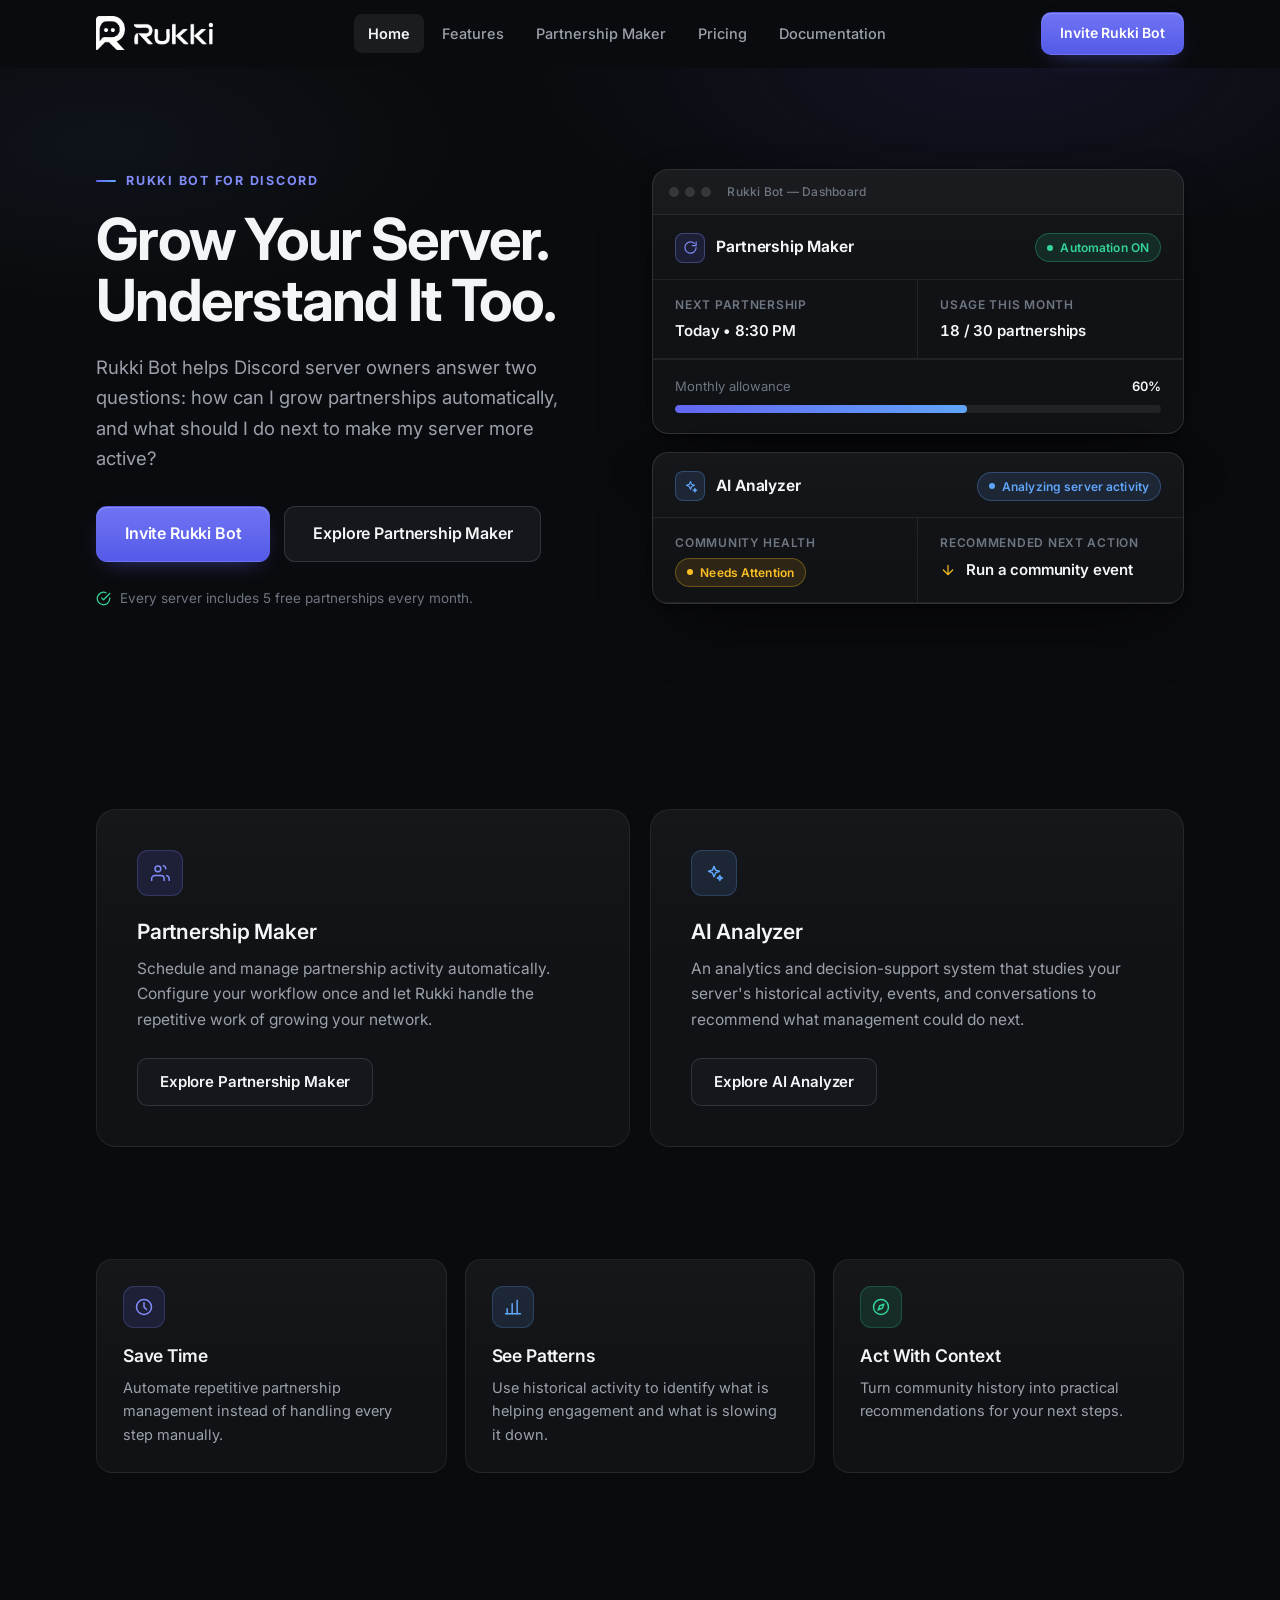
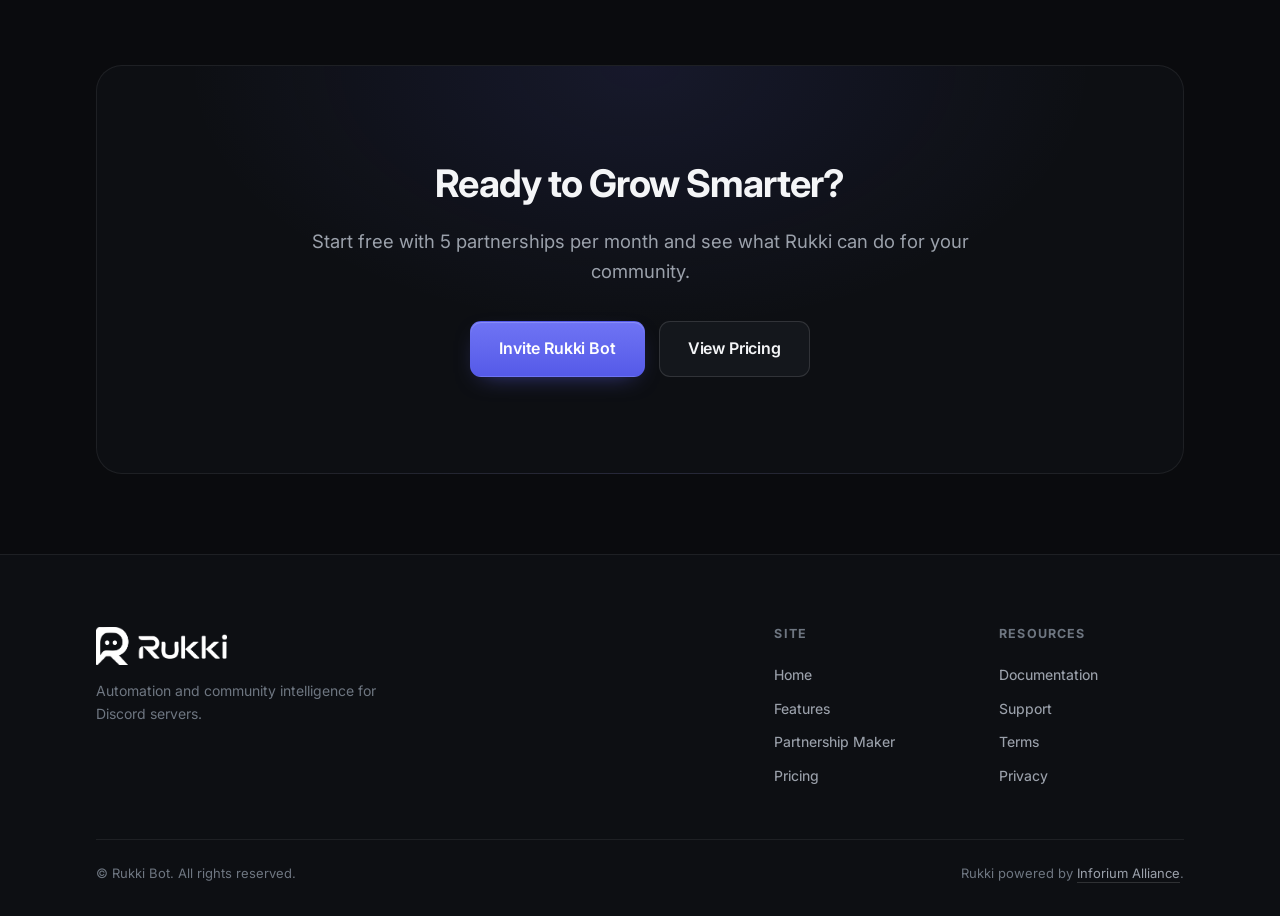
<file: index.html>
<!DOCTYPE html>
<html lang="en">
<head>
  <meta charset="UTF-8">
  <meta name="viewport" content="width=device-width, initial-scale=1.0">
  <title>Rukki Bot — Discord Partnership Automation &amp; Community Intelligence</title>
  <meta name="description" content="Rukki Bot automates Discord partnerships and analyzes your server activity to help you understand what your community needs next.">
  <meta name="theme-color" content="#0a0b0e">
  <link rel="icon" type="image/x-icon" href="assets/favicon.ico">
  <link rel="icon" type="image/png" sizes="32x32" href="assets/favicon-32.png">
  <link rel="icon" type="image/png" sizes="192x192" href="assets/favicon-192.png">
  <link rel="icon" type="image/png" sizes="512x512" href="assets/favicon.png">
  <link rel="apple-touch-icon" sizes="180x180" href="assets/favicon-180.png">
  <meta property="og:image" content="assets/Logo_Rukki_1.png">
  <link rel="preconnect" href="https://fonts.googleapis.com">
  <link rel="preconnect" href="https://fonts.gstatic.com" crossorigin>
  <link rel="stylesheet" href="https://fonts.googleapis.com/css2?family=Inter:wght@400;500;600;700;800&display=swap">
  <link rel="stylesheet" href="assets/css/styles.css">
</head>
<body>
  <a class="skip-link" href="#main">Skip to content</a>

  <header class="site-header">
    <div class="container header-inner">
      <a class="brand" href="index.html" aria-label="Rukki Bot home">
        <img class="brand-logo brand-logo--wide" src="assets/Logo_Rukki_1.png" alt="Rukki Bot" width="5382" height="1563" decoding="async" fetchpriority="high">
        <img class="brand-logo brand-logo--icon" src="assets/Logo_Rukki.png" alt="Rukki Bot" width="1329" height="1563" decoding="async">
      </a>
      <nav class="primary-nav" id="primary-nav" aria-label="Primary">
        <ul>
          <li><a href="index.html" aria-current="page">Home</a></li>
          <li><a href="features.html">Features</a></li>
          <li><a href="partnership-maker/">Partnership Maker</a></li>
          <li><a href="pricing.html">Pricing</a></li>
          <li><a href="documentation.html">Documentation</a></li>
        </ul>
      </nav>
      <div class="header-cta">
        <a class="btn btn-primary" href="https://discord.com/oauth2/authorize?client_id=1541049924756439161&permissions=10240&integration_type=0&scope=bot" target="_blank" rel="noopener noreferrer"><span>Invite Rukki Bot</span></a>
        <button class="nav-toggle" aria-expanded="false" aria-controls="primary-nav" aria-label="Toggle navigation menu">
          <span></span>
          <span></span>
          <span></span>
        </button>
      </div>
    </div>
  </header>

  <main id="main">

    <section class="hero">
      <div class="container hero-grid">
        <div class="hero-copy">
          <p class="eyebrow reveal">Rukki Bot for Discord</p>
          <h1 class="h1 reveal">Grow Your Server.<br>Understand It Too.</h1>
          <p class="lede reveal reveal-d1">Rukki Bot helps Discord server owners answer two questions: how can I grow partnerships automatically, and what should I do next to make my server more active?</p>
          <div class="btn-row reveal reveal-d2">
            <a class="btn btn-primary btn-lg" href="https://discord.com/oauth2/authorize?client_id=1541049924756439161&permissions=10240&integration_type=0&scope=bot" target="_blank" rel="noopener noreferrer">Invite Rukki Bot</a>
            <a class="btn btn-secondary btn-lg" href="partnership-maker/">Explore Partnership Maker</a>
          </div>
          <p class="hero-note reveal reveal-d3">
            <svg viewBox="0 0 24 24" fill="none" stroke="currentColor" stroke-width="2" stroke-linecap="round" stroke-linejoin="round" aria-hidden="true"><path d="M22 11.08V12a10 10 0 1 1-5.93-9.14"/><path d="m9 11 3 3L22 4"/></svg>
            Every server includes 5 free partnerships every month.
          </p>
        </div>
        <div class="dash-stack" aria-label="Product previews">
          <article class="app-frame reveal">
            <div class="frame-bar" aria-hidden="true">
              <span class="frame-dot"></span><span class="frame-dot"></span><span class="frame-dot"></span>
              <span class="frame-label">Rukki Bot — Dashboard</span>
            </div>
            <div class="app-head">
              <span class="app-title">
                <span class="app-icon" aria-hidden="true"><svg viewBox="0 0 24 24" fill="none" stroke="currentColor" stroke-width="1.8" stroke-linecap="round" stroke-linejoin="round"><path d="M21 12a9 9 0 1 1-2.64-6.36"/><path d="M21 3v6h-6"/></svg></span>
                Partnership Maker
              </span>
              <span class="pill pill-on"><span class="dot pulse" aria-hidden="true"></span>Automation ON</span>
            </div>
            <div class="stat-grid">
              <div class="stat-cell">
                <div class="stat-label">Next Partnership</div>
                <div class="stat-value">Today • 8:30 PM</div>
              </div>
              <div class="stat-cell">
                <div class="stat-label">Usage This Month</div>
                <div class="stat-value">18 / 30 partnerships</div>
              </div>
            </div>
            <div class="progress-wrap">
              <div class="progress-meta"><span>Monthly allowance</span><strong>60%</strong></div>
              <div class="progress"><i></i></div>
            </div>
          </article>
          <article class="app-frame reveal reveal-d1">
            <div class="app-head">
              <span class="app-title">
                <span class="app-icon blue" aria-hidden="true"><svg viewBox="0 0 24 24" fill="none" stroke="currentColor" stroke-width="1.8" stroke-linecap="round" stroke-linejoin="round"><path d="M12 4l1.9 4.6L18.5 10l-4.6 1.9L12 16.5l-1.9-4.6L5.5 10l4.6-1.4z"/><path d="M19 15l.9 2.1L22 18l-2.1.9L19 21l-.9-2.1L16 18l2.1-.9z"/></svg></span>
                AI Analyzer
              </span>
              <span class="pill pill-blue"><span class="dot pulse" aria-hidden="true"></span>Analyzing server activity</span>
            </div>
            <div class="stat-grid">
              <div class="stat-cell">
                <div class="stat-label">Community Health</div>
                <div class="stat-value"><span class="pill pill-warn"><span class="dot" aria-hidden="true"></span>Needs Attention</span></div>
              </div>
              <div class="stat-cell">
                <div class="stat-label">Recommended Next Action</div>
                <div class="stat-value action-line"><svg viewBox="0 0 24 24" fill="none" stroke="currentColor" stroke-width="1.8" stroke-linecap="round" stroke-linejoin="round" aria-hidden="true"><path d="M12 5v14m7-7-7 7-7-7"/></svg>Run a community event</div>
              </div>
            </div>
          </article>
        </div>
      </div>
    </section>

    <section class="section">
      <div class="container">
        <div class="value-grid">
          <article class="value-card reveal">
            <span class="icon-chip" aria-hidden="true"><svg viewBox="0 0 24 24" fill="none" stroke="currentColor" stroke-width="1.8" stroke-linecap="round" stroke-linejoin="round"><path d="M17 21v-2a4 4 0 0 0-4-4H6a4 4 0 0 0-4 4v2"/><circle cx="9.5" cy="7" r="3.5"/><path d="M23 21v-2a4 4 0 0 0-3-3.87"/><path d="M16 3.13A4 4 0 0 1 19 7"/></svg></span>
            <h3 class="h3">Partnership Maker</h3>
            <p>Schedule and manage partnership activity automatically. Configure your workflow once and let Rukki handle the repetitive work of growing your network.</p>
            <a class="btn btn-secondary" href="partnership-maker/">Explore Partnership Maker</a>
          </article>
          <article class="value-card reveal reveal-d1">
            <span class="icon-chip blue" aria-hidden="true"><svg viewBox="0 0 24 24" fill="none" stroke="currentColor" stroke-width="1.8" stroke-linecap="round" stroke-linejoin="round"><path d="M12 4l1.9 4.6L18.5 10l-4.6 1.9L12 16.5l-1.9-4.6L5.5 10l4.6-1.4z"/><path d="M19 15l.9 2.1L22 18l-2.1.9L19 21l-.9-2.1L16 18l2.1-.9z"/></svg></span>
            <h3 class="h3">AI Analyzer</h3>
            <p>An analytics and decision-support system that studies your server's historical activity, events, and conversations to recommend what management could do next.</p>
            <a class="btn btn-secondary" href="partnership-maker/#ai-analyzer">Explore AI Analyzer</a>
          </article>
        </div>
      </div>
    </section>

    <section class="section">
      <div class="container">
        <div class="card-grid">
          <article class="card reveal">
            <span class="icon-chip" aria-hidden="true"><svg viewBox="0 0 24 24" fill="none" stroke="currentColor" stroke-width="1.8" stroke-linecap="round" stroke-linejoin="round"><circle cx="12" cy="12" r="9"/><path d="M12 7v5l3 3"/></svg></span>
            <h3 class="h3">Save Time</h3>
            <p>Automate repetitive partnership management instead of handling every step manually.</p>
          </article>
          <article class="card reveal reveal-d1">
            <span class="icon-chip blue" aria-hidden="true"><svg viewBox="0 0 24 24" fill="none" stroke="currentColor" stroke-width="1.8" stroke-linecap="round" stroke-linejoin="round"><path d="M5 20v-6M11 20V8M17 20V4"/><path d="M3 20h18"/></svg></span>
            <h3 class="h3">See Patterns</h3>
            <p>Use historical activity to identify what is helping engagement and what is slowing it down.</p>
          </article>
          <article class="card reveal reveal-d2">
            <span class="icon-chip green" aria-hidden="true"><svg viewBox="0 0 24 24" fill="none" stroke="currentColor" stroke-width="1.8" stroke-linecap="round" stroke-linejoin="round"><circle cx="12" cy="12" r="9"/><path d="m15.5 8.5-2 5-5 2 2-5z"/></svg></span>
            <h3 class="h3">Act With Context</h3>
            <p>Turn community history into practical recommendations for your next steps.</p>
          </article>
        </div>
      </div>
    </section>

    <section class="section-tight">
      <div class="container">
        <div class="cta-band reveal">
          <h2 class="h2">Ready to Grow Smarter?</h2>
          <p class="lede">Start free with 5 partnerships per month and see what Rukki can do for your community.</p>
          <div class="btn-row">
            <a class="btn btn-primary btn-lg" href="https://discord.com/oauth2/authorize?client_id=1541049924756439161&permissions=10240&integration_type=0&scope=bot" target="_blank" rel="noopener noreferrer">Invite Rukki Bot</a>
            <a class="btn btn-secondary btn-lg" href="pricing.html">View Pricing</a>
          </div>
        </div>
      </div>
    </section>

  </main>

  <footer class="site-footer">
    <div class="container">
      <div class="footer-grid">
        <div class="footer-brand">
          <a class="brand" href="index.html" aria-label="Rukki Bot home">
            <img class="brand-logo brand-logo--wide" src="assets/Logo_Rukki_1.png" alt="Rukki Bot" width="5382" height="1563" loading="lazy" decoding="async">
            <img class="brand-logo brand-logo--icon" src="assets/Logo_Rukki.png" alt="Rukki Bot" width="1329" height="1563" loading="lazy" decoding="async">
          </a>
          <p>Automation and community intelligence for Discord servers.</p>
        </div>
        <div class="footer-cols">
          <nav class="footer-col" aria-label="Site">
            <h3>Site</h3>
            <div class="footer-links">
              <a href="index.html">Home</a>
              <a href="features.html">Features</a>
              <a href="partnership-maker/">Partnership Maker</a>
              <a href="pricing.html">Pricing</a>
            </div>
          </nav>
          <nav class="footer-col" aria-label="Resources and legal">
            <h3>Resources</h3>
            <div class="footer-links">
              <a href="documentation.html">Documentation</a>
              <a href="support.html">Support</a>
              <a href="terms.html">Terms</a>
              <a href="privacy.html">Privacy</a>
            </div>
          </nav>
        </div>
      </div>
      <div class="footer-bottom">
        <p>© Rukki Bot. All rights reserved.</p>
        <p>Rukki powered by <a href="https://inforium-alliance.netlify.app/" target="_blank" rel="noopener noreferrer">Inforium Alliance</a>.</p>
      </div>
    </div>
  </footer>

  <script src="assets/js/main.js"></script>
</body>
</html>
</file>
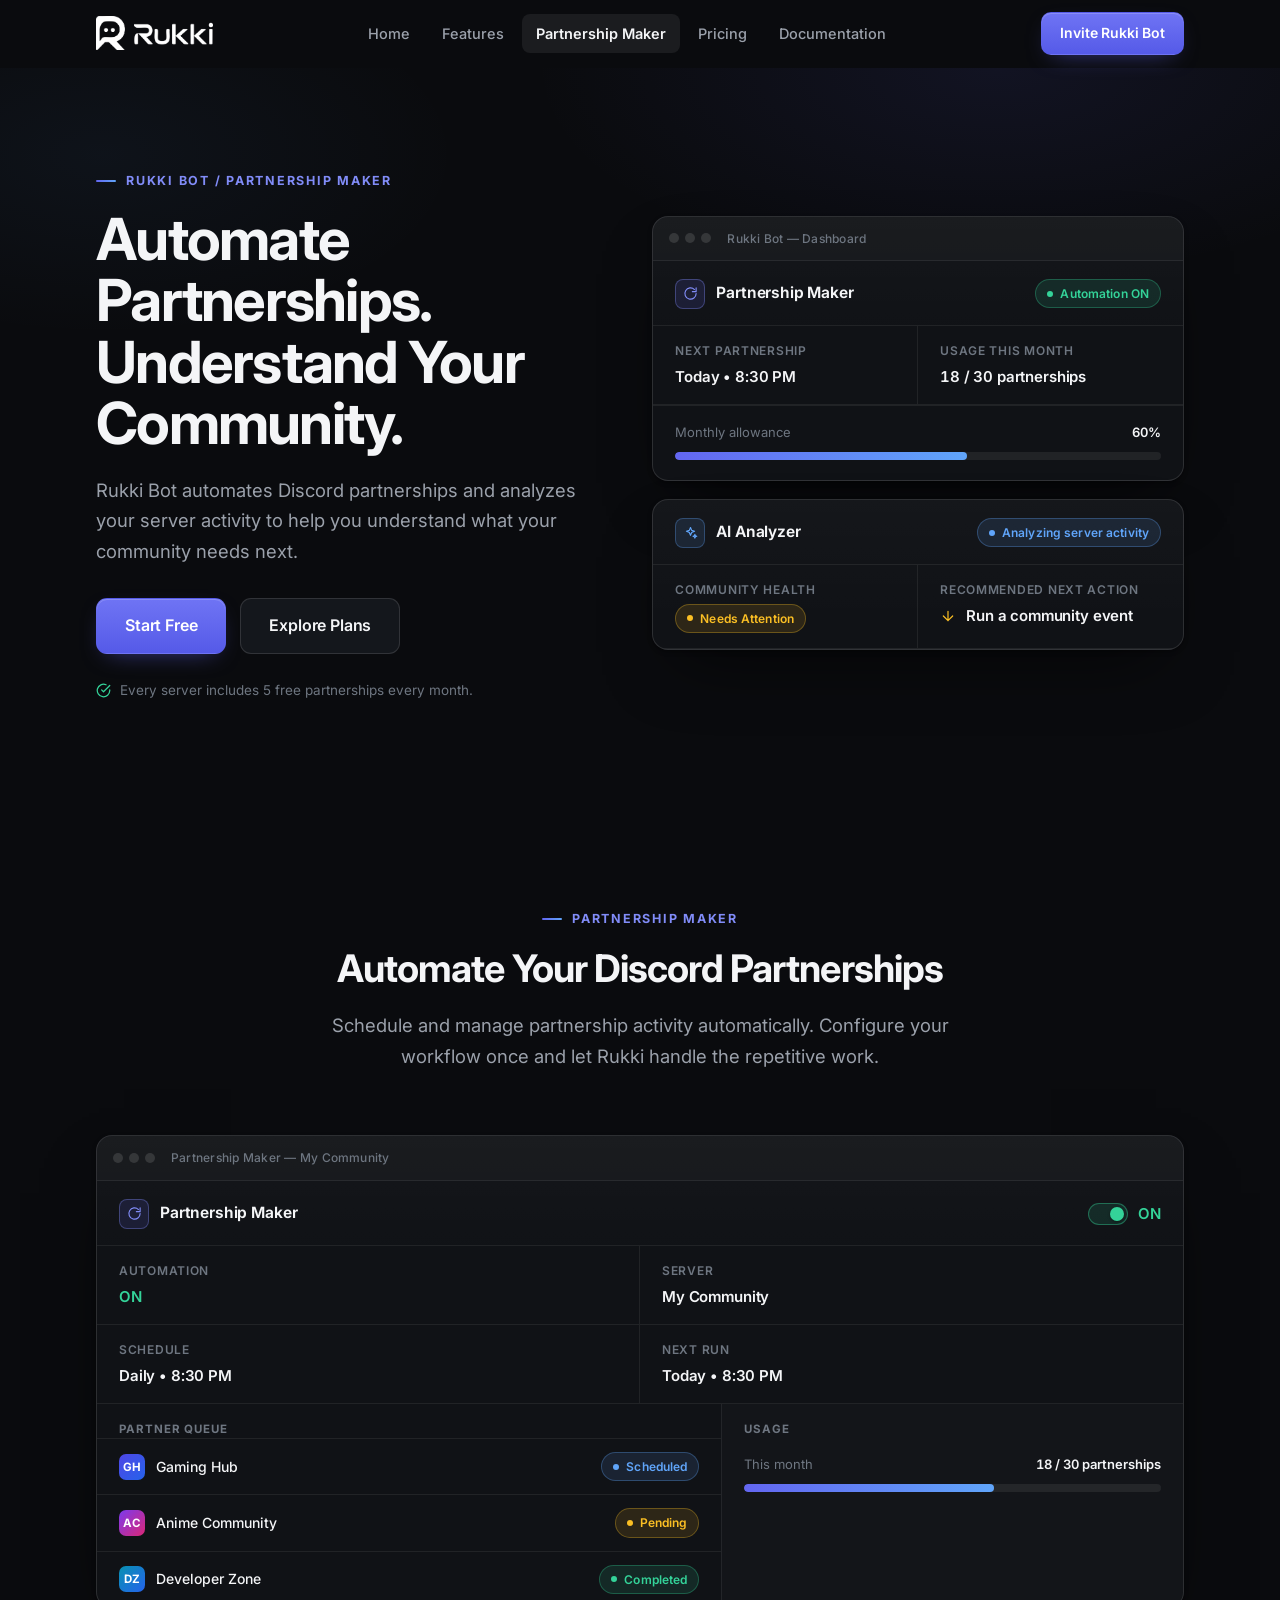
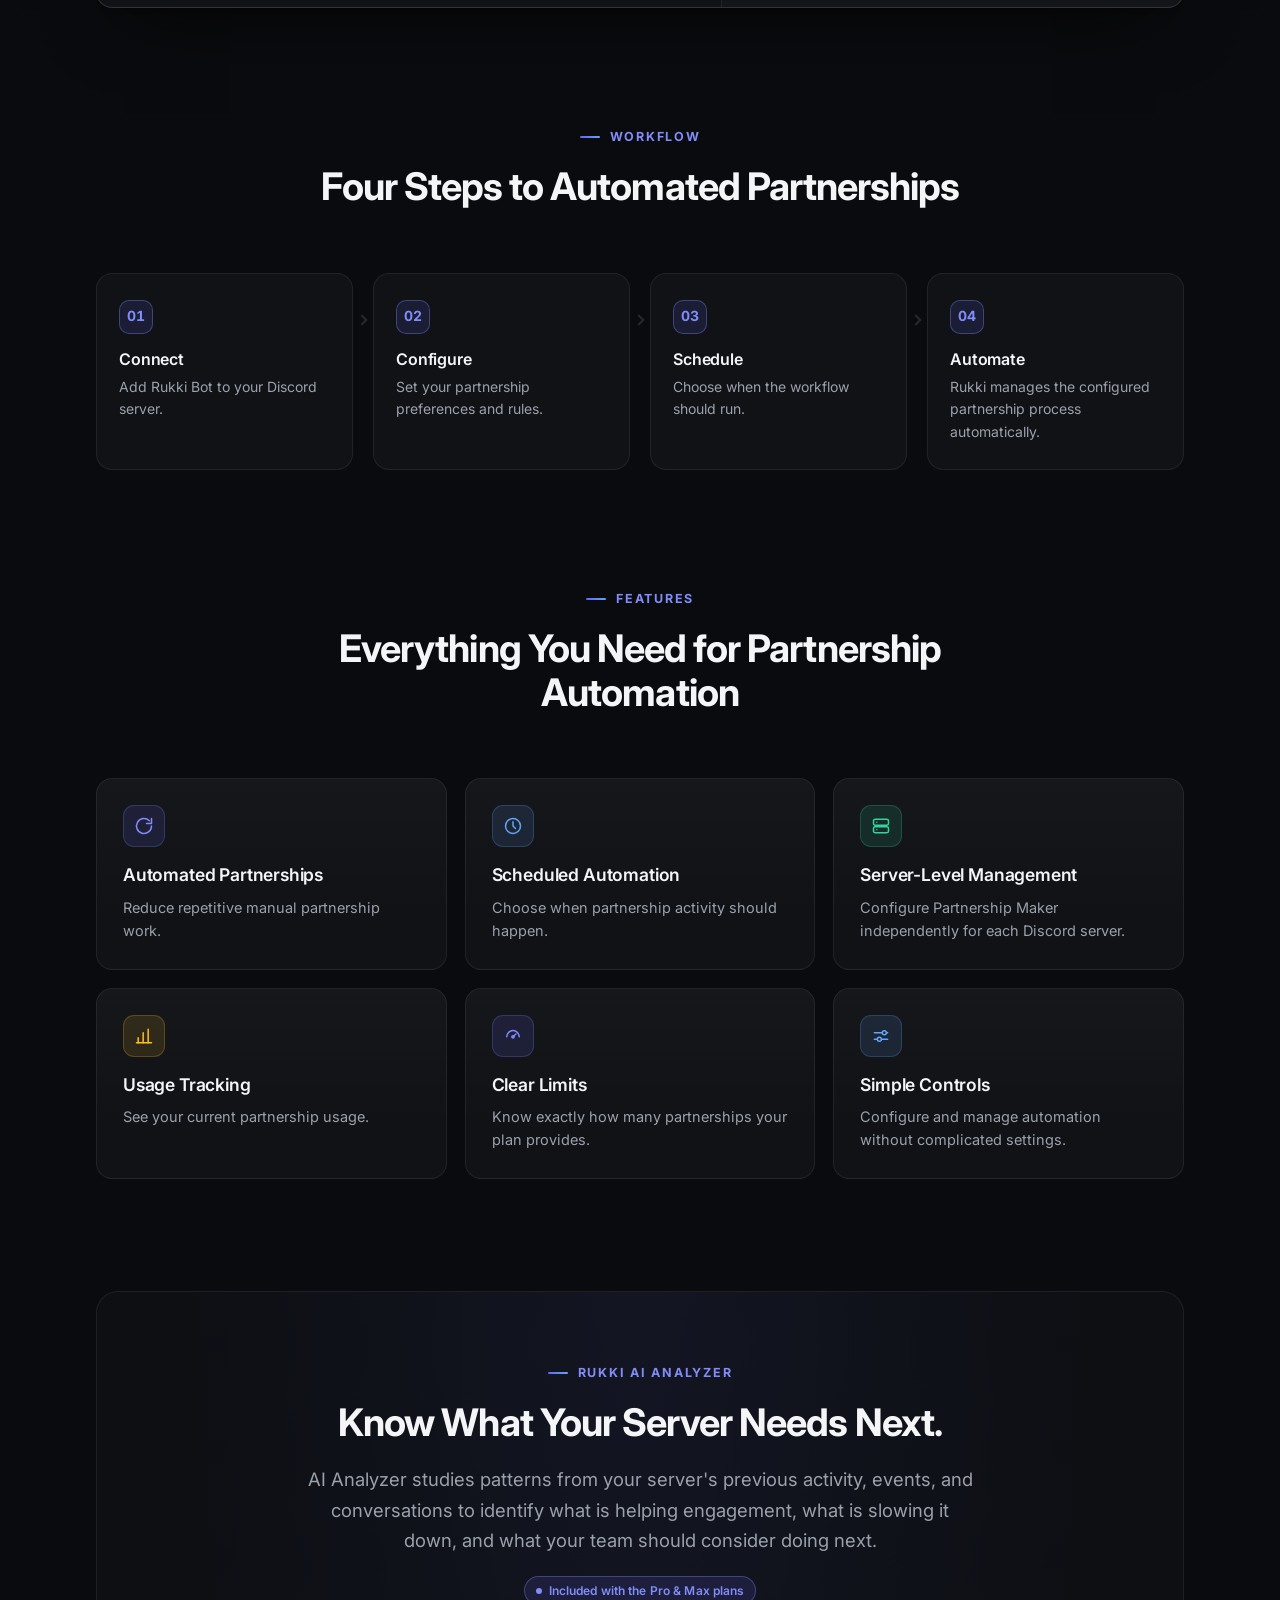
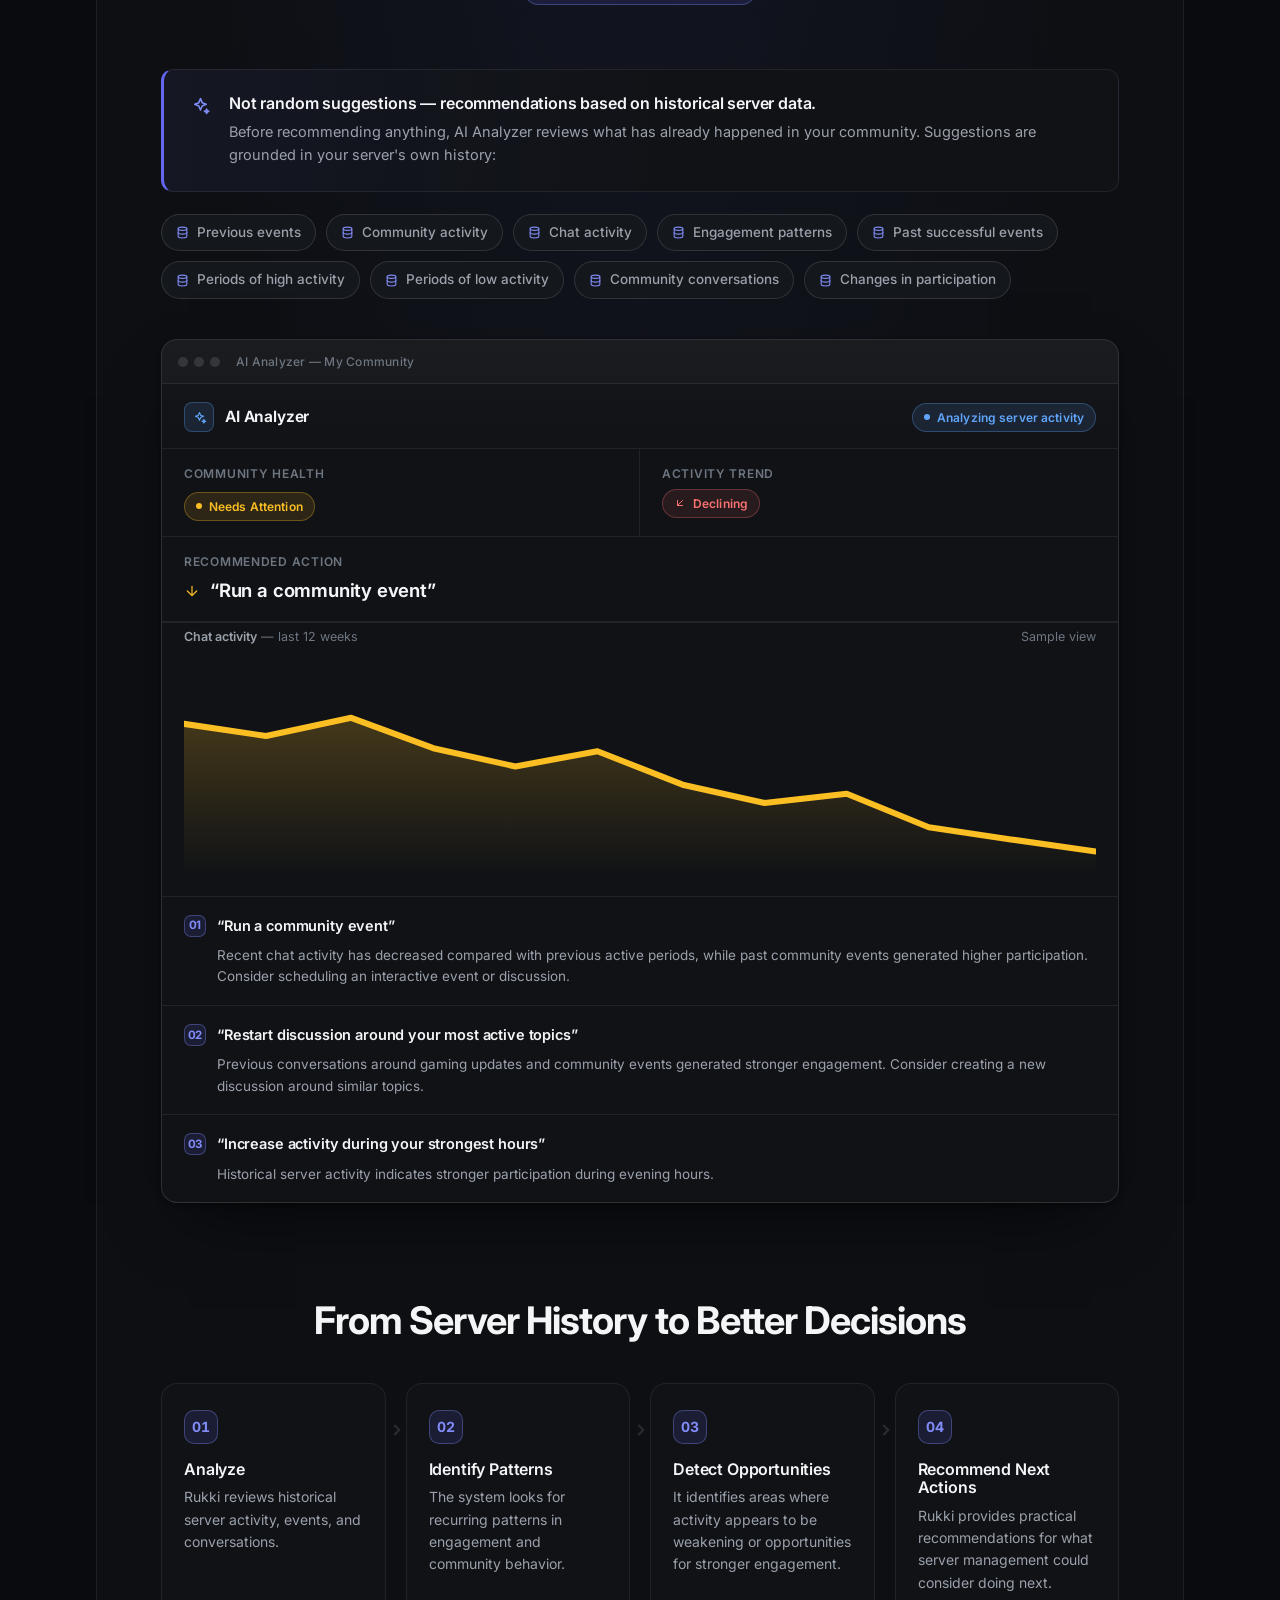
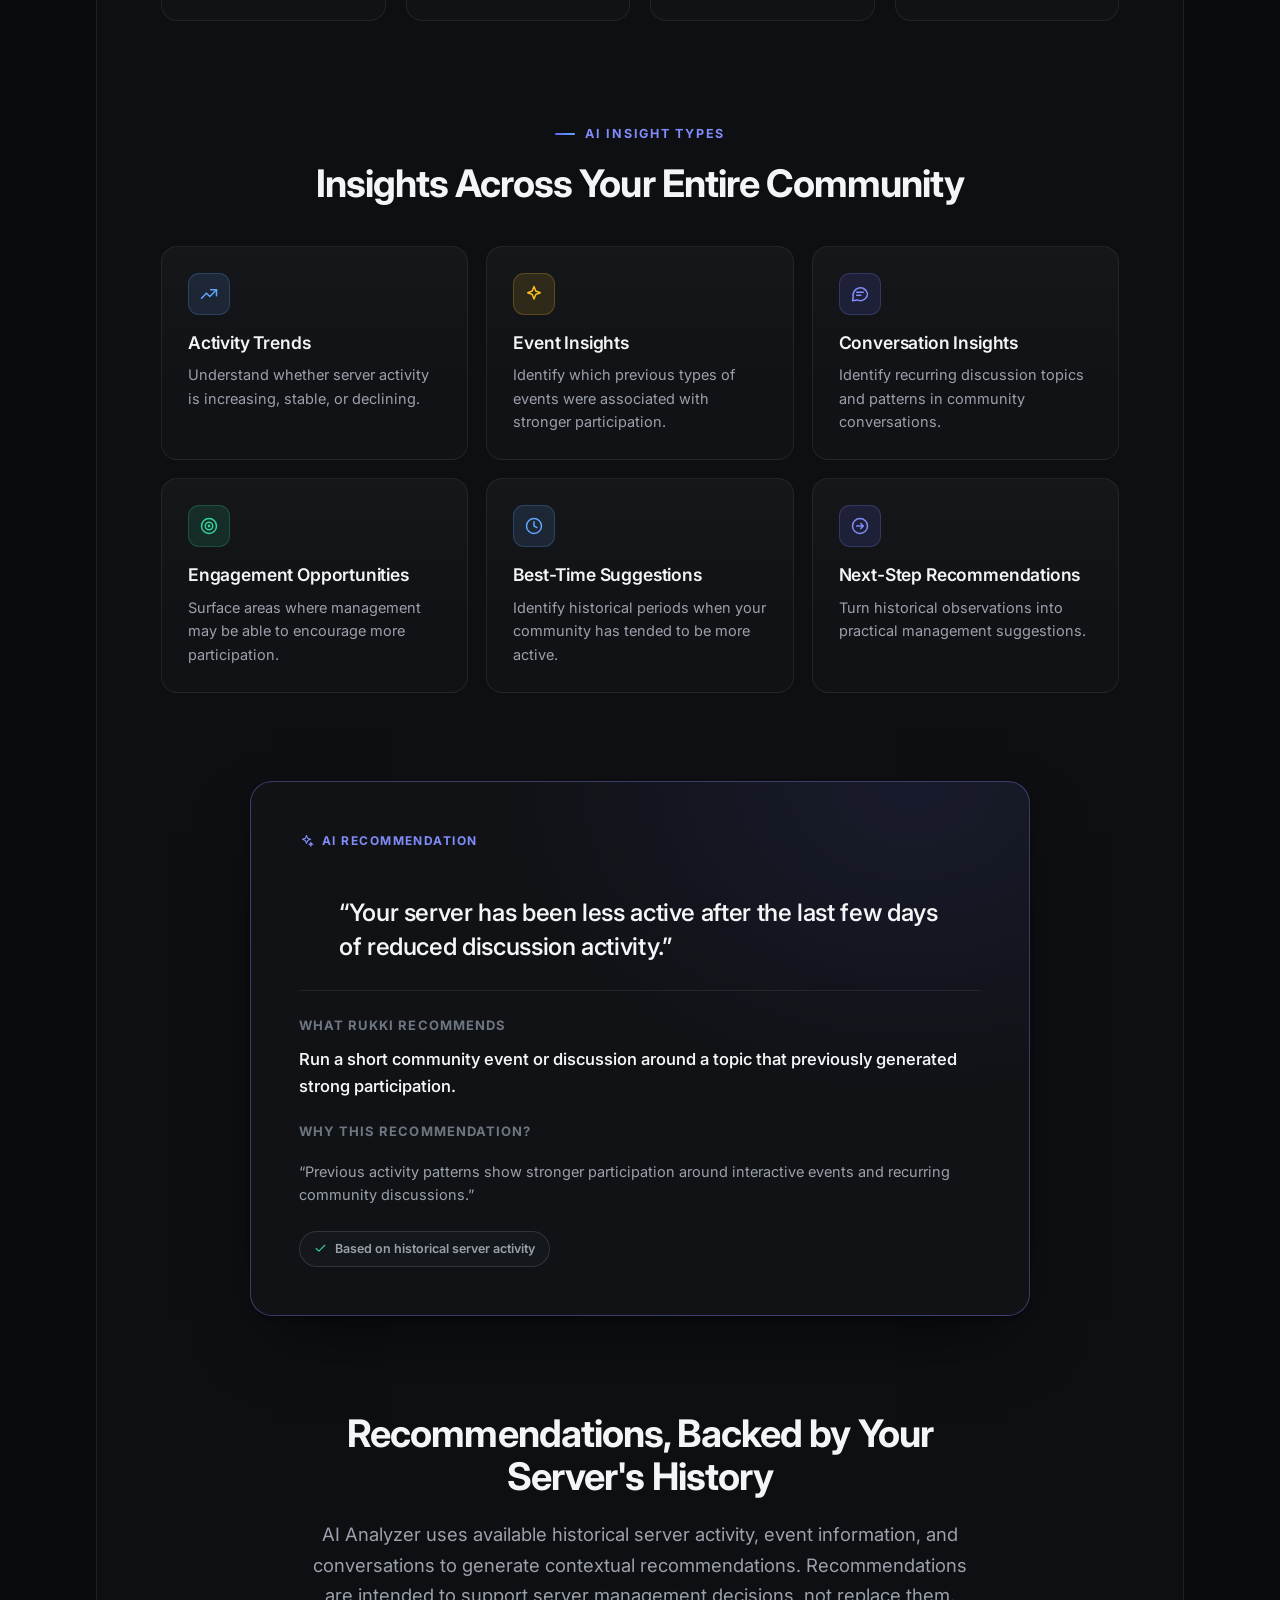
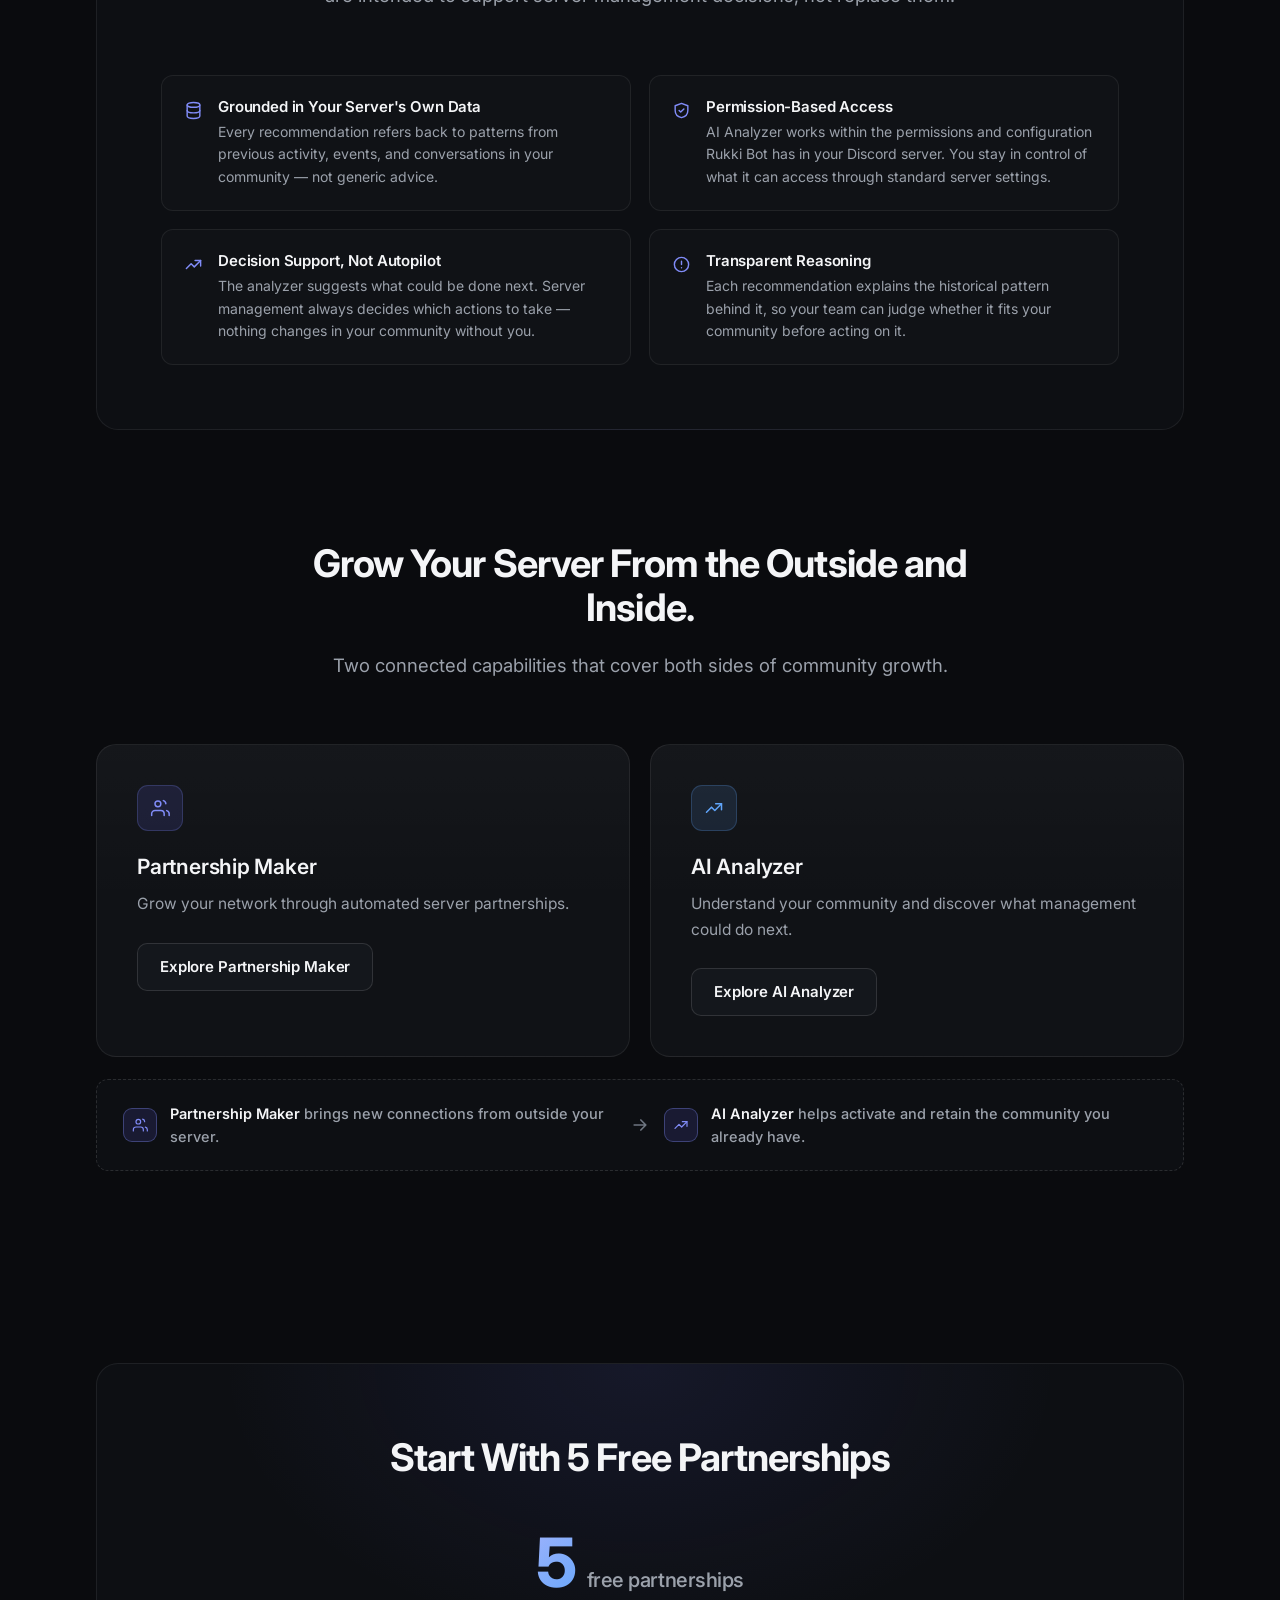
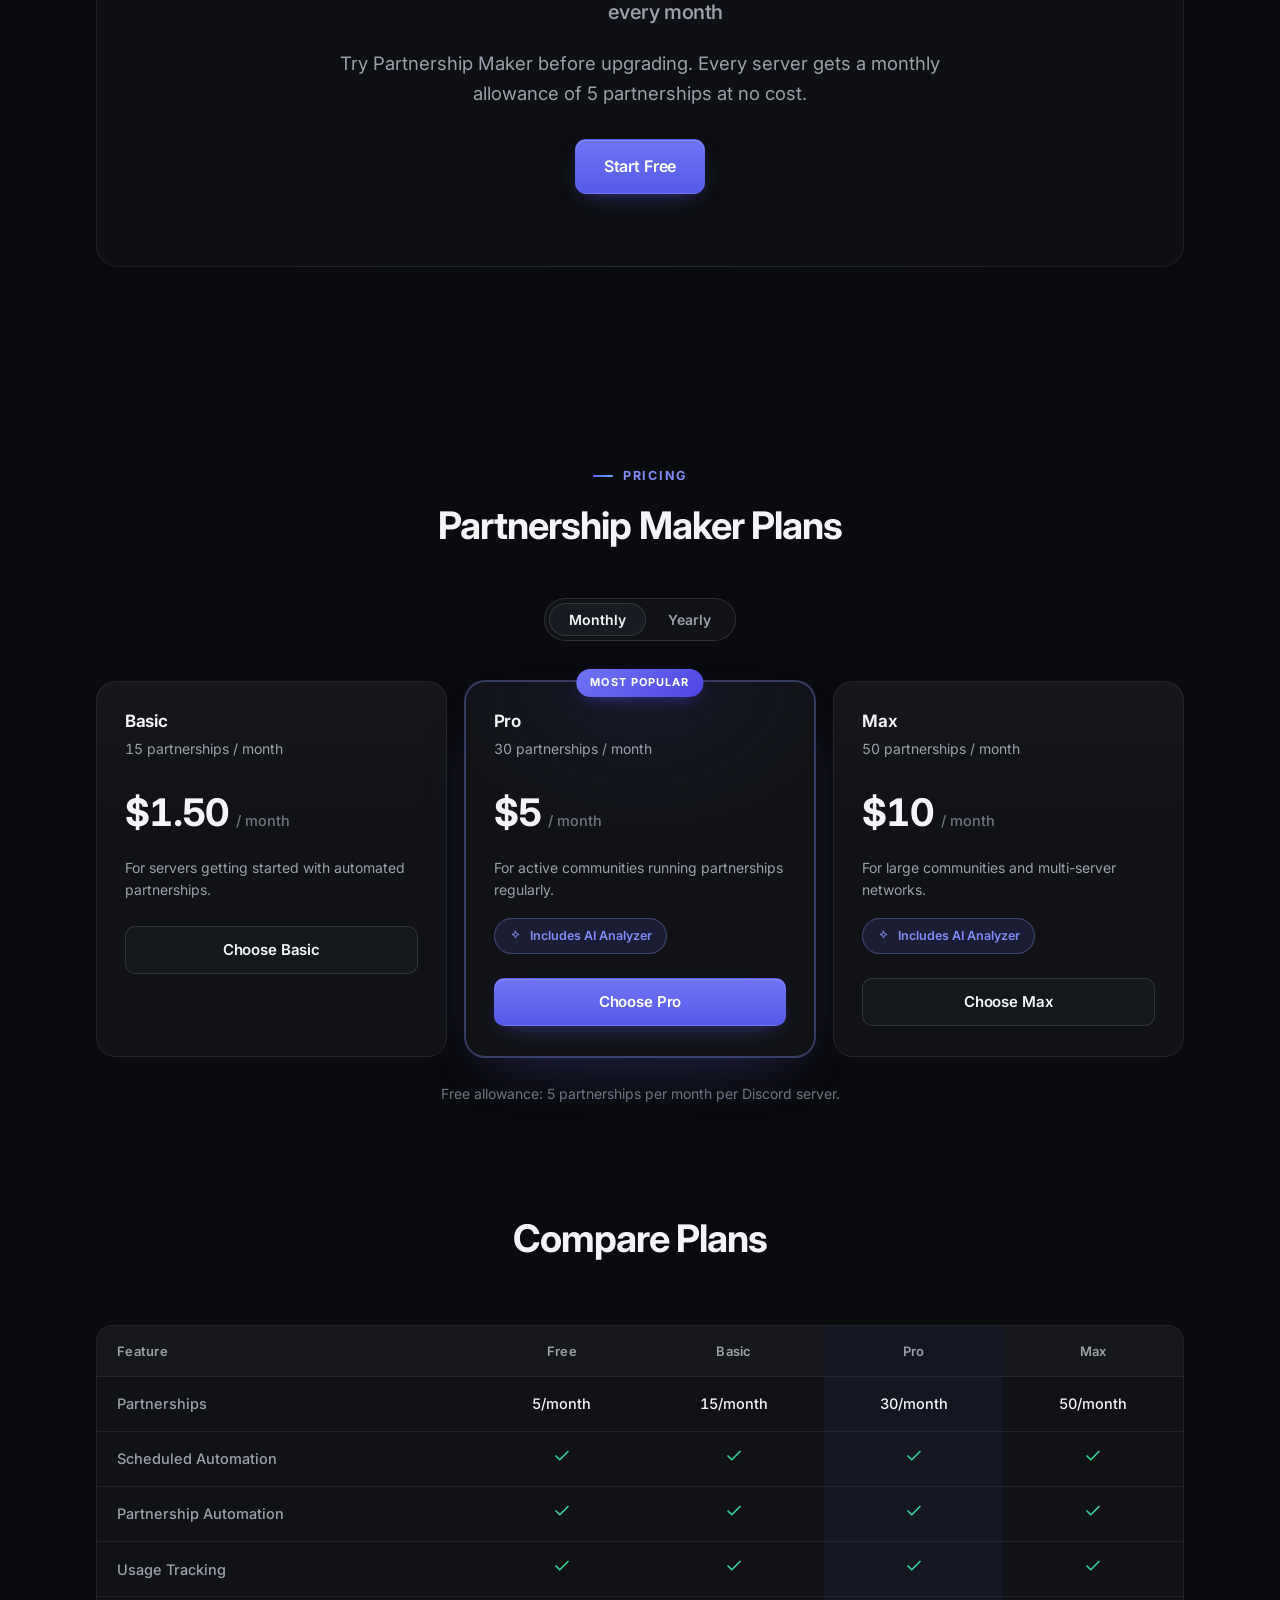
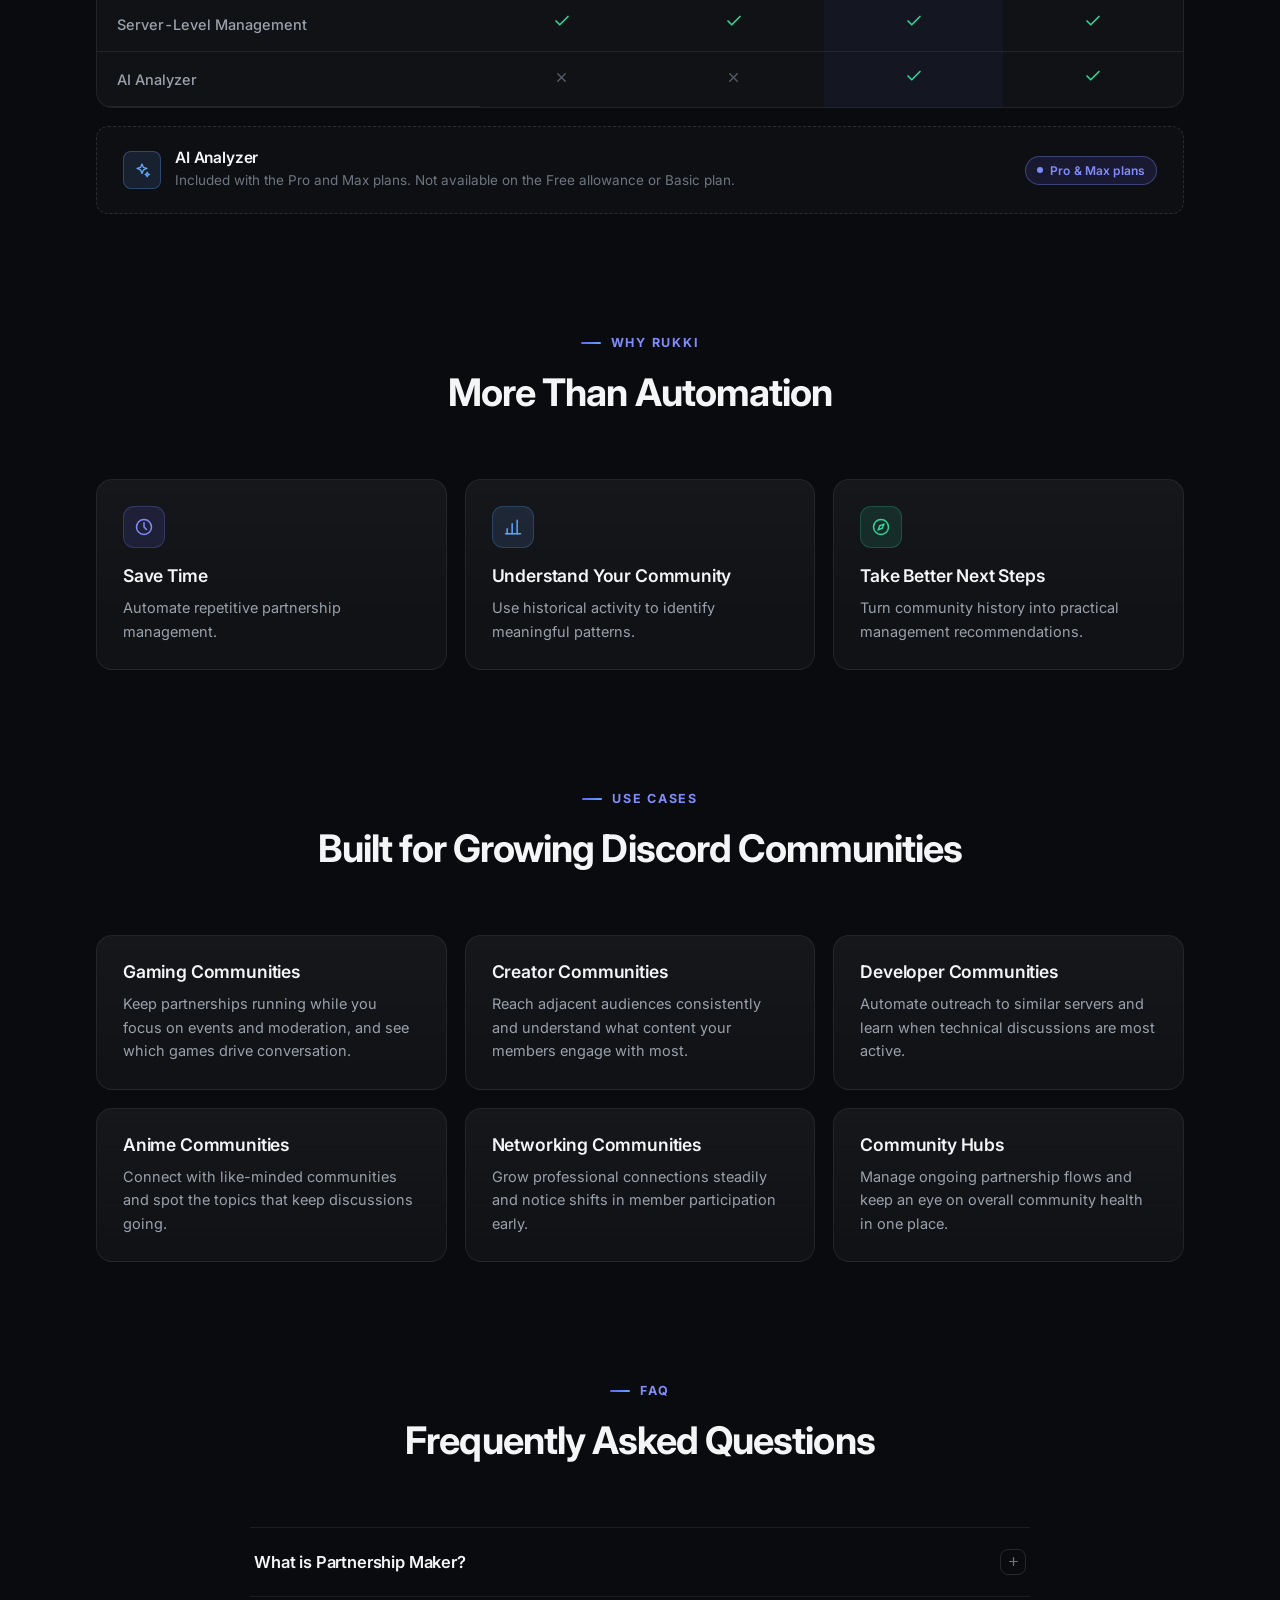
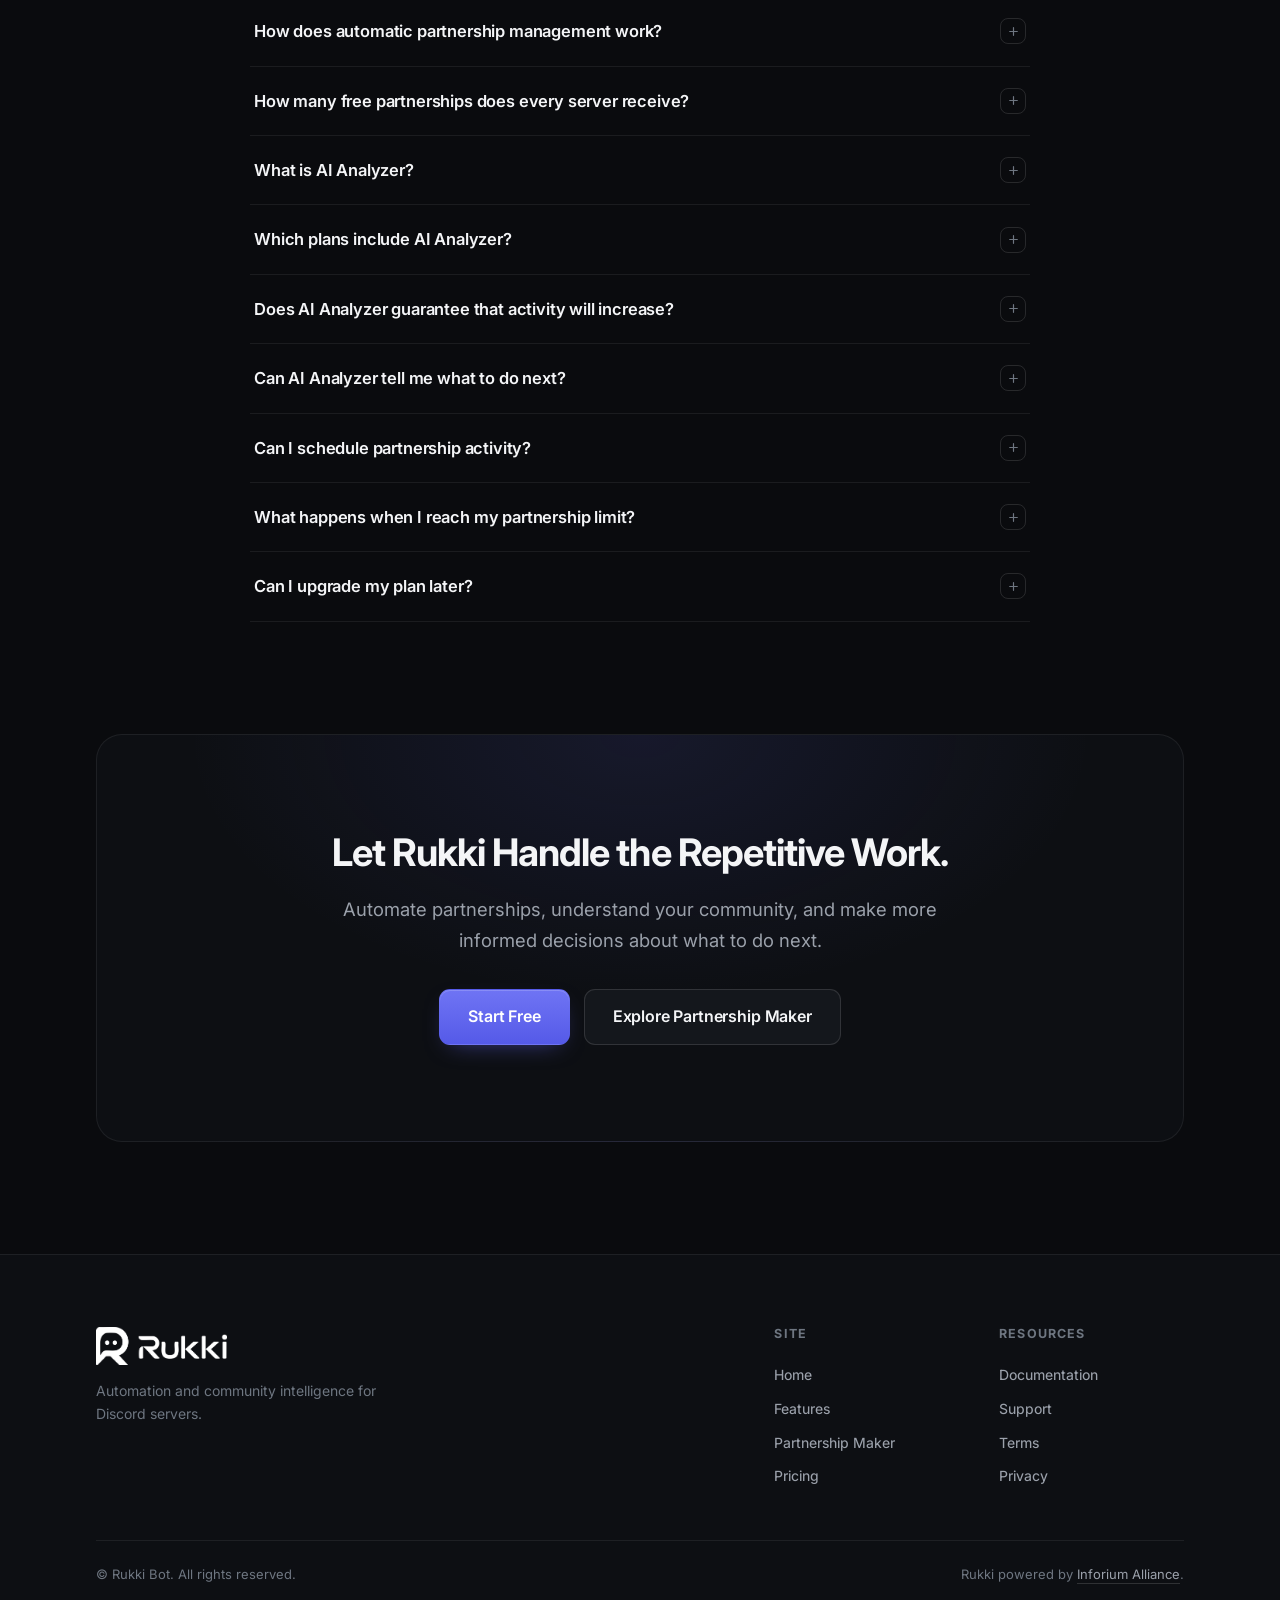
<file: partnership-maker/index.html>
<!DOCTYPE html>
<html lang="en">
<head>
  <meta charset="UTF-8">
  <meta name="viewport" content="width=device-width, initial-scale=1.0">
  <title>Partnership Maker &amp; AI Analyzer — Rukki Bot</title>
  <meta name="description" content="Rukki Bot automates Discord partnerships and analyzes your server activity to help you understand what your community needs next.">
  <meta name="theme-color" content="#0a0b0e">
  <meta property="og:type" content="website">
  <meta property="og:title" content="Partnership Maker &amp; AI Analyzer — Rukki Bot">
  <meta property="og:description" content="Automate Discord partnerships and understand your community with AI-powered analysis of your server's history.">
  <link rel="icon" type="image/x-icon" href="../assets/favicon.ico">
  <link rel="icon" type="image/png" sizes="32x32" href="../assets/favicon-32.png">
  <link rel="icon" type="image/png" sizes="192x192" href="../assets/favicon-192.png">
  <link rel="icon" type="image/png" sizes="512x512" href="../assets/favicon.png">
  <link rel="apple-touch-icon" sizes="180x180" href="../assets/favicon-180.png">
  <meta property="og:image" content="../assets/Logo_Rukki_1.png">
  <link rel="preconnect" href="https://fonts.googleapis.com">
  <link rel="preconnect" href="https://fonts.gstatic.com" crossorigin>
  <link rel="stylesheet" href="https://fonts.googleapis.com/css2?family=Inter:wght@400;500;600;700;800&display=swap">
  <link rel="stylesheet" href="../assets/css/styles.css">
</head>
<body>
  <a class="skip-link" href="#main">Skip to content</a>

  <header class="site-header">
    <div class="container header-inner">
      <a class="brand" href="../index.html" aria-label="Rukki Bot home">
        <img class="brand-logo brand-logo--wide" src="../assets/Logo_Rukki_1.png" alt="Rukki Bot" width="5382" height="1563" decoding="async" fetchpriority="high">
        <img class="brand-logo brand-logo--icon" src="../assets/Logo_Rukki.png" alt="Rukki Bot" width="1329" height="1563" decoding="async">
      </a>
      <nav class="primary-nav" id="primary-nav" aria-label="Primary">
        <ul>
          <li><a href="../index.html">Home</a></li>
          <li><a href="../features.html">Features</a></li>
          <li><a href="./index.html" aria-current="page">Partnership Maker</a></li>
          <li><a href="../pricing.html">Pricing</a></li>
          <li><a href="../documentation.html">Documentation</a></li>
        </ul>
      </nav>
      <div class="header-cta">
        <a class="btn btn-primary" href="https://discord.com/oauth2/authorize?client_id=1541049924756439161&permissions=10240&integration_type=0&scope=bot" target="_blank" rel="noopener noreferrer"><span>Invite Rukki Bot</span></a>
        <button class="nav-toggle" aria-expanded="false" aria-controls="primary-nav" aria-label="Toggle navigation menu">
          <span></span>
          <span></span>
          <span></span>
        </button>
      </div>
    </div>
  </header>

  <main id="main">

    <section class="hero">
      <div class="container hero-grid">
        <div class="hero-copy">
          <p class="eyebrow reveal">Rukki Bot / Partnership Maker</p>
          <h1 class="h1 reveal">Automate Partnerships.<br>Understand Your Community.</h1>
          <p class="lede reveal reveal-d1">Rukki Bot automates Discord partnerships and analyzes your server activity to help you understand what your community needs next.</p>
          <div class="btn-row reveal reveal-d2">
            <a class="btn btn-primary btn-lg" href="https://discord.com/oauth2/authorize?client_id=1541049924756439161&permissions=10240&integration_type=0&scope=bot" target="_blank" rel="noopener noreferrer">Start Free</a>
            <a class="btn btn-secondary btn-lg" href="#pricing">Explore Plans</a>
          </div>
          <p class="hero-note reveal reveal-d3">
            <svg viewBox="0 0 24 24" fill="none" stroke="currentColor" stroke-width="2" stroke-linecap="round" stroke-linejoin="round" aria-hidden="true"><path d="M22 11.08V12a10 10 0 1 1-5.93-9.14"/><path d="m9 11 3 3L22 4"/></svg>
            Every server includes 5 free partnerships every month.
          </p>
        </div>
        <div class="dash-stack" aria-label="Product previews">
          <article class="app-frame reveal">
            <div class="frame-bar" aria-hidden="true">
              <span class="frame-dot"></span><span class="frame-dot"></span><span class="frame-dot"></span>
              <span class="frame-label">Rukki Bot — Dashboard</span>
            </div>
            <div class="app-head">
              <span class="app-title">
                <span class="app-icon" aria-hidden="true"><svg viewBox="0 0 24 24" fill="none" stroke="currentColor" stroke-width="1.8" stroke-linecap="round" stroke-linejoin="round"><path d="M21 12a9 9 0 1 1-2.64-6.36"/><path d="M21 3v6h-6"/></svg></span>
                Partnership Maker
              </span>
              <span class="pill pill-on"><span class="dot pulse" aria-hidden="true"></span>Automation ON</span>
            </div>
            <div class="stat-grid">
              <div class="stat-cell">
                <div class="stat-label">Next Partnership</div>
                <div class="stat-value">Today • 8:30 PM</div>
              </div>
              <div class="stat-cell">
                <div class="stat-label">Usage This Month</div>
                <div class="stat-value">18 / 30 partnerships</div>
              </div>
            </div>
            <div class="progress-wrap">
              <div class="progress-meta"><span>Monthly allowance</span><strong>60%</strong></div>
              <div class="progress"><i></i></div>
            </div>
          </article>
          <article class="app-frame reveal reveal-d1">
            <div class="app-head">
              <span class="app-title">
                <span class="app-icon blue" aria-hidden="true"><svg viewBox="0 0 24 24" fill="none" stroke="currentColor" stroke-width="1.8" stroke-linecap="round" stroke-linejoin="round"><path d="M12 4l1.9 4.6L18.5 10l-4.6 1.9L12 16.5l-1.9-4.6L5.5 10l4.6-1.4z"/><path d="M19 15l.9 2.1L22 18l-2.1.9L19 21l-.9-2.1L16 18l2.1-.9z"/></svg></span>
                AI Analyzer
              </span>
              <span class="pill pill-blue"><span class="dot pulse" aria-hidden="true"></span>Analyzing server activity</span>
            </div>
            <div class="stat-grid">
              <div class="stat-cell">
                <div class="stat-label">Community Health</div>
                <div class="stat-value"><span class="pill pill-warn"><span class="dot" aria-hidden="true"></span>Needs Attention</span></div>
              </div>
              <div class="stat-cell">
                <div class="stat-label">Recommended Next Action</div>
                <div class="stat-value action-line"><svg viewBox="0 0 24 24" fill="none" stroke="currentColor" stroke-width="1.8" stroke-linecap="round" stroke-linejoin="round" aria-hidden="true"><path d="M12 5v14m7-7-7 7-7-7"/></svg>Run a community event</div>
              </div>
            </div>
          </article>
        </div>
      </div>
    </section>

    <section class="section" id="partnership-maker">
      <div class="container">
        <div class="section-head center reveal">
          <p class="eyebrow">Partnership Maker</p>
          <h2 class="h2">Automate Your Discord Partnerships</h2>
          <p class="lede">Schedule and manage partnership activity automatically. Configure your workflow once and let Rukki handle the repetitive work.</p>
        </div>
        <article class="app-frame reveal">
          <div class="frame-bar" aria-hidden="true">
            <span class="frame-dot"></span><span class="frame-dot"></span><span class="frame-dot"></span>
            <span class="frame-label">Partnership Maker — My Community</span>
          </div>
          <div class="app-head">
            <span class="app-title">
              <span class="app-icon" aria-hidden="true"><svg viewBox="0 0 24 24" fill="none" stroke="currentColor" stroke-width="1.8" stroke-linecap="round" stroke-linejoin="round"><path d="M21 12a9 9 0 1 1-2.64-6.36"/><path d="M21 3v6h-6"/></svg></span>
              Partnership Maker
            </span>
            <span class="toggle"><span class="toggle-track" aria-hidden="true"></span><span class="stat-value ok">ON</span></span>
          </div>
          <div class="stat-grid">
            <div class="stat-cell">
              <div class="stat-label">Automation</div>
              <div class="stat-value ok">ON</div>
            </div>
            <div class="stat-cell">
              <div class="stat-label">Server</div>
              <div class="stat-value">My Community</div>
            </div>
            <div class="stat-cell">
              <div class="stat-label">Schedule</div>
              <div class="stat-value">Daily • 8:30 PM</div>
            </div>
            <div class="stat-cell">
              <div class="stat-label">Next Run</div>
              <div class="stat-value">Today • 8:30 PM</div>
            </div>
          </div>
          <div class="pm-split">
            <div>
              <p class="panel-label">Partner Queue</p>
              <div class="queue">
                <div class="queue-row">
                  <span class="queue-name"><span class="queue-avatar" aria-hidden="true">GH</span>Gaming Hub</span>
                  <span class="pill pill-blue"><span class="dot" aria-hidden="true"></span>Scheduled</span>
                </div>
                <div class="queue-row">
                  <span class="queue-name"><span class="queue-avatar alt" aria-hidden="true">AC</span>Anime Community</span>
                  <span class="pill pill-warn"><span class="dot" aria-hidden="true"></span>Pending</span>
                </div>
                <div class="queue-row">
                  <span class="queue-name"><span class="queue-avatar alt2" aria-hidden="true">DZ</span>Developer Zone</span>
                  <span class="pill pill-on"><span class="dot" aria-hidden="true"></span>Completed</span>
                </div>
              </div>
            </div>
            <div class="pm-side">
              <p class="panel-label">Usage</p>
              <div class="progress-wrap" style="border-top: none;">
                <div class="progress-meta"><span>This month</span><strong>18 / 30 partnerships</strong></div>
                <div class="progress"><i></i></div>
              </div>
            </div>
          </div>
        </article>
      </div>
    </section>

    <section class="section">
      <div class="container">
        <div class="section-head center reveal">
          <p class="eyebrow">Workflow</p>
          <h2 class="h2">Four Steps to Automated Partnerships</h2>
        </div>
        <ol class="steps connect">
          <li class="step reveal">
            <span class="step-n">01</span>
            <h3 class="h3">Connect</h3>
            <p>Add Rukki Bot to your Discord server.</p>
          </li>
          <li class="step reveal reveal-d1">
            <span class="step-n">02</span>
            <h3 class="h3">Configure</h3>
            <p>Set your partnership preferences and rules.</p>
          </li>
          <li class="step reveal reveal-d2">
            <span class="step-n">03</span>
            <h3 class="h3">Schedule</h3>
            <p>Choose when the workflow should run.</p>
          </li>
          <li class="step reveal reveal-d3">
            <span class="step-n">04</span>
            <h3 class="h3">Automate</h3>
            <p>Rukki manages the configured partnership process automatically.</p>
          </li>
        </ol>
      </div>
    </section>

    <section class="section">
      <div class="container">
        <div class="section-head center reveal">
          <p class="eyebrow">Features</p>
          <h2 class="h2">Everything You Need for Partnership Automation</h2>
        </div>
        <div class="card-grid">
          <article class="card reveal">
            <span class="icon-chip" aria-hidden="true"><svg viewBox="0 0 24 24" fill="none" stroke="currentColor" stroke-width="1.8" stroke-linecap="round" stroke-linejoin="round"><path d="M21 12a9 9 0 1 1-2.64-6.36"/><path d="M21 3v6h-6"/></svg></span>
            <h3 class="h3">Automated Partnerships</h3>
            <p>Reduce repetitive manual partnership work.</p>
          </article>
          <article class="card reveal reveal-d1">
            <span class="icon-chip blue" aria-hidden="true"><svg viewBox="0 0 24 24" fill="none" stroke="currentColor" stroke-width="1.8" stroke-linecap="round" stroke-linejoin="round"><circle cx="12" cy="12" r="9"/><path d="M12 7v5l3 3"/></svg></span>
            <h3 class="h3">Scheduled Automation</h3>
            <p>Choose when partnership activity should happen.</p>
          </article>
          <article class="card reveal reveal-d2">
            <span class="icon-chip green" aria-hidden="true"><svg viewBox="0 0 24 24" fill="none" stroke="currentColor" stroke-width="1.8" stroke-linecap="round" stroke-linejoin="round"><rect x="3" y="4" width="18" height="7" rx="2"/><rect x="3" y="13" width="18" height="7" rx="2"/><path d="M7 7.5h.01M7 16.5h.01"/></svg></span>
            <h3 class="h3">Server-Level Management</h3>
            <p>Configure Partnership Maker independently for each Discord server.</p>
          </article>
          <article class="card reveal">
            <span class="icon-chip amber" aria-hidden="true"><svg viewBox="0 0 24 24" fill="none" stroke="currentColor" stroke-width="1.8" stroke-linecap="round" stroke-linejoin="round"><path d="M5 20v-6M11 20V8M17 20V4"/><path d="M3 20h18"/></svg></span>
            <h3 class="h3">Usage Tracking</h3>
            <p>See your current partnership usage.</p>
          </article>
          <article class="card reveal reveal-d1">
            <span class="icon-chip" aria-hidden="true"><svg viewBox="0 0 24 24" fill="none" stroke="currentColor" stroke-width="1.8" stroke-linecap="round" stroke-linejoin="round"><path d="M4.5 13a7.5 7.5 0 1 1 15 0"/><path d="M12 13l3.5-3.5"/><circle cx="12" cy="13" r="1.4"/></svg></span>
            <h3 class="h3">Clear Limits</h3>
            <p>Know exactly how many partnerships your plan provides.</p>
          </article>
          <article class="card reveal reveal-d2">
            <span class="icon-chip blue" aria-hidden="true"><svg viewBox="0 0 24 24" fill="none" stroke="currentColor" stroke-width="1.8" stroke-linecap="round" stroke-linejoin="round"><path d="M4 8h9M19 8h1M4 16h3M13 16h7"/><circle cx="16" cy="8" r="2.4"/><circle cx="10" cy="16" r="2.4"/></svg></span>
            <h3 class="h3">Simple Controls</h3>
            <p>Configure and manage automation without complicated settings.</p>
          </article>
        </div>
      </div>
    </section>

    <section class="section ai-section" id="ai-analyzer">
      <div class="container">
        <div class="ai-shell">
          <div class="section-head center reveal">
            <p class="eyebrow">Rukki AI Analyzer</p>
            <h2 class="h2">Know What Your Server Needs Next.</h2>
            <p class="lede">AI Analyzer studies patterns from your server's previous activity, events, and conversations to identify what is helping engagement, what is slowing it down, and what your team should consider doing next.</p>
            <p style="margin-top: 20px;"><span class="pill pill-accent"><span class="dot" aria-hidden="true"></span>Included with the Pro &amp; Max plans</span></p>
          </div>
          <div class="callout reveal">
            <span class="callout-icon" aria-hidden="true"><svg viewBox="0 0 24 24" fill="none" stroke="currentColor" stroke-width="1.8" stroke-linecap="round" stroke-linejoin="round"><path d="M12 3l1.9 4.6L18.5 9.5l-4.6 1.9L12 16l-1.9-4.6L5.5 9.5l4.6-1.9z"/><path d="M19 15l.7 1.8L21.5 17.5l-1.8.7L19 20l-.7-1.8L16.5 17.5l1.8-.7z"/></svg></span>
            <div>
              <h3 class="h3">Not random suggestions — recommendations based on historical server data.</h3>
              <p>Before recommending anything, AI Analyzer reviews what has already happened in your community. Suggestions are grounded in your server's own history:</p>
            </div>
          </div>
          <div class="chips reveal reveal-d1" style="margin-top: 22px;">
            <span class="chip"><svg viewBox="0 0 24 24" fill="none" stroke="currentColor" stroke-width="2" stroke-linecap="round" aria-hidden="true"><ellipse cx="12" cy="5" rx="8" ry="3"/><path d="M4 5v7c0 1.66 3.58 3 8 3s8-1.34 8-3V5"/><path d="M4 12v7c0 1.66 3.58 3 8 3s8-1.34 8-3v-7"/></svg>Previous events</span>
            <span class="chip"><svg viewBox="0 0 24 24" fill="none" stroke="currentColor" stroke-width="2" stroke-linecap="round" aria-hidden="true"><ellipse cx="12" cy="5" rx="8" ry="3"/><path d="M4 5v7c0 1.66 3.58 3 8 3s8-1.34 8-3V5"/><path d="M4 12v7c0 1.66 3.58 3 8 3s8-1.34 8-3v-7"/></svg>Community activity</span>
            <span class="chip"><svg viewBox="0 0 24 24" fill="none" stroke="currentColor" stroke-width="2" stroke-linecap="round" aria-hidden="true"><ellipse cx="12" cy="5" rx="8" ry="3"/><path d="M4 5v7c0 1.66 3.58 3 8 3s8-1.34 8-3V5"/><path d="M4 12v7c0 1.66 3.58 3 8 3s8-1.34 8-3v-7"/></svg>Chat activity</span>
            <span class="chip"><svg viewBox="0 0 24 24" fill="none" stroke="currentColor" stroke-width="2" stroke-linecap="round" aria-hidden="true"><ellipse cx="12" cy="5" rx="8" ry="3"/><path d="M4 5v7c0 1.66 3.58 3 8 3s8-1.34 8-3V5"/><path d="M4 12v7c0 1.66 3.58 3 8 3s8-1.34 8-3v-7"/></svg>Engagement patterns</span>
            <span class="chip"><svg viewBox="0 0 24 24" fill="none" stroke="currentColor" stroke-width="2" stroke-linecap="round" aria-hidden="true"><ellipse cx="12" cy="5" rx="8" ry="3"/><path d="M4 5v7c0 1.66 3.58 3 8 3s8-1.34 8-3V5"/><path d="M4 12v7c0 1.66 3.58 3 8 3s8-1.34 8-3v-7"/></svg>Past successful events</span>
            <span class="chip"><svg viewBox="0 0 24 24" fill="none" stroke="currentColor" stroke-width="2" stroke-linecap="round" aria-hidden="true"><ellipse cx="12" cy="5" rx="8" ry="3"/><path d="M4 5v7c0 1.66 3.58 3 8 3s8-1.34 8-3V5"/><path d="M4 12v7c0 1.66 3.58 3 8 3s8-1.34 8-3v-7"/></svg>Periods of high activity</span>
            <span class="chip"><svg viewBox="0 0 24 24" fill="none" stroke="currentColor" stroke-width="2" stroke-linecap="round" aria-hidden="true"><ellipse cx="12" cy="5" rx="8" ry="3"/><path d="M4 5v7c0 1.66 3.58 3 8 3s8-1.34 8-3V5"/><path d="M4 12v7c0 1.66 3.58 3 8 3s8-1.34 8-3v-7"/></svg>Periods of low activity</span>
            <span class="chip"><svg viewBox="0 0 24 24" fill="none" stroke="currentColor" stroke-width="2" stroke-linecap="round" aria-hidden="true"><ellipse cx="12" cy="5" rx="8" ry="3"/><path d="M4 5v7c0 1.66 3.58 3 8 3s8-1.34 8-3V5"/><path d="M4 12v7c0 1.66 3.58 3 8 3s8-1.34 8-3v-7"/></svg>Community conversations</span>
            <span class="chip"><svg viewBox="0 0 24 24" fill="none" stroke="currentColor" stroke-width="2" stroke-linecap="round" aria-hidden="true"><ellipse cx="12" cy="5" rx="8" ry="3"/><path d="M4 5v7c0 1.66 3.58 3 8 3s8-1.34 8-3V5"/><path d="M4 12v7c0 1.66 3.58 3 8 3s8-1.34 8-3v-7"/></svg>Changes in participation</span>
          </div>
          <article class="app-frame reveal reveal-d1" style="margin-top: 40px;">
            <div class="frame-bar" aria-hidden="true">
              <span class="frame-dot"></span><span class="frame-dot"></span><span class="frame-dot"></span>
              <span class="frame-label">AI Analyzer — My Community</span>
            </div>
            <div class="app-head">
              <span class="app-title">
                <span class="app-icon blue" aria-hidden="true"><svg viewBox="0 0 24 24" fill="none" stroke="currentColor" stroke-width="1.8" stroke-linecap="round" stroke-linejoin="round"><path d="M12 4l1.9 4.6L18.5 10l-4.6 1.9L12 16.5l-1.9-4.6L5.5 10l4.6-1.4z"/><path d="M19 15l.9 2.1L22 18l-2.1.9L19 21l-.9-2.1L16 18l2.1-.9z"/></svg></span>
                AI Analyzer
              </span>
              <span class="pill pill-blue"><span class="dot pulse" aria-hidden="true"></span>Analyzing server activity</span>
            </div>
            <div class="stat-grid">
              <div class="stat-cell">
                <div class="stat-label">Community Health</div>
                <div class="stat-value lg"><span class="pill pill-warn"><span class="dot" aria-hidden="true"></span>Needs Attention</span></div>
              </div>
              <div class="stat-cell">
                <div class="stat-label">Activity Trend</div>
                <div class="stat-value lg"><span class="pill pill-red"><svg viewBox="0 0 24 24" fill="none" stroke="currentColor" stroke-width="2" stroke-linecap="round" stroke-linejoin="round" style="width:12px;height:12px;" aria-hidden="true"><path d="m17 7-10 10"/><path d="M17 17H7V7"/></svg>Declining</span></div>
              </div>
              <div class="stat-cell full">
                <div class="stat-label">Recommended Action</div>
                <div class="stat-value action-line lg"><svg viewBox="0 0 24 24" fill="none" stroke="currentColor" stroke-width="1.8" stroke-linecap="round" stroke-linejoin="round" aria-hidden="true"><path d="M12 5v14m7-7-7 7-7-7"/></svg>&ldquo;Run a community event&rdquo;</div>
              </div>
            </div>
            <div class="spark-wrap">
              <div class="spark-caption"><span><strong>Chat activity</strong> — last 12 weeks</span><span>Sample view</span></div>
              <svg class="sparkline" viewBox="0 0 300 72" preserveAspectRatio="none" role="img" aria-label="Example chart showing a declining chat activity trend over the last twelve weeks">
                <defs>
                  <linearGradient id="declineFill" x1="0" y1="0" x2="0" y2="1">
                    <stop offset="0%" stop-color="#fbbf24" stop-opacity="0.22"/>
                    <stop offset="100%" stop-color="#fbbf24" stop-opacity="0"/>
                  </linearGradient>
                </defs>
                <path d="M0 22 L27 26 L55 20 L82 30 L109 36 L136 31 L164 42 L191 48 L218 45 L245 56 L272 60 L300 64 L300 72 L0 72 Z" fill="url(#declineFill)"/>
                <polyline points="0,22 27,26 55,20 82,30 109,36 136,31 164,42 191,48 218,45 245,56 272,60 300,64" fill="none" stroke="#fbbf24" stroke-width="2" stroke-linecap="round" stroke-linejoin="round"/>
              </svg>
            </div>
            <div class="reco-list">
              <div class="reco-item">
                <div class="reco-title"><span class="reco-num">01</span>&ldquo;Run a community event&rdquo;</div>
                <p class="reco-reason">Recent chat activity has decreased compared with previous active periods, while past community events generated higher participation. Consider scheduling an interactive event or discussion.</p>
              </div>
              <div class="reco-item">
                <div class="reco-title"><span class="reco-num">02</span>&ldquo;Restart discussion around your most active topics&rdquo;</div>
                <p class="reco-reason">Previous conversations around gaming updates and community events generated stronger engagement. Consider creating a new discussion around similar topics.</p>
              </div>
              <div class="reco-item">
                <div class="reco-title"><span class="reco-num">03</span>&ldquo;Increase activity during your strongest hours&rdquo;</div>
                <p class="reco-reason">Historical server activity indicates stronger participation during evening hours.</p>
              </div>
            </div>
          </article>

          <div class="section-head center reveal" style="margin-top: clamp(64px, 9vw, 96px); margin-bottom: 40px;">
            <h2 class="h2">From Server History to Better Decisions</h2>
          </div>
          <ol class="steps connect">
            <li class="step reveal">
              <span class="step-n">01</span>
              <h3 class="h3">Analyze</h3>
              <p>Rukki reviews historical server activity, events, and conversations.</p>
            </li>
            <li class="step reveal reveal-d1">
              <span class="step-n">02</span>
              <h3 class="h3">Identify Patterns</h3>
              <p>The system looks for recurring patterns in engagement and community behavior.</p>
            </li>
            <li class="step reveal reveal-d2">
              <span class="step-n">03</span>
              <h3 class="h3">Detect Opportunities</h3>
              <p>It identifies areas where activity appears to be weakening or opportunities for stronger engagement.</p>
            </li>
            <li class="step reveal reveal-d3">
              <span class="step-n">04</span>
              <h3 class="h3">Recommend Next Actions</h3>
              <p>Rukki provides practical recommendations for what server management could consider doing next.</p>
            </li>
          </ol>

          <div class="section-head center reveal" style="margin-top: clamp(64px, 9vw, 96px); margin-bottom: 40px;">
            <p class="eyebrow">AI Insight Types</p>
            <h2 class="h2">Insights Across Your Entire Community</h2>
          </div>
          <div class="card-grid">
            <article class="card reveal">
              <span class="icon-chip blue" aria-hidden="true"><svg viewBox="0 0 24 24" fill="none" stroke="currentColor" stroke-width="1.8" stroke-linecap="round" stroke-linejoin="round"><path d="M3 17l6-6 4 4 8-8"/><path d="M14 7h7v7"/></svg></span>
              <h3 class="h3">Activity Trends</h3>
              <p>Understand whether server activity is increasing, stable, or declining.</p>
            </article>
            <article class="card reveal reveal-d1">
              <span class="icon-chip amber" aria-hidden="true"><svg viewBox="0 0 24 24" fill="none" stroke="currentColor" stroke-width="1.8" stroke-linecap="round" stroke-linejoin="round"><path d="M12 3l2.1 5.4L19.5 10.5l-5.4 2.1L12 18l-2.1-5.4L4.5 10.5l5.4-2.1z"/></svg></span>
              <h3 class="h3">Event Insights</h3>
              <p>Identify which previous types of events were associated with stronger participation.</p>
            </article>
            <article class="card reveal reveal-d2">
              <span class="icon-chip" aria-hidden="true"><svg viewBox="0 0 24 24" fill="none" stroke="currentColor" stroke-width="1.8" stroke-linecap="round" stroke-linejoin="round"><path d="M21 11.5a8.5 8.5 0 0 1-8.5 8.5c-1.35 0-2.66-.3-3.83-.87L3 20l.87-4.67A8.5 8.5 0 1 1 21 11.5z"/><path d="M8 10h8M8 13.5h5"/></svg></span>
              <h3 class="h3">Conversation Insights</h3>
              <p>Identify recurring discussion topics and patterns in community conversations.</p>
            </article>
            <article class="card reveal">
              <span class="icon-chip green" aria-hidden="true"><svg viewBox="0 0 24 24" fill="none" stroke="currentColor" stroke-width="1.8" stroke-linecap="round" stroke-linejoin="round"><circle cx="12" cy="12" r="9"/><circle cx="12" cy="12" r="4.5"/><circle cx="12" cy="12" r="0.8" fill="currentColor"/></svg></span>
              <h3 class="h3">Engagement Opportunities</h3>
              <p>Surface areas where management may be able to encourage more participation.</p>
            </article>
            <article class="card reveal reveal-d1">
              <span class="icon-chip blue" aria-hidden="true"><svg viewBox="0 0 24 24" fill="none" stroke="currentColor" stroke-width="1.8" stroke-linecap="round" stroke-linejoin="round"><circle cx="12" cy="12" r="9"/><path d="M12 7v5l3.5 2"/></svg></span>
              <h3 class="h3">Best-Time Suggestions</h3>
              <p>Identify historical periods when your community has tended to be more active.</p>
            </article>
            <article class="card reveal reveal-d2">
              <span class="icon-chip" aria-hidden="true"><svg viewBox="0 0 24 24" fill="none" stroke="currentColor" stroke-width="1.8" stroke-linecap="round" stroke-linejoin="round"><circle cx="12" cy="12" r="9"/><path d="M8 12h8m-3-3 3 3-3 3"/></svg></span>
              <h3 class="h3">Next-Step Recommendations</h3>
              <p>Turn historical observations into practical management suggestions.</p>
            </article>
          </div>

          <div class="quote-card reveal" style="margin-top: clamp(56px, 8vw, 88px);">
            <p class="quote-tag"><svg viewBox="0 0 24 24" fill="none" stroke="currentColor" stroke-width="1.8" stroke-linecap="round" stroke-linejoin="round" aria-hidden="true"><path d="M12 4l1.9 4.6L18.5 10l-4.6 1.9L12 16.5l-1.9-4.6L5.5 10l4.6-1.4z"/><path d="M19 15l.9 2.1L22 18l-2.1.9L19 21l-.9-2.1L16 18l2.1-.9z"/></svg>AI Recommendation</p>
            <blockquote class="quote-text">&ldquo;Your server has been less active after the last few days of reduced discussion activity.&rdquo;</blockquote>
            <div class="quote-sub">
              <p class="quote-kicker">What Rukki recommends</p>
              <p class="quote-answer">Run a short community event or discussion around a topic that previously generated strong participation.</p>
              <p class="quote-kicker" style="margin-top: 22px;">Why this recommendation?</p>
              <p class="quote-why">&ldquo;Previous activity patterns show stronger participation around interactive events and recurring community discussions.&rdquo;</p>
              <span class="source-pill"><svg viewBox="0 0 24 24" fill="none" stroke="currentColor" stroke-width="2" stroke-linecap="round" stroke-linejoin="round" aria-hidden="true"><path d="M20 6 9 17l-5-5"/></svg>Based on historical server activity</span>
            </div>
          </div>

          <div class="section-head center reveal" style="margin-top: clamp(64px, 9vw, 96px);">
            <h2 class="h2">Recommendations, Backed by Your Server's History</h2>
            <p class="lede">AI Analyzer uses available historical server activity, event information, and conversations to generate contextual recommendations. Recommendations are intended to support server management decisions, not replace them.</p>
          </div>
          <div class="trust-grid">
            <div class="trust-item reveal">
              <svg viewBox="0 0 24 24" fill="none" stroke="currentColor" stroke-width="1.8" stroke-linecap="round" stroke-linejoin="round" aria-hidden="true"><ellipse cx="12" cy="5" rx="8" ry="3"/><path d="M4 5v7c0 1.66 3.58 3 8 3s8-1.34 8-3V5"/><path d="M4 12v7c0 1.66 3.58 3 8 3s8-1.34 8-3v-7"/></svg>
              <div>
                <h3 class="h3">Grounded in Your Server's Own Data</h3>
                <p>Every recommendation refers back to patterns from previous activity, events, and conversations in your community — not generic advice.</p>
              </div>
            </div>
            <div class="trust-item reveal reveal-d1">
              <svg viewBox="0 0 24 24" fill="none" stroke="currentColor" stroke-width="1.8" stroke-linecap="round" stroke-linejoin="round" aria-hidden="true"><path d="M12 3l8 3v6c0 5-3.5 8-8 9-4.5-1-8-4-8-9V6z"/><path d="m9 12 2 2 4-4"/></svg>
              <div>
                <h3 class="h3">Permission-Based Access</h3>
                <p>AI Analyzer works within the permissions and configuration Rukki Bot has in your Discord server. You stay in control of what it can access through standard server settings.</p>
              </div>
            </div>
            <div class="trust-item reveal reveal-d2">
              <svg viewBox="0 0 24 24" fill="none" stroke="currentColor" stroke-width="1.8" stroke-linecap="round" stroke-linejoin="round" aria-hidden="true"><path d="M3 17l6-6 4 4 8-8"/><path d="M14 7h7v7"/></svg>
              <div>
                <h3 class="h3">Decision Support, Not Autopilot</h3>
                <p>The analyzer suggests what could be done next. Server management always decides which actions to take — nothing changes in your community without you.</p>
              </div>
            </div>
            <div class="trust-item reveal reveal-d3">
              <svg viewBox="0 0 24 24" fill="none" stroke="currentColor" stroke-width="1.8" stroke-linecap="round" stroke-linejoin="round" aria-hidden="true"><circle cx="12" cy="12" r="9"/><path d="M12 8v4m0 4h.01"/></svg>
              <div>
                <h3 class="h3">Transparent Reasoning</h3>
                <p>Each recommendation explains the historical pattern behind it, so your team can judge whether it fits your community before acting on it.</p>
              </div>
            </div>
          </div>
        </div>
      </div>
    </section>

    <section class="section">
      <div class="container">
        <div class="section-head center reveal">
          <h2 class="h2">Grow Your Server From the Outside and Inside.</h2>
          <p class="lede">Two connected capabilities that cover both sides of community growth.</p>
        </div>
        <div class="value-grid">
          <article class="value-card reveal">
            <span class="icon-chip" aria-hidden="true"><svg viewBox="0 0 24 24" fill="none" stroke="currentColor" stroke-width="1.8" stroke-linecap="round" stroke-linejoin="round"><path d="M17 21v-2a4 4 0 0 0-4-4H6a4 4 0 0 0-4 4v2"/><circle cx="9.5" cy="7" r="3.5"/><path d="M23 21v-2a4 4 0 0 0-3-3.87"/><path d="M16 3.13A4 4 0 0 1 19 7"/></svg></span>
            <h3 class="h3">Partnership Maker</h3>
            <p>Grow your network through automated server partnerships.</p>
            <a class="btn btn-secondary" href="#partnership-maker">Explore Partnership Maker</a>
          </article>
          <article class="value-card reveal reveal-d1">
            <span class="icon-chip blue" aria-hidden="true"><svg viewBox="0 0 24 24" fill="none" stroke="currentColor" stroke-width="1.8" stroke-linecap="round" stroke-linejoin="round"><path d="M3 17l6-6 4 4 8-8"/><path d="M14 7h7v7"/></svg></span>
            <h3 class="h3">AI Analyzer</h3>
            <p>Understand your community and discover what management could do next.</p>
            <a class="btn btn-secondary" href="#ai-analyzer">Explore AI Analyzer</a>
          </article>
        </div>
        <div class="flow-strip reveal reveal-d1">
          <div class="flow-item">
            <span class="flow-badge" aria-hidden="true"><svg viewBox="0 0 24 24" fill="none" stroke="currentColor" stroke-width="1.8" stroke-linecap="round" stroke-linejoin="round"><path d="M17 21v-2a4 4 0 0 0-4-4H6a4 4 0 0 0-4 4v2"/><circle cx="9.5" cy="7" r="3.5"/><path d="M23 21v-2a4 4 0 0 0-3-3.87"/><path d="M16 3.13A4 4 0 0 1 19 7"/></svg></span>
            <span><strong>Partnership Maker</strong> brings new connections from outside your server.</span>
          </div>
          <div class="flow-arrow" aria-hidden="true"><svg viewBox="0 0 24 24" fill="none" stroke="currentColor" stroke-width="2" stroke-linecap="round" stroke-linejoin="round"><path d="M5 12h14m-6-6 6 6-6 6"/></svg></div>
          <div class="flow-item">
            <span class="flow-badge" aria-hidden="true"><svg viewBox="0 0 24 24" fill="none" stroke="currentColor" stroke-width="1.8" stroke-linecap="round" stroke-linejoin="round"><path d="M3 17l6-6 4 4 8-8"/><path d="M14 7h7v7"/></svg></span>
            <span><strong>AI Analyzer</strong> helps activate and retain the community you already have.</span>
          </div>
        </div>
      </div>
    </section>

    <section class="section-tight">
      <div class="container">
        <div class="free-band reveal">
          <h2 class="h2">Start With 5 Free Partnerships</h2>
          <p class="free-count" style="margin-top: 28px;"><span class="n">5</span><span class="unit">free partnerships<br>every month</span></p>
          <p class="lede">Try Partnership Maker before upgrading. Every server gets a monthly allowance of 5 partnerships at no cost.</p>
          <div class="btn-row">
            <a class="btn btn-primary btn-lg" href="https://discord.com/oauth2/authorize?client_id=1541049924756439161&permissions=10240&integration_type=0&scope=bot" target="_blank" rel="noopener noreferrer">Start Free</a>
          </div>
        </div>
      </div>
    </section>

    <section class="section" id="pricing">
      <div class="container">
        <div class="section-head center reveal" style="margin-bottom: 24px;">
          <p class="eyebrow">Pricing</p>
          <h2 class="h2">Partnership Maker Plans</h2>
        </div>
        <div data-billing>
          <div style="text-align:center;">
            <div class="billing-toggle" role="group" aria-label="Billing cycle">
              <button class="billing-btn" type="button" data-cycle="monthly" aria-pressed="true">Monthly</button>
              <button class="billing-btn" type="button" data-cycle="yearly" aria-pressed="false">Yearly</button>
            </div>
          </div>
          <div class="plans" style="margin-top: 40px;">
            <article class="plan reveal">
              <h3 class="plan-name">Basic</h3>
              <p class="plan-quota" data-monthly="15 partnerships / month" data-yearly="180 partnerships / year">15 partnerships / month</p>
              <p class="plan-price"><span class="price-amount" data-monthly="$1.50" data-yearly="$18">$1.50</span><span class="price-period" data-monthly="/ month" data-yearly="/ year">/ month</span></p>
              <p class="plan-desc">For servers getting started with automated partnerships.</p>
              <a class="btn btn-secondary btn-block" href="#">Choose Basic</a>
            </article>
            <article class="plan featured reveal reveal-d1">
              <span class="plan-flag">Most Popular</span>
              <h3 class="plan-name">Pro</h3>
              <p class="plan-quota" data-monthly="30 partnerships / month" data-yearly="360 partnerships / year">30 partnerships / month</p>
              <p class="plan-price"><span class="price-amount" data-monthly="$5" data-yearly="$60">$5</span><span class="price-period" data-monthly="/ month" data-yearly="/ year">/ month</span></p>
              <p class="plan-desc">For active communities running partnerships regularly.</p>
              <span class="plan-perk"><svg viewBox="0 0 24 24" fill="none" stroke="currentColor" stroke-width="1.8" stroke-linecap="round" stroke-linejoin="round" aria-hidden="true"><path d="M12 4l1.9 4.6L18.5 10l-4.6 1.9L12 16.5l-1.9-4.6L5.5 10l4.6-1.4z"/></svg>Includes AI Analyzer</span>
              <a class="btn btn-primary btn-block" href="#">Choose Pro</a>
            </article>
            <article class="plan reveal reveal-d2">
              <h3 class="plan-name">Max</h3>
              <p class="plan-quota" data-monthly="50 partnerships / month" data-yearly="600 partnerships / year">50 partnerships / month</p>
              <p class="plan-price"><span class="price-amount" data-monthly="$10" data-yearly="$120">$10</span><span class="price-period" data-monthly="/ month" data-yearly="/ year">/ month</span></p>
              <p class="plan-desc">For large communities and multi-server networks.</p>
              <span class="plan-perk"><svg viewBox="0 0 24 24" fill="none" stroke="currentColor" stroke-width="1.8" stroke-linecap="round" stroke-linejoin="round" aria-hidden="true"><path d="M12 4l1.9 4.6L18.5 10l-4.6 1.9L12 16.5l-1.9-4.6L5.5 10l4.6-1.4z"/></svg>Includes AI Analyzer</span>
              <a class="btn btn-secondary btn-block" href="#">Choose Max</a>
            </article>
          </div>
          <p class="plans-note">Free allowance: 5 partnerships per month per Discord server.</p>
        </div>
      </div>
    </section>

    <section class="section">
      <div class="container">
        <div class="section-head center reveal">
          <h2 class="h2">Compare Plans</h2>
        </div>
        <div class="table-wrap reveal">
          <table class="compare-table">
            <thead>
              <tr>
                <th scope="col" style="text-align:left;">Feature</th>
                <th scope="col">Free</th>
                <th scope="col">Basic</th>
                <th scope="col" class="col-hl">Pro</th>
                <th scope="col">Max</th>
              </tr>
            </thead>
            <tbody>
              <tr>
                <th scope="row">Partnerships</th>
                <td>5/month</td>
                <td>15/month</td>
                <td class="col-hl">30/month</td>
                <td>50/month</td>
              </tr>
              <tr>
                <th scope="row">Scheduled Automation</th>
                <td><span class="check" aria-label="Included"><svg viewBox="0 0 24 24" fill="none" stroke="currentColor" stroke-width="2.2" stroke-linecap="round" stroke-linejoin="round"><path d="M20 6 9 17l-5-5"/></svg></span></td>
                <td><span class="check" aria-label="Included"><svg viewBox="0 0 24 24" fill="none" stroke="currentColor" stroke-width="2.2" stroke-linecap="round" stroke-linejoin="round"><path d="M20 6 9 17l-5-5"/></svg></span></td>
                <td class="col-hl"><span class="check" aria-label="Included"><svg viewBox="0 0 24 24" fill="none" stroke="currentColor" stroke-width="2.2" stroke-linecap="round" stroke-linejoin="round"><path d="M20 6 9 17l-5-5"/></svg></span></td>
                <td><span class="check" aria-label="Included"><svg viewBox="0 0 24 24" fill="none" stroke="currentColor" stroke-width="2.2" stroke-linecap="round" stroke-linejoin="round"><path d="M20 6 9 17l-5-5"/></svg></span></td>
              </tr>
              <tr>
                <th scope="row">Partnership Automation</th>
                <td><span class="check" aria-label="Included"><svg viewBox="0 0 24 24" fill="none" stroke="currentColor" stroke-width="2.2" stroke-linecap="round" stroke-linejoin="round"><path d="M20 6 9 17l-5-5"/></svg></span></td>
                <td><span class="check" aria-label="Included"><svg viewBox="0 0 24 24" fill="none" stroke="currentColor" stroke-width="2.2" stroke-linecap="round" stroke-linejoin="round"><path d="M20 6 9 17l-5-5"/></svg></span></td>
                <td class="col-hl"><span class="check" aria-label="Included"><svg viewBox="0 0 24 24" fill="none" stroke="currentColor" stroke-width="2.2" stroke-linecap="round" stroke-linejoin="round"><path d="M20 6 9 17l-5-5"/></svg></span></td>
                <td><span class="check" aria-label="Included"><svg viewBox="0 0 24 24" fill="none" stroke="currentColor" stroke-width="2.2" stroke-linecap="round" stroke-linejoin="round"><path d="M20 6 9 17l-5-5"/></svg></span></td>
              </tr>
              <tr>
                <th scope="row">Usage Tracking</th>
                <td><span class="check" aria-label="Included"><svg viewBox="0 0 24 24" fill="none" stroke="currentColor" stroke-width="2.2" stroke-linecap="round" stroke-linejoin="round"><path d="M20 6 9 17l-5-5"/></svg></span></td>
                <td><span class="check" aria-label="Included"><svg viewBox="0 0 24 24" fill="none" stroke="currentColor" stroke-width="2.2" stroke-linecap="round" stroke-linejoin="round"><path d="M20 6 9 17l-5-5"/></svg></span></td>
                <td class="col-hl"><span class="check" aria-label="Included"><svg viewBox="0 0 24 24" fill="none" stroke="currentColor" stroke-width="2.2" stroke-linecap="round" stroke-linejoin="round"><path d="M20 6 9 17l-5-5"/></svg></span></td>
                <td><span class="check" aria-label="Included"><svg viewBox="0 0 24 24" fill="none" stroke="currentColor" stroke-width="2.2" stroke-linecap="round" stroke-linejoin="round"><path d="M20 6 9 17l-5-5"/></svg></span></td>
              </tr>
              <tr>
                <th scope="row">Server-Level Management</th>
                <td><span class="check" aria-label="Included"><svg viewBox="0 0 24 24" fill="none" stroke="currentColor" stroke-width="2.2" stroke-linecap="round" stroke-linejoin="round"><path d="M20 6 9 17l-5-5"/></svg></span></td>
                <td><span class="check" aria-label="Included"><svg viewBox="0 0 24 24" fill="none" stroke="currentColor" stroke-width="2.2" stroke-linecap="round" stroke-linejoin="round"><path d="M20 6 9 17l-5-5"/></svg></span></td>
                <td class="col-hl"><span class="check" aria-label="Included"><svg viewBox="0 0 24 24" fill="none" stroke="currentColor" stroke-width="2.2" stroke-linecap="round" stroke-linejoin="round"><path d="M20 6 9 17l-5-5"/></svg></span></td>
                <td><span class="check" aria-label="Included"><svg viewBox="0 0 24 24" fill="none" stroke="currentColor" stroke-width="2.2" stroke-linecap="round" stroke-linejoin="round"><path d="M20 6 9 17l-5-5"/></svg></span></td>
              </tr>
              <tr>
                <th scope="row">AI Analyzer</th>
                <td><span class="cross" aria-label="Not included"><svg viewBox="0 0 24 24" fill="none" stroke="currentColor" stroke-width="2.2" stroke-linecap="round"><path d="M18 6 6 18M6 6l12 12"/></svg></span></td>
                <td><span class="cross" aria-label="Not included"><svg viewBox="0 0 24 24" fill="none" stroke="currentColor" stroke-width="2.2" stroke-linecap="round"><path d="M18 6 6 18M6 6l12 12"/></svg></span></td>
                <td class="col-hl"><span class="check" aria-label="Included"><svg viewBox="0 0 24 24" fill="none" stroke="currentColor" stroke-width="2.2" stroke-linecap="round" stroke-linejoin="round"><path d="M20 6 9 17l-5-5"/></svg></span></td>
                <td><span class="check" aria-label="Included"><svg viewBox="0 0 24 24" fill="none" stroke="currentColor" stroke-width="2.2" stroke-linecap="round" stroke-linejoin="round"><path d="M20 6 9 17l-5-5"/></svg></span></td>
              </tr>
            </tbody>
          </table>
        </div>
        <div class="ai-avail reveal">
          <div class="ai-avail-copy">
            <span class="app-icon blue" aria-hidden="true"><svg viewBox="0 0 24 24" fill="none" stroke="currentColor" stroke-width="1.8" stroke-linecap="round" stroke-linejoin="round"><path d="M12 4l1.9 4.6L18.5 10l-4.6 1.9L12 16.5l-1.9-4.6L5.5 10l4.6-1.4z"/><path d="M19 15l.9 2.1L22 18l-2.1.9L19 21l-.9-2.1L16 18l2.1-.9z"/></svg></span>
            <div>
              <h3 class="h3">AI Analyzer</h3>
              <p>Included with the Pro and Max plans. Not available on the Free allowance or Basic plan.</p>
            </div>
          </div>
          <span class="pill pill-accent"><span class="dot" aria-hidden="true"></span>Pro &amp; Max plans</span>
        </div>
      </div>
    </section>

    <section class="section">
      <div class="container">
        <div class="section-head center reveal">
          <p class="eyebrow">Why Rukki</p>
          <h2 class="h2">More Than Automation</h2>
        </div>
        <div class="card-grid">
          <article class="card reveal">
            <span class="icon-chip" aria-hidden="true"><svg viewBox="0 0 24 24" fill="none" stroke="currentColor" stroke-width="1.8" stroke-linecap="round" stroke-linejoin="round"><circle cx="12" cy="12" r="9"/><path d="M12 7v5l3 3"/></svg></span>
            <h3 class="h3">Save Time</h3>
            <p>Automate repetitive partnership management.</p>
          </article>
          <article class="card reveal reveal-d1">
            <span class="icon-chip blue" aria-hidden="true"><svg viewBox="0 0 24 24" fill="none" stroke="currentColor" stroke-width="1.8" stroke-linecap="round" stroke-linejoin="round"><path d="M5 20v-6M11 20V8M17 20V4"/><path d="M3 20h18"/></svg></span>
            <h3 class="h3">Understand Your Community</h3>
            <p>Use historical activity to identify meaningful patterns.</p>
          </article>
          <article class="card reveal reveal-d2">
            <span class="icon-chip green" aria-hidden="true"><svg viewBox="0 0 24 24" fill="none" stroke="currentColor" stroke-width="1.8" stroke-linecap="round" stroke-linejoin="round"><circle cx="12" cy="12" r="9"/><path d="m15.5 8.5-2 5-5 2 2-5z"/></svg></span>
            <h3 class="h3">Take Better Next Steps</h3>
            <p>Turn community history into practical management recommendations.</p>
          </article>
        </div>
      </div>
    </section>

    <section class="section">
      <div class="container">
        <div class="section-head center reveal">
          <p class="eyebrow">Use Cases</p>
          <h2 class="h2">Built for Growing Discord Communities</h2>
        </div>
        <div class="card-grid">
          <article class="card reveal">
            <h3 class="h3">Gaming Communities</h3>
            <p>Keep partnerships running while you focus on events and moderation, and see which games drive conversation.</p>
          </article>
          <article class="card reveal reveal-d1">
            <h3 class="h3">Creator Communities</h3>
            <p>Reach adjacent audiences consistently and understand what content your members engage with most.</p>
          </article>
          <article class="card reveal reveal-d2">
            <h3 class="h3">Developer Communities</h3>
            <p>Automate outreach to similar servers and learn when technical discussions are most active.</p>
          </article>
          <article class="card reveal">
            <h3 class="h3">Anime Communities</h3>
            <p>Connect with like-minded communities and spot the topics that keep discussions going.</p>
          </article>
          <article class="card reveal reveal-d1">
            <h3 class="h3">Networking Communities</h3>
            <p>Grow professional connections steadily and notice shifts in member participation early.</p>
          </article>
          <article class="card reveal reveal-d2">
            <h3 class="h3">Community Hubs</h3>
            <p>Manage ongoing partnership flows and keep an eye on overall community health in one place.</p>
          </article>
        </div>
      </div>
    </section>

    <section class="section" id="faq">
      <div class="container">
        <div class="section-head center reveal">
          <p class="eyebrow">FAQ</p>
          <h2 class="h2">Frequently Asked Questions</h2>
        </div>
        <div class="faq reveal">
          <details>
            <summary>What is Partnership Maker?<span class="faq-x" aria-hidden="true"><svg viewBox="0 0 24 24" fill="none" stroke="currentColor" stroke-width="2.2" stroke-linecap="round"><path d="M12 5v14M5 12h14"/></svg></span></summary>
            <p class="faq-a">Partnership Maker is a Rukki Bot feature that automates Discord server partnerships. You configure your preferences once, set a schedule, and Rukki manages the repetitive parts of running partnership activity while tracking your usage.</p>
          </details>
          <details>
            <summary>How does automatic partnership management work?<span class="faq-x" aria-hidden="true"><svg viewBox="0 0 24 24" fill="none" stroke="currentColor" stroke-width="2.2" stroke-linecap="round"><path d="M12 5v14M5 12h14"/></svg></span></summary>
            <p class="faq-a">After you add Rukki Bot and configure your partnership rules, you choose when the workflow should run — for example daily at 8:30 PM. At the scheduled time, Rukki processes your partner queue according to your settings and records the results so you can review usage at any time.</p>
          </details>
          <details>
            <summary>How many free partnerships does every server receive?<span class="faq-x" aria-hidden="true"><svg viewBox="0 0 24 24" fill="none" stroke="currentColor" stroke-width="2.2" stroke-linecap="round"><path d="M12 5v14M5 12h14"/></svg></span></summary>
            <p class="faq-a">Every Discord server receives 5 free partnerships each month.</p>
          </details>
          <details>
            <summary>What is AI Analyzer?<span class="faq-x" aria-hidden="true"><svg viewBox="0 0 24 24" fill="none" stroke="currentColor" stroke-width="2.2" stroke-linecap="round"><path d="M12 5v14M5 12h14"/></svg></span></summary>
            <p class="faq-a">AI Analyzer examines historical server activity, events, and conversations to identify patterns and provide contextual recommendations for server management.</p>
          </details>
          <details>
            <summary>Which plans include AI Analyzer?<span class="faq-x" aria-hidden="true"><svg viewBox="0 0 24 24" fill="none" stroke="currentColor" stroke-width="2.2" stroke-linecap="round"><path d="M12 5v14M5 12h14"/></svg></span></summary>
            <p class="faq-a">AI Analyzer is included with the Pro and Max plans. It is not part of the free allowance or the Basic plan — Free and Basic focus on Partnership Maker.</p>
          </details>
          <details>
            <summary>Does AI Analyzer guarantee that activity will increase?<span class="faq-x" aria-hidden="true"><svg viewBox="0 0 24 24" fill="none" stroke="currentColor" stroke-width="2.2" stroke-linecap="round"><path d="M12 5v14M5 12h14"/></svg></span></summary>
            <p class="faq-a">No. It provides recommendations based on historical patterns and available server data. Server management decides which actions to take.</p>
          </details>
          <details>
            <summary>Can AI Analyzer tell me what to do next?<span class="faq-x" aria-hidden="true"><svg viewBox="0 0 24 24" fill="none" stroke="currentColor" stroke-width="2.2" stroke-linecap="round"><path d="M12 5v14M5 12h14"/></svg></span></summary>
            <p class="faq-a">It can suggest practical next steps based on patterns found in previous server activity, events, and conversations.</p>
          </details>
          <details>
            <summary>Can I schedule partnership activity?<span class="faq-x" aria-hidden="true"><svg viewBox="0 0 24 24" fill="none" stroke="currentColor" stroke-width="2.2" stroke-linecap="round"><path d="M12 5v14M5 12h14"/></svg></span></summary>
            <p class="faq-a">Yes. Scheduling is a core part of Partnership Maker — pick the days and times that suit your community, such as daily at 8:30 PM, and automation runs accordingly.</p>
          </details>
          <details>
            <summary>What happens when I reach my partnership limit?<span class="faq-x" aria-hidden="true"><svg viewBox="0 0 24 24" fill="none" stroke="currentColor" stroke-width="2.2" stroke-linecap="round"><path d="M12 5v14M5 12h14"/></svg></span></summary>
            <p class="faq-a">Automation pauses for the rest of the cycle once your plan's allowance is used up. Usage tracking shows exactly where you stand, and everything resumes automatically when your allowance resets.</p>
          </details>
          <details>
            <summary>Can I upgrade my plan later?<span class="faq-x" aria-hidden="true"><svg viewBox="0 0 24 24" fill="none" stroke="currentColor" stroke-width="2.2" stroke-linecap="round"><path d="M12 5v14M5 12h14"/></svg></span></summary>
            <p class="faq-a">Yes. You can move between Basic, Pro, and Max at any time as your community grows. Each tier simply increases how many partnerships your server can run per cycle.</p>
          </details>
        </div>
      </div>
    </section>

    <section class="section">
      <div class="container">
        <div class="cta-band reveal">
          <h2 class="h2">Let Rukki Handle the Repetitive Work.</h2>
          <p class="lede">Automate partnerships, understand your community, and make more informed decisions about what to do next.</p>
          <div class="btn-row">
            <a class="btn btn-primary btn-lg" href="https://discord.com/oauth2/authorize?client_id=1541049924756439161&permissions=10240&integration_type=0&scope=bot" target="_blank" rel="noopener noreferrer">Start Free</a>
            <a class="btn btn-secondary btn-lg" href="#partnership-maker">Explore Partnership Maker</a>
          </div>
        </div>
      </div>
    </section>

  </main>

  <footer class="site-footer">
    <div class="container">
      <div class="footer-grid">
        <div class="footer-brand">
                    <a class="brand" href="../index.html" aria-label="Rukki Bot home">
                  <img class="brand-logo brand-logo--wide" src="../assets/Logo_Rukki_1.png" alt="Rukki Bot" width="5382" height="1563" loading="lazy" decoding="async">
                  <img class="brand-logo brand-logo--icon" src="../assets/Logo_Rukki.png" alt="Rukki Bot" width="1329" height="1563" loading="lazy" decoding="async">
                </a>
          <p>Automation and community intelligence for Discord servers.</p>
        </div>
        <div class="footer-cols">
          <nav class="footer-col" aria-label="Site">
            <h3>Site</h3>
            <div class="footer-links">
              <a href="../index.html">Home</a>
              <a href="../features.html">Features</a>
              <a href="./index.html">Partnership Maker</a>
              <a href="../pricing.html">Pricing</a>
            </div>
          </nav>
          <nav class="footer-col" aria-label="Resources and legal">
            <h3>Resources</h3>
            <div class="footer-links">
              <a href="../documentation.html">Documentation</a>
              <a href="../support.html">Support</a>
              <a href="../terms.html">Terms</a>
              <a href="../privacy.html">Privacy</a>
            </div>
          </nav>
        </div>
      </div>
      <div class="footer-bottom">
        <p>© Rukki Bot. All rights reserved.</p>
        <p>Rukki powered by <a href="https://inforium-alliance.netlify.app/" target="_blank" rel="noopener noreferrer">Inforium Alliance</a>.</p>
      </div>
    </div>
  </footer>

  <script src="../assets/js/main.js"></script>
</body>
</html>
</file>
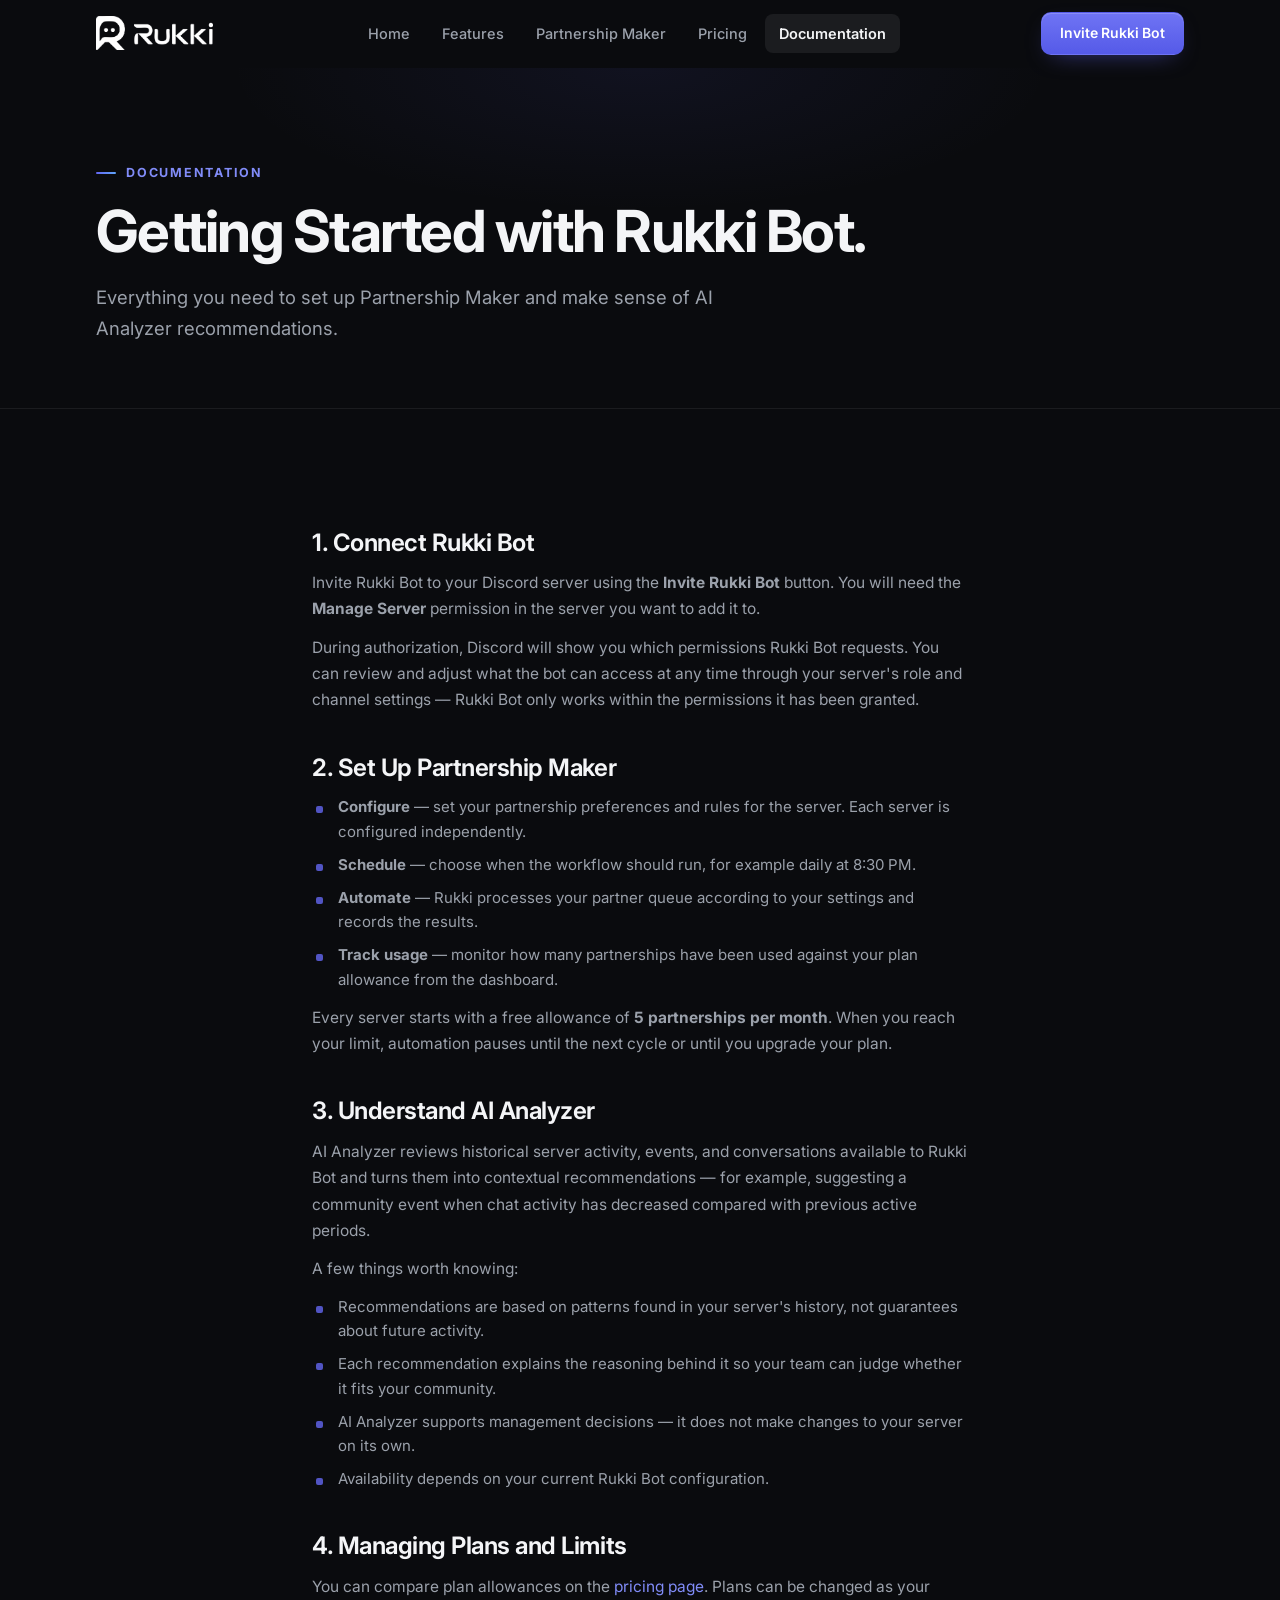
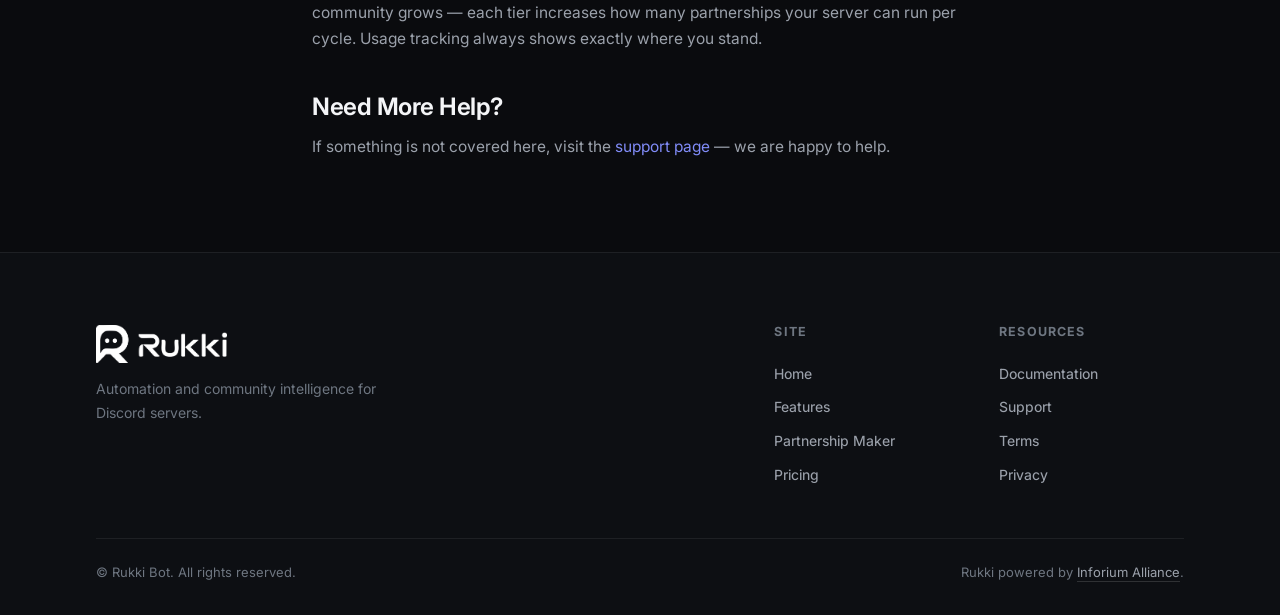
<file: documentation.html>
<!DOCTYPE html>
<html lang="en">
<head>
  <meta charset="UTF-8">
  <meta name="viewport" content="width=device-width, initial-scale=1.0">
  <title>Documentation — Rukki Bot</title>
  <meta name="description" content="Getting started with Rukki Bot: connect the bot, configure Partnership Maker, and understand AI Analyzer.">
  <meta name="theme-color" content="#0a0b0e">
  <link rel="icon" type="image/x-icon" href="assets/favicon.ico">
  <link rel="icon" type="image/png" sizes="32x32" href="assets/favicon-32.png">
  <link rel="icon" type="image/png" sizes="192x192" href="assets/favicon-192.png">
  <link rel="icon" type="image/png" sizes="512x512" href="assets/favicon.png">
  <link rel="apple-touch-icon" sizes="180x180" href="assets/favicon-180.png">
  <meta property="og:image" content="assets/Logo_Rukki_1.png">
  <link rel="preconnect" href="https://fonts.googleapis.com">
  <link rel="preconnect" href="https://fonts.gstatic.com" crossorigin>
  <link rel="stylesheet" href="https://fonts.googleapis.com/css2?family=Inter:wght@400;500;600;700;800&display=swap">
  <link rel="stylesheet" href="assets/css/styles.css">
</head>
<body>
  <a class="skip-link" href="#main">Skip to content</a>

  <header class="site-header">
    <div class="container header-inner">
      <a class="brand" href="index.html" aria-label="Rukki Bot home">
        <img class="brand-logo brand-logo--wide" src="assets/Logo_Rukki_1.png" alt="Rukki Bot" width="5382" height="1563" decoding="async" fetchpriority="high">
        <img class="brand-logo brand-logo--icon" src="assets/Logo_Rukki.png" alt="Rukki Bot" width="1329" height="1563" decoding="async">
      </a>
      <nav class="primary-nav" id="primary-nav" aria-label="Primary">
        <ul>
          <li><a href="index.html">Home</a></li>
          <li><a href="features.html">Features</a></li>
          <li><a href="partnership-maker/">Partnership Maker</a></li>
          <li><a href="pricing.html">Pricing</a></li>
          <li><a href="documentation.html" aria-current="page">Documentation</a></li>
        </ul>
      </nav>
      <div class="header-cta">
        <a class="btn btn-primary" href="https://discord.com/oauth2/authorize?client_id=1541049924756439161&permissions=10240&integration_type=0&scope=bot" target="_blank" rel="noopener noreferrer"><span>Invite Rukki Bot</span></a>
        <button class="nav-toggle" aria-expanded="false" aria-controls="primary-nav" aria-label="Toggle navigation menu">
          <span></span>
          <span></span>
          <span></span>
        </button>
      </div>
    </div>
  </header>

  <main id="main">

    <section class="page-hero">
      <div class="container">
        <p class="eyebrow reveal">Documentation</p>
        <h1 class="h1 reveal">Getting Started with Rukki Bot.</h1>
        <p class="lede reveal reveal-d1">Everything you need to set up Partnership Maker and make sense of AI Analyzer recommendations.</p>
      </div>
    </section>

    <section class="section-tight">
      <div class="container prose">
        <h2>1. Connect Rukki Bot</h2>
        <p>Invite Rukki Bot to your Discord server using the <strong>Invite Rukki Bot</strong> button. You will need the <strong>Manage Server</strong> permission in the server you want to add it to.</p>
        <p>During authorization, Discord will show you which permissions Rukki Bot requests. You can review and adjust what the bot can access at any time through your server's role and channel settings — Rukki Bot only works within the permissions it has been granted.</p>

        <h2>2. Set Up Partnership Maker</h2>
        <ul>
          <li><strong>Configure</strong> — set your partnership preferences and rules for the server. Each server is configured independently.</li>
          <li><strong>Schedule</strong> — choose when the workflow should run, for example daily at 8:30 PM.</li>
          <li><strong>Automate</strong> — Rukki processes your partner queue according to your settings and records the results.</li>
          <li><strong>Track usage</strong> — monitor how many partnerships have been used against your plan allowance from the dashboard.</li>
        </ul>
        <p>Every server starts with a free allowance of <strong>5 partnerships per month</strong>. When you reach your limit, automation pauses until the next cycle or until you upgrade your plan.</p>

        <h2>3. Understand AI Analyzer</h2>
        <p>AI Analyzer reviews historical server activity, events, and conversations available to Rukki Bot and turns them into contextual recommendations — for example, suggesting a community event when chat activity has decreased compared with previous active periods.</p>
        <p>A few things worth knowing:</p>
        <ul>
          <li>Recommendations are based on patterns found in your server's history, not guarantees about future activity.</li>
          <li>Each recommendation explains the reasoning behind it so your team can judge whether it fits your community.</li>
          <li>AI Analyzer supports management decisions — it does not make changes to your server on its own.</li>
          <li>Availability depends on your current Rukki Bot configuration.</li>
        </ul>

        <h2>4. Managing Plans and Limits</h2>
        <p>You can compare plan allowances on the <a href="pricing.html">pricing page</a>. Plans can be changed as your community grows — each tier increases how many partnerships your server can run per cycle. Usage tracking always shows exactly where you stand.</p>

        <h2>Need More Help?</h2>
        <p>If something is not covered here, visit the <a href="support.html">support page</a> — we are happy to help.</p>
      </div>
    </section>

  </main>

  <footer class="site-footer">
    <div class="container">
      <div class="footer-grid">
        <div class="footer-brand">
                    <a class="brand" href="index.html" aria-label="Rukki Bot home">
                  <img class="brand-logo brand-logo--wide" src="assets/Logo_Rukki_1.png" alt="Rukki Bot" width="5382" height="1563" loading="lazy" decoding="async">
                  <img class="brand-logo brand-logo--icon" src="assets/Logo_Rukki.png" alt="Rukki Bot" width="1329" height="1563" loading="lazy" decoding="async">
                </a>
          <p>Automation and community intelligence for Discord servers.</p>
        </div>
        <div class="footer-cols">
          <nav class="footer-col" aria-label="Site">
            <h3>Site</h3>
            <div class="footer-links">
              <a href="index.html">Home</a>
              <a href="features.html">Features</a>
              <a href="partnership-maker/">Partnership Maker</a>
              <a href="pricing.html">Pricing</a>
            </div>
          </nav>
          <nav class="footer-col" aria-label="Resources and legal">
            <h3>Resources</h3>
            <div class="footer-links">
              <a href="documentation.html">Documentation</a>
              <a href="support.html">Support</a>
              <a href="terms.html">Terms</a>
              <a href="privacy.html">Privacy</a>
            </div>
          </nav>
        </div>
      </div>
      <div class="footer-bottom">
        <p>© Rukki Bot. All rights reserved.</p>
        <p>Rukki powered by <a href="https://inforium-alliance.netlify.app/" target="_blank" rel="noopener noreferrer">Inforium Alliance</a>.</p>
      </div>
    </div>
  </footer>

  <script src="assets/js/main.js"></script>
</body>
</html>
</file>
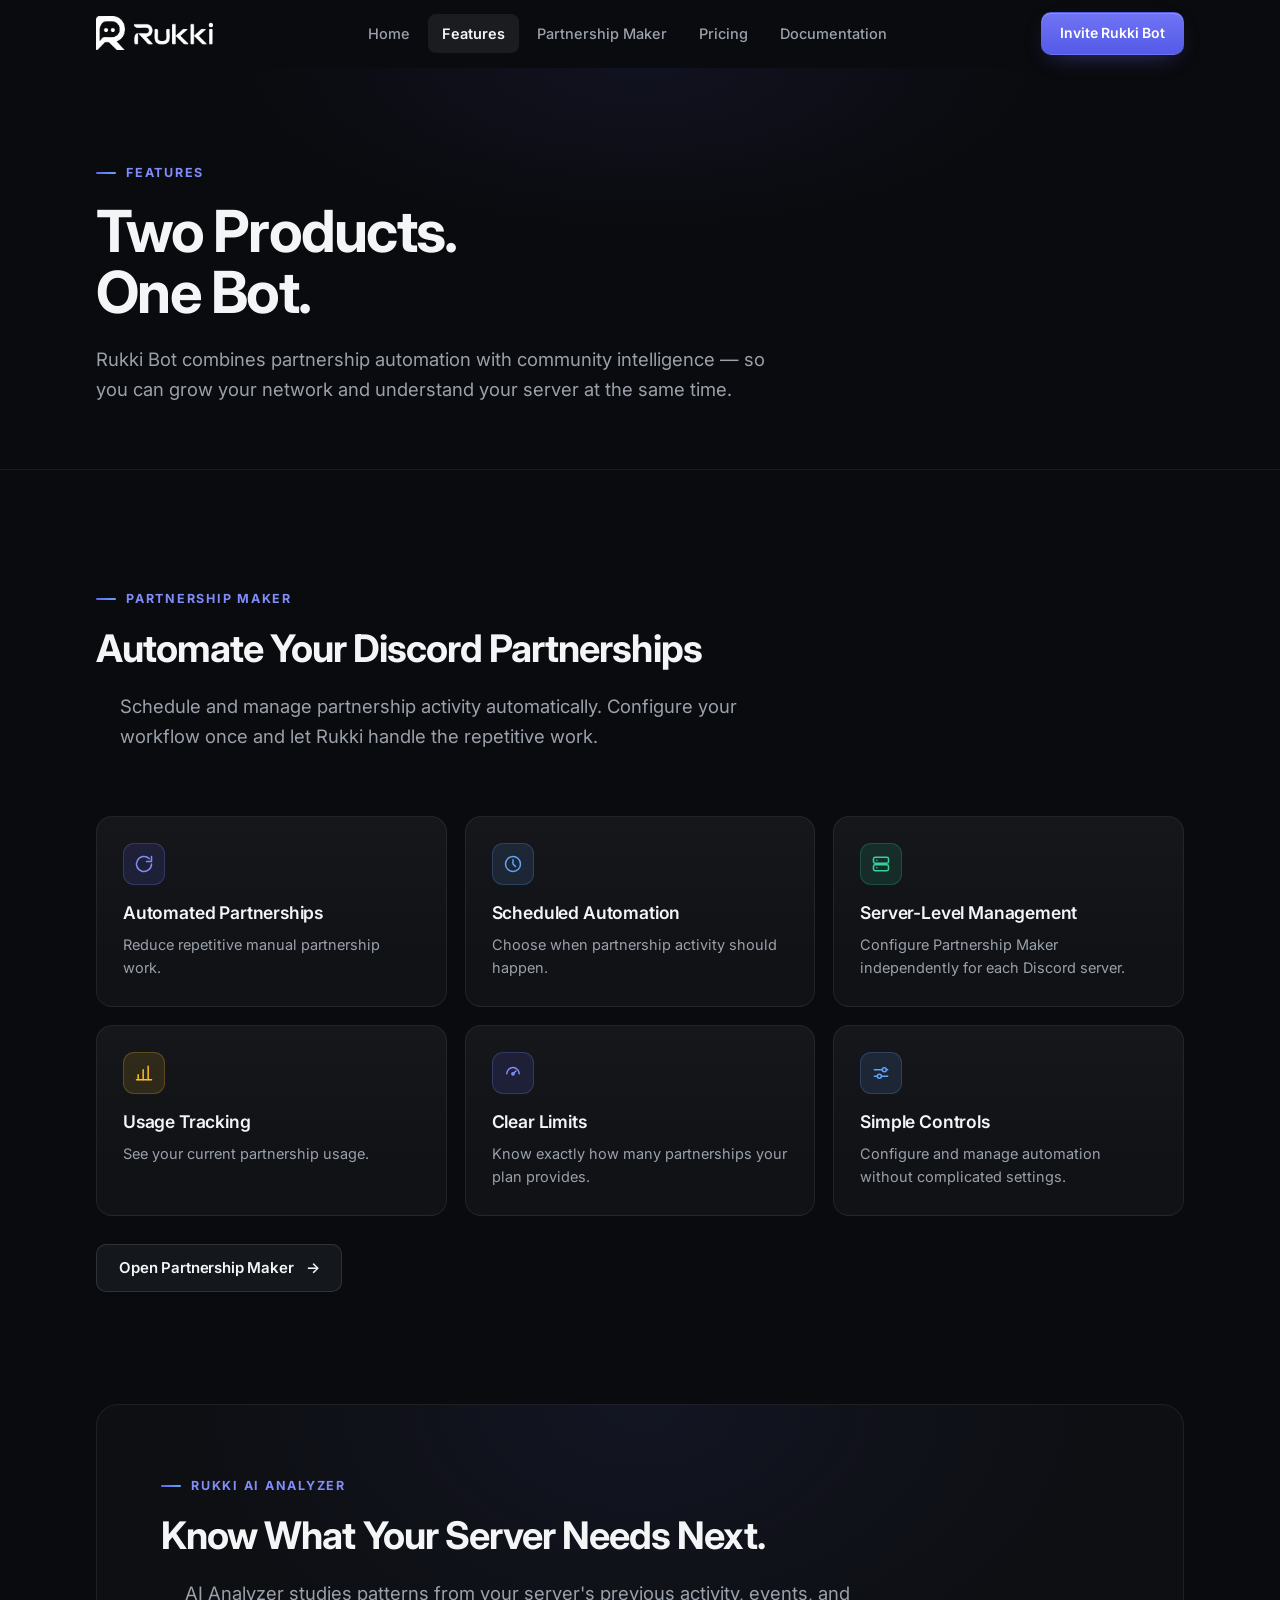
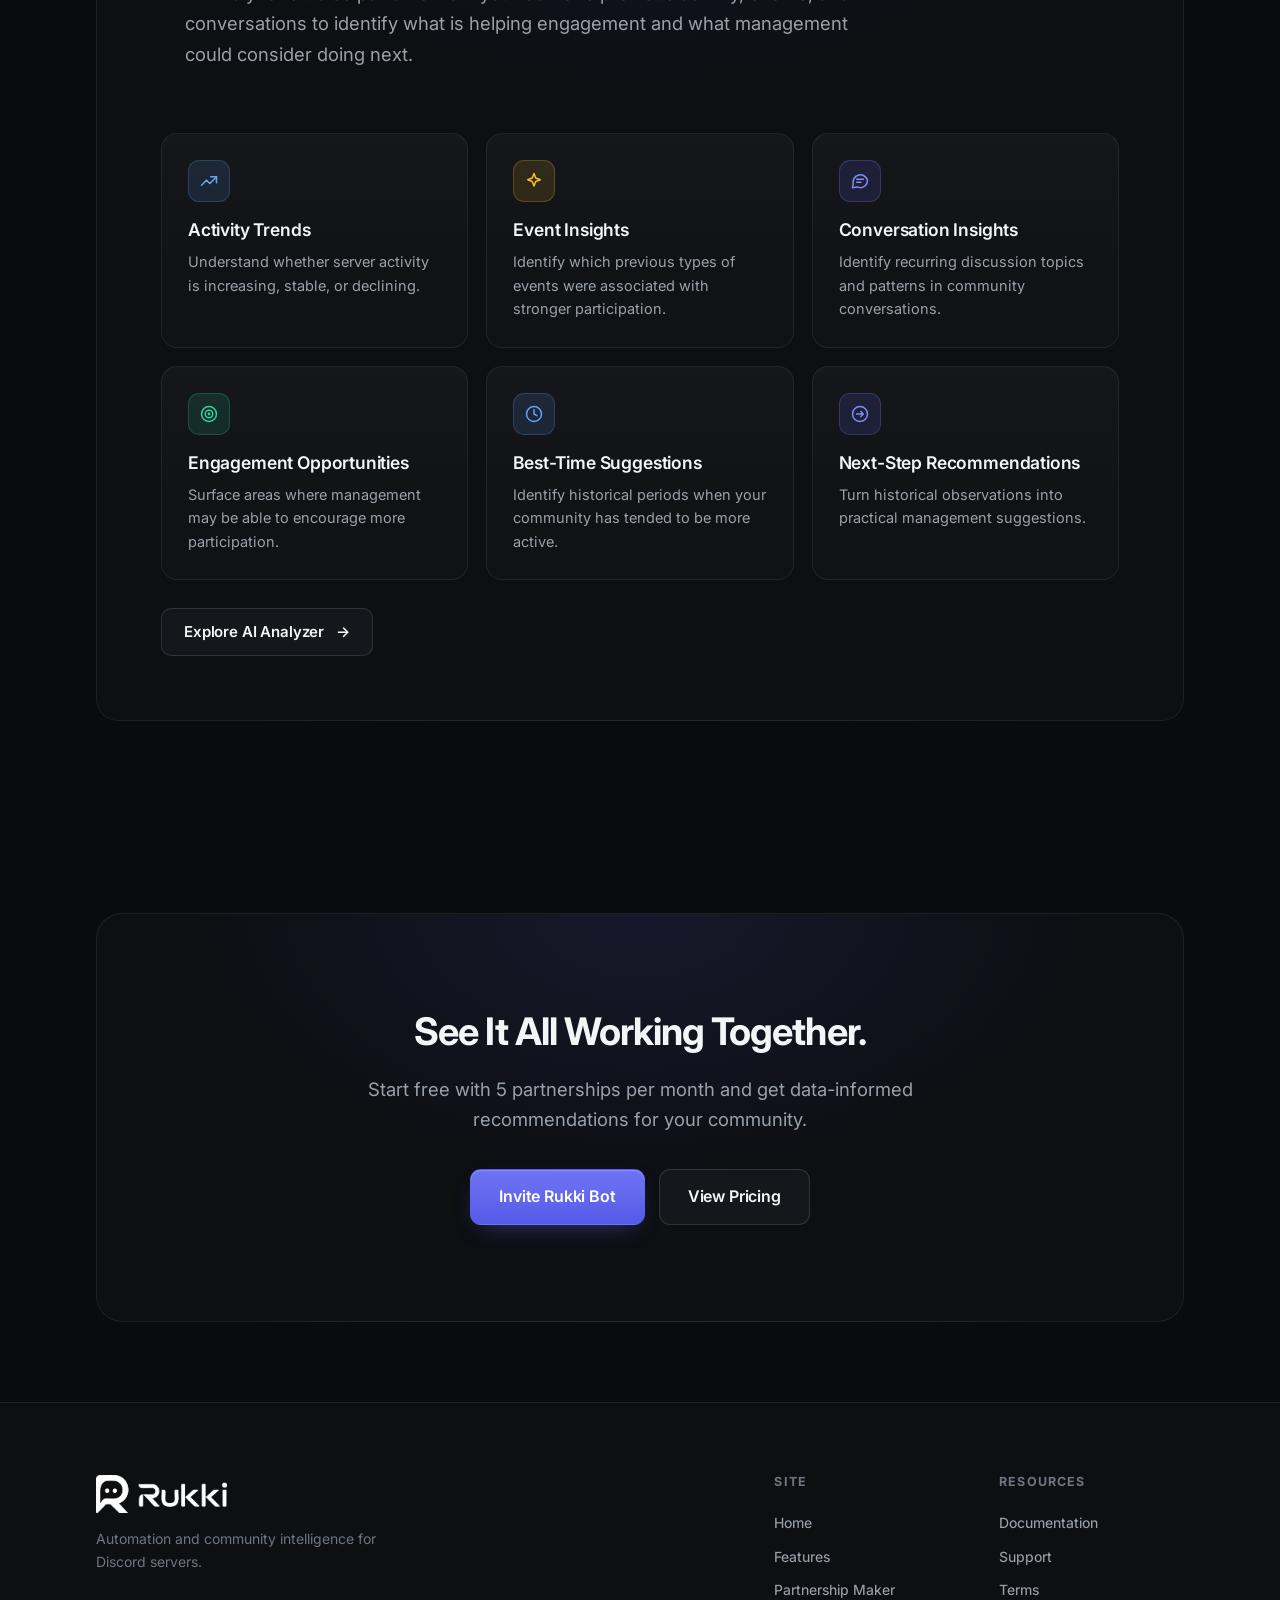
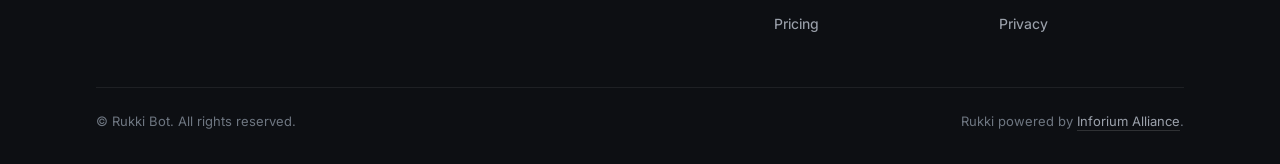
<file: features.html>
<!DOCTYPE html>
<html lang="en">
<head>
  <meta charset="UTF-8">
  <meta name="viewport" content="width=device-width, initial-scale=1.0">
  <title>Features — Rukki Bot</title>
  <meta name="description" content="Partnership automation and AI-powered community analysis for Discord servers.">
  <meta name="theme-color" content="#0a0b0e">
  <link rel="icon" type="image/x-icon" href="assets/favicon.ico">
  <link rel="icon" type="image/png" sizes="32x32" href="assets/favicon-32.png">
  <link rel="icon" type="image/png" sizes="192x192" href="assets/favicon-192.png">
  <link rel="icon" type="image/png" sizes="512x512" href="assets/favicon.png">
  <link rel="apple-touch-icon" sizes="180x180" href="assets/favicon-180.png">
  <meta property="og:image" content="assets/Logo_Rukki_1.png">
  <link rel="preconnect" href="https://fonts.googleapis.com">
  <link rel="preconnect" href="https://fonts.gstatic.com" crossorigin>
  <link rel="stylesheet" href="https://fonts.googleapis.com/css2?family=Inter:wght@400;500;600;700;800&display=swap">
  <link rel="stylesheet" href="assets/css/styles.css">
</head>
<body>
  <a class="skip-link" href="#main">Skip to content</a>

  <header class="site-header">
    <div class="container header-inner">
      <a class="brand" href="index.html" aria-label="Rukki Bot home">
        <img class="brand-logo brand-logo--wide" src="assets/Logo_Rukki_1.png" alt="Rukki Bot" width="5382" height="1563" decoding="async" fetchpriority="high">
        <img class="brand-logo brand-logo--icon" src="assets/Logo_Rukki.png" alt="Rukki Bot" width="1329" height="1563" decoding="async">
      </a>
      <nav class="primary-nav" id="primary-nav" aria-label="Primary">
        <ul>
          <li><a href="index.html">Home</a></li>
          <li><a href="features.html" aria-current="page">Features</a></li>
          <li><a href="partnership-maker/">Partnership Maker</a></li>
          <li><a href="pricing.html">Pricing</a></li>
          <li><a href="documentation.html">Documentation</a></li>
        </ul>
      </nav>
      <div class="header-cta">
        <a class="btn btn-primary" href="https://discord.com/oauth2/authorize?client_id=1541049924756439161&permissions=10240&integration_type=0&scope=bot" target="_blank" rel="noopener noreferrer"><span>Invite Rukki Bot</span></a>
        <button class="nav-toggle" aria-expanded="false" aria-controls="primary-nav" aria-label="Toggle navigation menu">
          <span></span>
          <span></span>
          <span></span>
        </button>
      </div>
    </div>
  </header>

  <main id="main">

    <section class="page-hero">
      <div class="container">
        <p class="eyebrow reveal">Features</p>
        <h1 class="h1 reveal">Two Products.<br>One Bot.</h1>
        <p class="lede reveal reveal-d1">Rukki Bot combines partnership automation with community intelligence — so you can grow your network and understand your server at the same time.</p>
      </div>
    </section>

    <section class="section" id="partnership-maker">
      <div class="container">
        <div class="section-head reveal">
          <p class="eyebrow">Partnership Maker</p>
          <h2 class="h2">Automate Your Discord Partnerships</h2>
          <p class="lede">Schedule and manage partnership activity automatically. Configure your workflow once and let Rukki handle the repetitive work.</p>
        </div>
        <div class="card-grid">
          <article class="card reveal">
            <span class="icon-chip" aria-hidden="true"><svg viewBox="0 0 24 24" fill="none" stroke="currentColor" stroke-width="1.8" stroke-linecap="round" stroke-linejoin="round"><path d="M21 12a9 9 0 1 1-2.64-6.36"/><path d="M21 3v6h-6"/></svg></span>
            <h3 class="h3">Automated Partnerships</h3>
            <p>Reduce repetitive manual partnership work.</p>
          </article>
          <article class="card reveal reveal-d1">
            <span class="icon-chip blue" aria-hidden="true"><svg viewBox="0 0 24 24" fill="none" stroke="currentColor" stroke-width="1.8" stroke-linecap="round" stroke-linejoin="round"><circle cx="12" cy="12" r="9"/><path d="M12 7v5l3 3"/></svg></span>
            <h3 class="h3">Scheduled Automation</h3>
            <p>Choose when partnership activity should happen.</p>
          </article>
          <article class="card reveal reveal-d2">
            <span class="icon-chip green" aria-hidden="true"><svg viewBox="0 0 24 24" fill="none" stroke="currentColor" stroke-width="1.8" stroke-linecap="round" stroke-linejoin="round"><rect x="3" y="4" width="18" height="7" rx="2"/><rect x="3" y="13" width="18" height="7" rx="2"/><path d="M7 7.5h.01M7 16.5h.01"/></svg></span>
            <h3 class="h3">Server-Level Management</h3>
            <p>Configure Partnership Maker independently for each Discord server.</p>
          </article>
          <article class="card reveal">
            <span class="icon-chip amber" aria-hidden="true"><svg viewBox="0 0 24 24" fill="none" stroke="currentColor" stroke-width="1.8" stroke-linecap="round" stroke-linejoin="round"><path d="M5 20v-6M11 20V8M17 20V4"/><path d="M3 20h18"/></svg></span>
            <h3 class="h3">Usage Tracking</h3>
            <p>See your current partnership usage.</p>
          </article>
          <article class="card reveal reveal-d1">
            <span class="icon-chip" aria-hidden="true"><svg viewBox="0 0 24 24" fill="none" stroke="currentColor" stroke-width="1.8" stroke-linecap="round" stroke-linejoin="round"><path d="M4.5 13a7.5 7.5 0 1 1 15 0"/><path d="M12 13l3.5-3.5"/><circle cx="12" cy="13" r="1.4"/></svg></span>
            <h3 class="h3">Clear Limits</h3>
            <p>Know exactly how many partnerships your plan provides.</p>
          </article>
          <article class="card reveal reveal-d2">
            <span class="icon-chip blue" aria-hidden="true"><svg viewBox="0 0 24 24" fill="none" stroke="currentColor" stroke-width="1.8" stroke-linecap="round" stroke-linejoin="round"><path d="M4 8h9M19 8h1M4 16h3M13 16h7"/><circle cx="16" cy="8" r="2.4"/><circle cx="10" cy="16" r="2.4"/></svg></span>
            <h3 class="h3">Simple Controls</h3>
            <p>Configure and manage automation without complicated settings.</p>
          </article>
        </div>
        <div style="margin-top: 28px;">
          <a class="btn btn-secondary" href="partnership-maker/">Open Partnership Maker<span aria-hidden="true">&nbsp;&rarr;</span></a>
        </div>
      </div>
    </section>

    <section class="section" id="ai-analyzer">
      <div class="container">
        <div class="ai-shell">
          <div class="section-head reveal">
            <p class="eyebrow">Rukki AI Analyzer</p>
            <h2 class="h2">Know What Your Server Needs Next.</h2>
            <p class="lede">AI Analyzer studies patterns from your server's previous activity, events, and conversations to identify what is helping engagement and what management could consider doing next.</p>
          </div>
          <div class="card-grid">
            <article class="card reveal">
              <span class="icon-chip blue" aria-hidden="true"><svg viewBox="0 0 24 24" fill="none" stroke="currentColor" stroke-width="1.8" stroke-linecap="round" stroke-linejoin="round"><path d="M3 17l6-6 4 4 8-8"/><path d="M14 7h7v7"/></svg></span>
              <h3 class="h3">Activity Trends</h3>
              <p>Understand whether server activity is increasing, stable, or declining.</p>
            </article>
            <article class="card reveal reveal-d1">
              <span class="icon-chip amber" aria-hidden="true"><svg viewBox="0 0 24 24" fill="none" stroke="currentColor" stroke-width="1.8" stroke-linecap="round" stroke-linejoin="round"><path d="M12 3l2.1 5.4L19.5 10.5l-5.4 2.1L12 18l-2.1-5.4L4.5 10.5l5.4-2.1z"/></svg></span>
              <h3 class="h3">Event Insights</h3>
              <p>Identify which previous types of events were associated with stronger participation.</p>
            </article>
            <article class="card reveal reveal-d2">
              <span class="icon-chip" aria-hidden="true"><svg viewBox="0 0 24 24" fill="none" stroke="currentColor" stroke-width="1.8" stroke-linecap="round" stroke-linejoin="round"><path d="M21 11.5a8.5 8.5 0 0 1-8.5 8.5c-1.35 0-2.66-.3-3.83-.87L3 20l.87-4.67A8.5 8.5 0 1 1 21 11.5z"/><path d="M8 10h8M8 13.5h5"/></svg></span>
              <h3 class="h3">Conversation Insights</h3>
              <p>Identify recurring discussion topics and patterns in community conversations.</p>
            </article>
            <article class="card reveal">
              <span class="icon-chip green" aria-hidden="true"><svg viewBox="0 0 24 24" fill="none" stroke="currentColor" stroke-width="1.8" stroke-linecap="round" stroke-linejoin="round"><circle cx="12" cy="12" r="9"/><circle cx="12" cy="12" r="4.5"/><circle cx="12" cy="12" r="0.8" fill="currentColor"/></svg></span>
              <h3 class="h3">Engagement Opportunities</h3>
              <p>Surface areas where management may be able to encourage more participation.</p>
            </article>
            <article class="card reveal reveal-d1">
              <span class="icon-chip blue" aria-hidden="true"><svg viewBox="0 0 24 24" fill="none" stroke="currentColor" stroke-width="1.8" stroke-linecap="round" stroke-linejoin="round"><circle cx="12" cy="12" r="9"/><path d="M12 7v5l3.5 2"/></svg></span>
              <h3 class="h3">Best-Time Suggestions</h3>
              <p>Identify historical periods when your community has tended to be more active.</p>
            </article>
            <article class="card reveal reveal-d2">
              <span class="icon-chip" aria-hidden="true"><svg viewBox="0 0 24 24" fill="none" stroke="currentColor" stroke-width="1.8" stroke-linecap="round" stroke-linejoin="round"><circle cx="12" cy="12" r="9"/><path d="M8 12h8m-3-3 3 3-3 3"/></svg></span>
              <h3 class="h3">Next-Step Recommendations</h3>
              <p>Turn historical observations into practical management suggestions.</p>
            </article>
          </div>
          <div style="margin-top: 28px;">
            <a class="btn btn-secondary" href="partnership-maker/#ai-analyzer">Explore AI Analyzer<span aria-hidden="true">&nbsp;&rarr;</span></a>
          </div>
        </div>
      </div>
    </section>

    <section class="section-tight">
      <div class="container">
        <div class="cta-band reveal">
          <h2 class="h2">See It All Working Together.</h2>
          <p class="lede">Start free with 5 partnerships per month and get data-informed recommendations for your community.</p>
          <div class="btn-row">
            <a class="btn btn-primary btn-lg" href="https://discord.com/oauth2/authorize?client_id=1541049924756439161&permissions=10240&integration_type=0&scope=bot" target="_blank" rel="noopener noreferrer">Invite Rukki Bot</a>
            <a class="btn btn-secondary btn-lg" href="pricing.html">View Pricing</a>
          </div>
        </div>
      </div>
    </section>

  </main>

  <footer class="site-footer">
    <div class="container">
      <div class="footer-grid">
        <div class="footer-brand">
                    <a class="brand" href="index.html" aria-label="Rukki Bot home">
                  <img class="brand-logo brand-logo--wide" src="assets/Logo_Rukki_1.png" alt="Rukki Bot" width="5382" height="1563" loading="lazy" decoding="async">
                  <img class="brand-logo brand-logo--icon" src="assets/Logo_Rukki.png" alt="Rukki Bot" width="1329" height="1563" loading="lazy" decoding="async">
                </a>
          <p>Automation and community intelligence for Discord servers.</p>
        </div>
        <div class="footer-cols">
          <nav class="footer-col" aria-label="Site">
            <h3>Site</h3>
            <div class="footer-links">
              <a href="index.html">Home</a>
              <a href="features.html">Features</a>
              <a href="partnership-maker/">Partnership Maker</a>
              <a href="pricing.html">Pricing</a>
            </div>
          </nav>
          <nav class="footer-col" aria-label="Resources and legal">
            <h3>Resources</h3>
            <div class="footer-links">
              <a href="documentation.html">Documentation</a>
              <a href="support.html">Support</a>
              <a href="terms.html">Terms</a>
              <a href="privacy.html">Privacy</a>
            </div>
          </nav>
        </div>
      </div>
      <div class="footer-bottom">
        <p>© Rukki Bot. All rights reserved.</p>
        <p>Rukki powered by <a href="https://inforium-alliance.netlify.app/" target="_blank" rel="noopener noreferrer">Inforium Alliance</a>.</p>
      </div>
    </div>
  </footer>

  <script src="assets/js/main.js"></script>
</body>
</html>
</file>
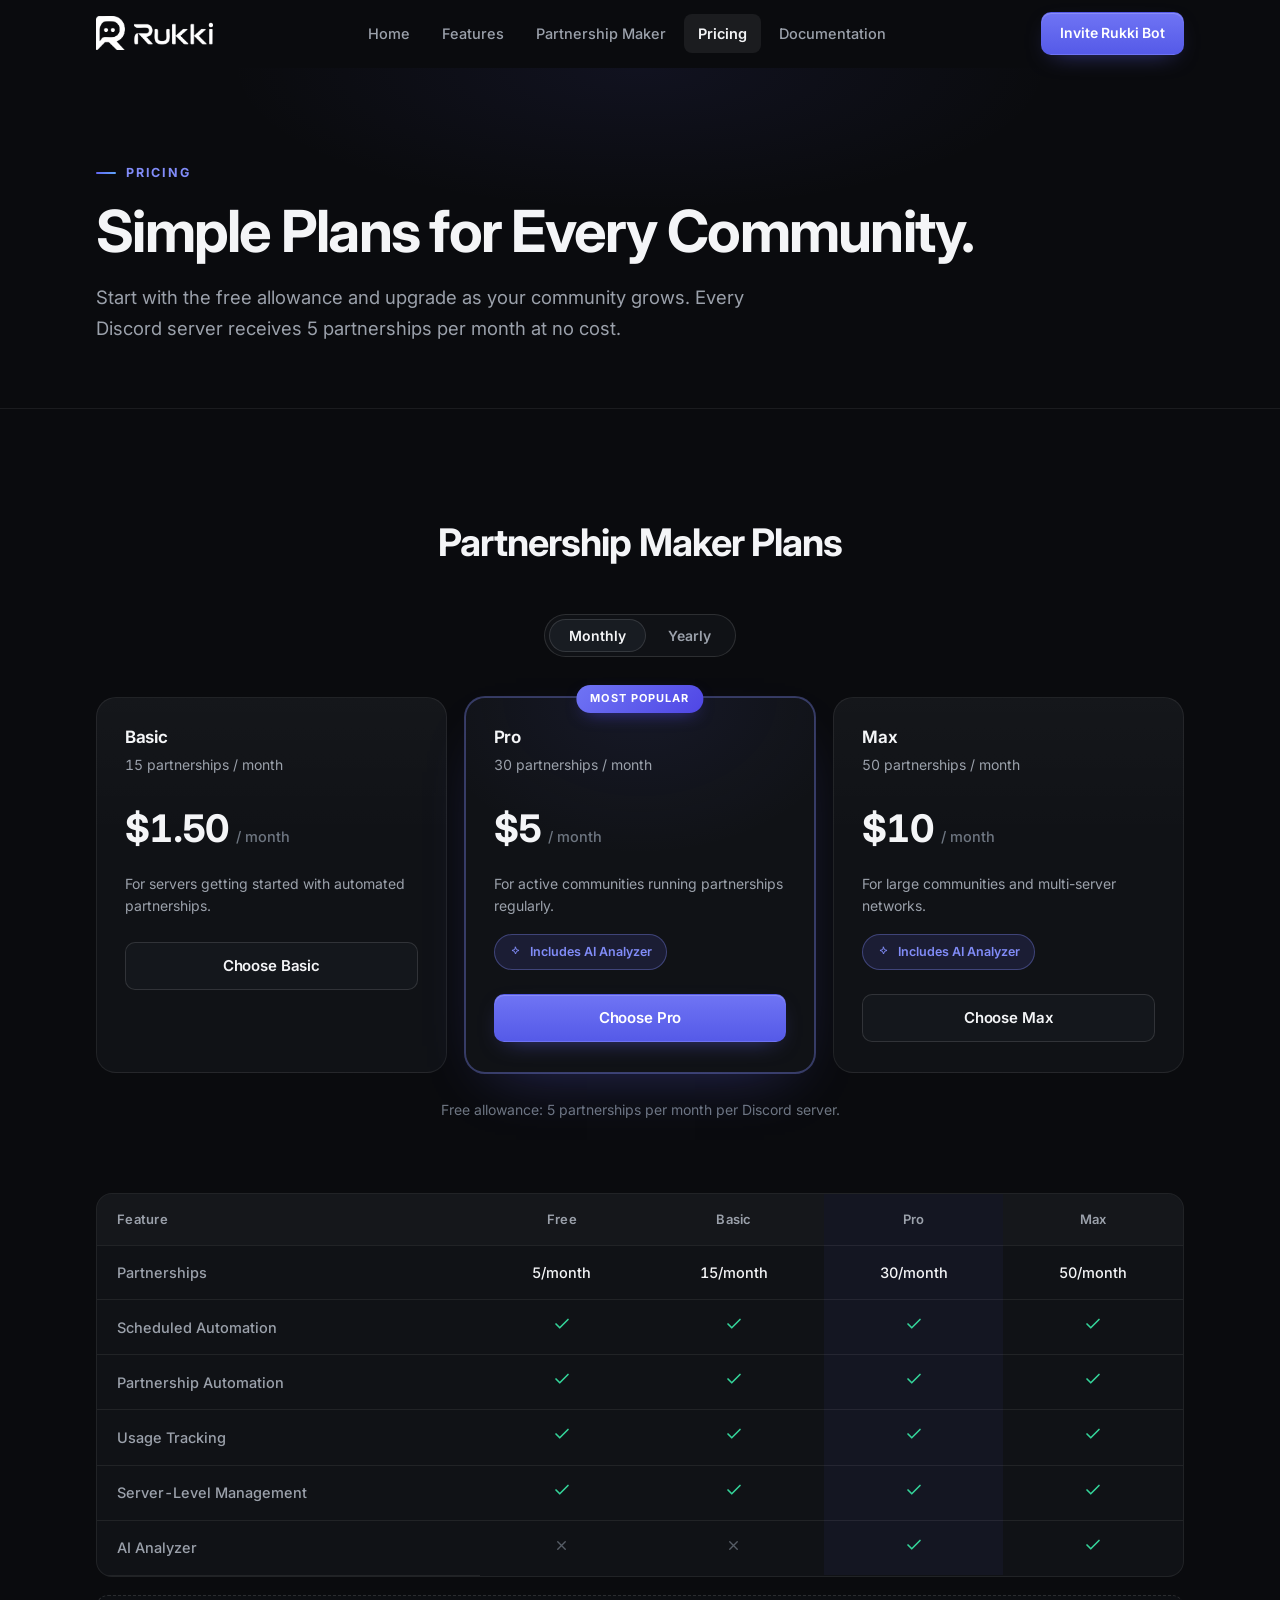
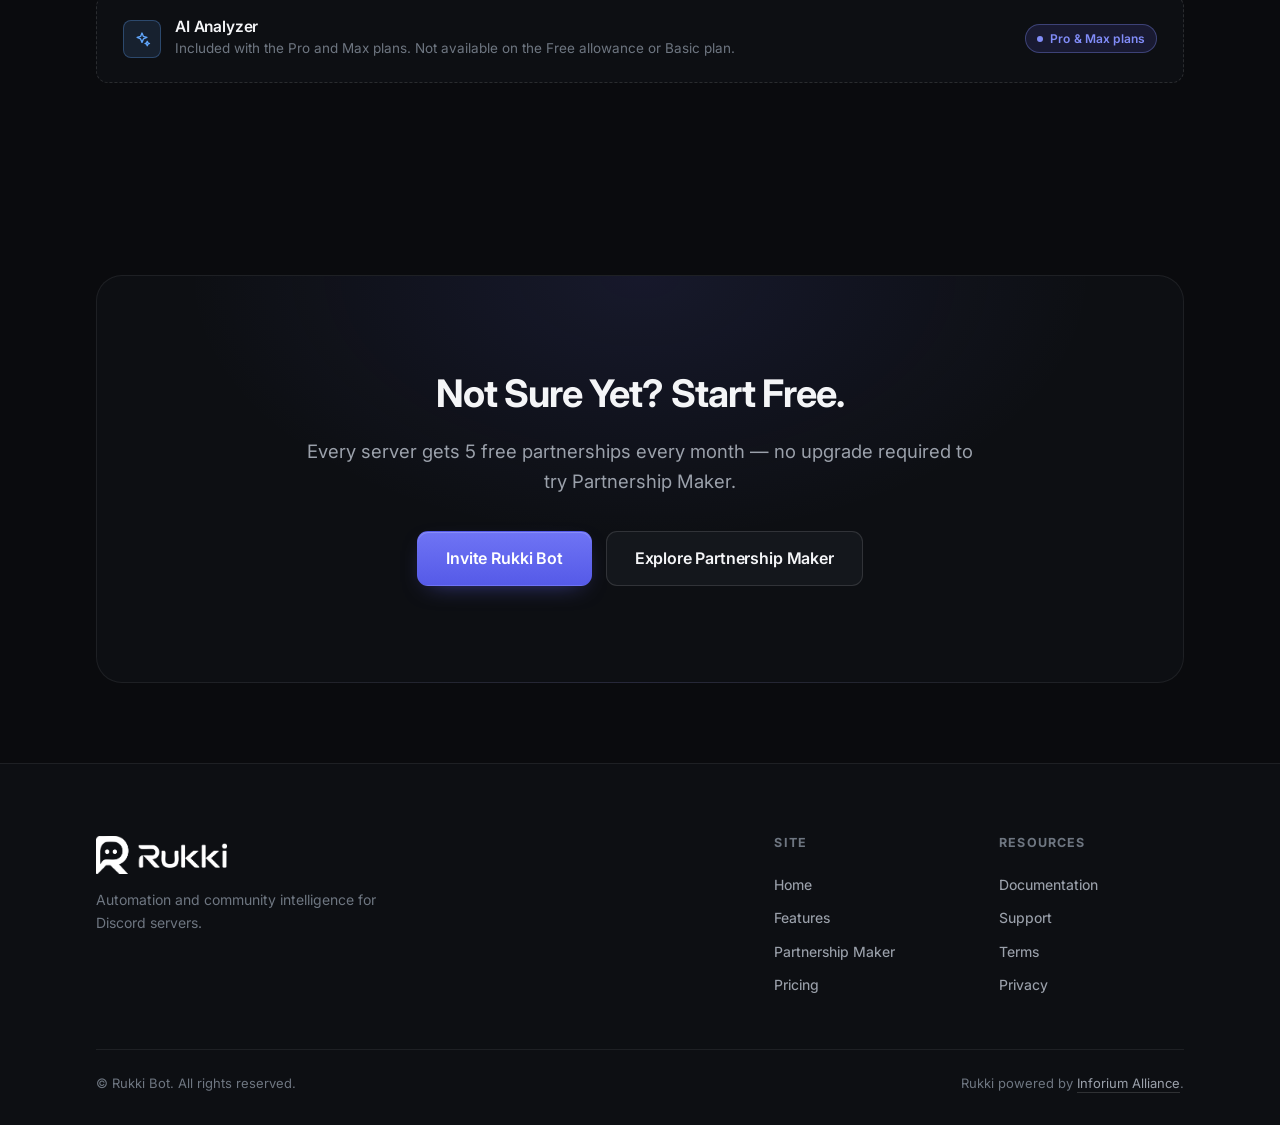
<file: pricing.html>
<!DOCTYPE html>
<html lang="en">
<head>
  <meta charset="UTF-8">
  <meta name="viewport" content="width=device-width, initial-scale=1.0">
  <title>Pricing — Rukki Bot</title>
  <meta name="description" content="Partnership Maker plans for Discord communities. Start free with 5 partnerships per month.">
  <meta name="theme-color" content="#0a0b0e">
  <link rel="icon" type="image/x-icon" href="assets/favicon.ico">
  <link rel="icon" type="image/png" sizes="32x32" href="assets/favicon-32.png">
  <link rel="icon" type="image/png" sizes="192x192" href="assets/favicon-192.png">
  <link rel="icon" type="image/png" sizes="512x512" href="assets/favicon.png">
  <link rel="apple-touch-icon" sizes="180x180" href="assets/favicon-180.png">
  <meta property="og:image" content="assets/Logo_Rukki_1.png">
  <link rel="preconnect" href="https://fonts.googleapis.com">
  <link rel="preconnect" href="https://fonts.gstatic.com" crossorigin>
  <link rel="stylesheet" href="https://fonts.googleapis.com/css2?family=Inter:wght@400;500;600;700;800&display=swap">
  <link rel="stylesheet" href="assets/css/styles.css">
</head>
<body>
  <a class="skip-link" href="#main">Skip to content</a>

  <header class="site-header">
    <div class="container header-inner">
      <a class="brand" href="index.html" aria-label="Rukki Bot home">
        <img class="brand-logo brand-logo--wide" src="assets/Logo_Rukki_1.png" alt="Rukki Bot" width="5382" height="1563" decoding="async" fetchpriority="high">
        <img class="brand-logo brand-logo--icon" src="assets/Logo_Rukki.png" alt="Rukki Bot" width="1329" height="1563" decoding="async">
      </a>
      <nav class="primary-nav" id="primary-nav" aria-label="Primary">
        <ul>
          <li><a href="index.html">Home</a></li>
          <li><a href="features.html">Features</a></li>
          <li><a href="partnership-maker/">Partnership Maker</a></li>
          <li><a href="pricing.html" aria-current="page">Pricing</a></li>
          <li><a href="documentation.html">Documentation</a></li>
        </ul>
      </nav>
      <div class="header-cta">
        <a class="btn btn-primary" href="https://discord.com/oauth2/authorize?client_id=1541049924756439161&permissions=10240&integration_type=0&scope=bot" target="_blank" rel="noopener noreferrer"><span>Invite Rukki Bot</span></a>
        <button class="nav-toggle" aria-expanded="false" aria-controls="primary-nav" aria-label="Toggle navigation menu">
          <span></span>
          <span></span>
          <span></span>
        </button>
      </div>
    </div>
  </header>

  <main id="main">

    <section class="page-hero">
      <div class="container">
        <p class="eyebrow reveal">Pricing</p>
        <h1 class="h1 reveal">Simple Plans for Every Community.</h1>
        <p class="lede reveal reveal-d1">Start with the free allowance and upgrade as your community grows. Every Discord server receives 5 partnerships per month at no cost.</p>
      </div>
    </section>

    <section class="section">
      <div class="container">
        <div class="section-head center reveal" style="margin-bottom: 24px;">
          <h2 class="h2">Partnership Maker Plans</h2>
        </div>
        <div data-billing>
          <div style="text-align:center;">
            <div class="billing-toggle" role="group" aria-label="Billing cycle">
              <button class="billing-btn" type="button" data-cycle="monthly" aria-pressed="true">Monthly</button>
              <button class="billing-btn" type="button" data-cycle="yearly" aria-pressed="false">Yearly</button>
            </div>
          </div>
          <div class="plans" style="margin-top: 40px;">
            <article class="plan reveal">
              <h3 class="plan-name">Basic</h3>
              <p class="plan-quota" data-monthly="15 partnerships / month" data-yearly="180 partnerships / year">15 partnerships / month</p>
              <p class="plan-price"><span class="price-amount" data-monthly="$1.50" data-yearly="$18">$1.50</span><span class="price-period" data-monthly="/ month" data-yearly="/ year">/ month</span></p>
              <p class="plan-desc">For servers getting started with automated partnerships.</p>
              <a class="btn btn-secondary btn-block" href="#">Choose Basic</a>
            </article>
            <article class="plan featured reveal reveal-d1">
              <span class="plan-flag">Most Popular</span>
              <h3 class="plan-name">Pro</h3>
              <p class="plan-quota" data-monthly="30 partnerships / month" data-yearly="360 partnerships / year">30 partnerships / month</p>
              <p class="plan-price"><span class="price-amount" data-monthly="$5" data-yearly="$60">$5</span><span class="price-period" data-monthly="/ month" data-yearly="/ year">/ month</span></p>
              <p class="plan-desc">For active communities running partnerships regularly.</p>
              <span class="plan-perk"><svg viewBox="0 0 24 24" fill="none" stroke="currentColor" stroke-width="1.8" stroke-linecap="round" stroke-linejoin="round" aria-hidden="true"><path d="M12 4l1.9 4.6L18.5 10l-4.6 1.9L12 16.5l-1.9-4.6L5.5 10l4.6-1.4z"/></svg>Includes AI Analyzer</span>
              <a class="btn btn-primary btn-block" href="#">Choose Pro</a>
            </article>
            <article class="plan reveal reveal-d2">
              <h3 class="plan-name">Max</h3>
              <p class="plan-quota" data-monthly="50 partnerships / month" data-yearly="600 partnerships / year">50 partnerships / month</p>
              <p class="plan-price"><span class="price-amount" data-monthly="$10" data-yearly="$120">$10</span><span class="price-period" data-monthly="/ month" data-yearly="/ year">/ month</span></p>
              <p class="plan-desc">For large communities and multi-server networks.</p>
              <span class="plan-perk"><svg viewBox="0 0 24 24" fill="none" stroke="currentColor" stroke-width="1.8" stroke-linecap="round" stroke-linejoin="round" aria-hidden="true"><path d="M12 4l1.9 4.6L18.5 10l-4.6 1.9L12 16.5l-1.9-4.6L5.5 10l4.6-1.4z"/></svg>Includes AI Analyzer</span>
              <a class="btn btn-secondary btn-block" href="#">Choose Max</a>
            </article>
          </div>
          <p class="plans-note">Free allowance: 5 partnerships per month per Discord server.</p>

          <div class="table-wrap reveal" style="margin-top: clamp(48px, 7vw, 72px);">
            <table class="compare-table">
              <thead>
                <tr>
                  <th scope="col" style="text-align:left;">Feature</th>
                  <th scope="col">Free</th>
                  <th scope="col">Basic</th>
                  <th scope="col" class="col-hl">Pro</th>
                  <th scope="col">Max</th>
                </tr>
              </thead>
              <tbody>
                <tr>
                  <th scope="row">Partnerships</th>
                  <td>5/month</td>
                  <td>15/month</td>
                  <td class="col-hl">30/month</td>
                  <td>50/month</td>
                </tr>
                <tr>
                  <th scope="row">Scheduled Automation</th>
                  <td><span class="check" aria-label="Included"><svg viewBox="0 0 24 24" fill="none" stroke="currentColor" stroke-width="2.2" stroke-linecap="round" stroke-linejoin="round"><path d="M20 6 9 17l-5-5"/></svg></span></td>
                  <td><span class="check" aria-label="Included"><svg viewBox="0 0 24 24" fill="none" stroke="currentColor" stroke-width="2.2" stroke-linecap="round" stroke-linejoin="round"><path d="M20 6 9 17l-5-5"/></svg></span></td>
                  <td class="col-hl"><span class="check" aria-label="Included"><svg viewBox="0 0 24 24" fill="none" stroke="currentColor" stroke-width="2.2" stroke-linecap="round" stroke-linejoin="round"><path d="M20 6 9 17l-5-5"/></svg></span></td>
                  <td><span class="check" aria-label="Included"><svg viewBox="0 0 24 24" fill="none" stroke="currentColor" stroke-width="2.2" stroke-linecap="round" stroke-linejoin="round"><path d="M20 6 9 17l-5-5"/></svg></span></td>
                </tr>
                <tr>
                  <th scope="row">Partnership Automation</th>
                  <td><span class="check" aria-label="Included"><svg viewBox="0 0 24 24" fill="none" stroke="currentColor" stroke-width="2.2" stroke-linecap="round" stroke-linejoin="round"><path d="M20 6 9 17l-5-5"/></svg></span></td>
                  <td><span class="check" aria-label="Included"><svg viewBox="0 0 24 24" fill="none" stroke="currentColor" stroke-width="2.2" stroke-linecap="round" stroke-linejoin="round"><path d="M20 6 9 17l-5-5"/></svg></span></td>
                  <td class="col-hl"><span class="check" aria-label="Included"><svg viewBox="0 0 24 24" fill="none" stroke="currentColor" stroke-width="2.2" stroke-linecap="round" stroke-linejoin="round"><path d="M20 6 9 17l-5-5"/></svg></span></td>
                  <td><span class="check" aria-label="Included"><svg viewBox="0 0 24 24" fill="none" stroke="currentColor" stroke-width="2.2" stroke-linecap="round" stroke-linejoin="round"><path d="M20 6 9 17l-5-5"/></svg></span></td>
                </tr>
                <tr>
                  <th scope="row">Usage Tracking</th>
                  <td><span class="check" aria-label="Included"><svg viewBox="0 0 24 24" fill="none" stroke="currentColor" stroke-width="2.2" stroke-linecap="round" stroke-linejoin="round"><path d="M20 6 9 17l-5-5"/></svg></span></td>
                  <td><span class="check" aria-label="Included"><svg viewBox="0 0 24 24" fill="none" stroke="currentColor" stroke-width="2.2" stroke-linecap="round" stroke-linejoin="round"><path d="M20 6 9 17l-5-5"/></svg></span></td>
                  <td class="col-hl"><span class="check" aria-label="Included"><svg viewBox="0 0 24 24" fill="none" stroke="currentColor" stroke-width="2.2" stroke-linecap="round" stroke-linejoin="round"><path d="M20 6 9 17l-5-5"/></svg></span></td>
                  <td><span class="check" aria-label="Included"><svg viewBox="0 0 24 24" fill="none" stroke="currentColor" stroke-width="2.2" stroke-linecap="round" stroke-linejoin="round"><path d="M20 6 9 17l-5-5"/></svg></span></td>
                </tr>
                <tr>
                  <th scope="row">Server-Level Management</th>
                  <td><span class="check" aria-label="Included"><svg viewBox="0 0 24 24" fill="none" stroke="currentColor" stroke-width="2.2" stroke-linecap="round" stroke-linejoin="round"><path d="M20 6 9 17l-5-5"/></svg></span></td>
                  <td><span class="check" aria-label="Included"><svg viewBox="0 0 24 24" fill="none" stroke="currentColor" stroke-width="2.2" stroke-linecap="round" stroke-linejoin="round"><path d="M20 6 9 17l-5-5"/></svg></span></td>
                  <td class="col-hl"><span class="check" aria-label="Included"><svg viewBox="0 0 24 24" fill="none" stroke="currentColor" stroke-width="2.2" stroke-linecap="round" stroke-linejoin="round"><path d="M20 6 9 17l-5-5"/></svg></span></td>
                  <td><span class="check" aria-label="Included"><svg viewBox="0 0 24 24" fill="none" stroke="currentColor" stroke-width="2.2" stroke-linecap="round" stroke-linejoin="round"><path d="M20 6 9 17l-5-5"/></svg></span></td>
                </tr>
                <tr>
                  <th scope="row">AI Analyzer</th>
                  <td><span class="cross" aria-label="Not included"><svg viewBox="0 0 24 24" fill="none" stroke="currentColor" stroke-width="2.2" stroke-linecap="round"><path d="M18 6 6 18M6 6l12 12"/></svg></span></td>
                  <td><span class="cross" aria-label="Not included"><svg viewBox="0 0 24 24" fill="none" stroke="currentColor" stroke-width="2.2" stroke-linecap="round"><path d="M18 6 6 18M6 6l12 12"/></svg></span></td>
                  <td class="col-hl"><span class="check" aria-label="Included"><svg viewBox="0 0 24 24" fill="none" stroke="currentColor" stroke-width="2.2" stroke-linecap="round" stroke-linejoin="round"><path d="M20 6 9 17l-5-5"/></svg></span></td>
                  <td><span class="check" aria-label="Included"><svg viewBox="0 0 24 24" fill="none" stroke="currentColor" stroke-width="2.2" stroke-linecap="round" stroke-linejoin="round"><path d="M20 6 9 17l-5-5"/></svg></span></td>
                </tr>
              </tbody>
            </table>
          </div>
          <div class="ai-avail reveal">
            <div class="ai-avail-copy">
              <span class="app-icon blue" aria-hidden="true"><svg viewBox="0 0 24 24" fill="none" stroke="currentColor" stroke-width="1.8" stroke-linecap="round" stroke-linejoin="round"><path d="M12 4l1.9 4.6L18.5 10l-4.6 1.9L12 16.5l-1.9-4.6L5.5 10l4.6-1.4z"/><path d="M19 15l.9 2.1L22 18l-2.1.9L19 21l-.9-2.1L16 18l2.1-.9z"/></svg></span>
              <div>
                <h3 class="h3">AI Analyzer</h3>
                <p>Included with the Pro and Max plans. Not available on the Free allowance or Basic plan.</p>
              </div>
            </div>
            <span class="pill pill-accent"><span class="dot" aria-hidden="true"></span>Pro &amp; Max plans</span>
          </div>
        </div>
      </div>
    </section>

    <section class="section-tight">
      <div class="container">
        <div class="cta-band reveal">
          <h2 class="h2">Not Sure Yet? Start Free.</h2>
          <p class="lede">Every server gets 5 free partnerships every month — no upgrade required to try Partnership Maker.</p>
          <div class="btn-row">
            <a class="btn btn-primary btn-lg" href="https://discord.com/oauth2/authorize?client_id=1541049924756439161&permissions=10240&integration_type=0&scope=bot" target="_blank" rel="noopener noreferrer">Invite Rukki Bot</a>
            <a class="btn btn-secondary btn-lg" href="partnership-maker/">Explore Partnership Maker</a>
          </div>
        </div>
      </div>
    </section>

  </main>

  <footer class="site-footer">
    <div class="container">
      <div class="footer-grid">
        <div class="footer-brand">
                    <a class="brand" href="index.html" aria-label="Rukki Bot home">
                  <img class="brand-logo brand-logo--wide" src="assets/Logo_Rukki_1.png" alt="Rukki Bot" width="5382" height="1563" loading="lazy" decoding="async">
                  <img class="brand-logo brand-logo--icon" src="assets/Logo_Rukki.png" alt="Rukki Bot" width="1329" height="1563" loading="lazy" decoding="async">
                </a>
          <p>Automation and community intelligence for Discord servers.</p>
        </div>
        <div class="footer-cols">
          <nav class="footer-col" aria-label="Site">
            <h3>Site</h3>
            <div class="footer-links">
              <a href="index.html">Home</a>
              <a href="features.html">Features</a>
              <a href="partnership-maker/">Partnership Maker</a>
              <a href="pricing.html">Pricing</a>
            </div>
          </nav>
          <nav class="footer-col" aria-label="Resources and legal">
            <h3>Resources</h3>
            <div class="footer-links">
              <a href="documentation.html">Documentation</a>
              <a href="support.html">Support</a>
              <a href="terms.html">Terms</a>
              <a href="privacy.html">Privacy</a>
            </div>
          </nav>
        </div>
      </div>
      <div class="footer-bottom">
        <p>© Rukki Bot. All rights reserved.</p>
        <p>Rukki powered by <a href="https://inforium-alliance.netlify.app/" target="_blank" rel="noopener noreferrer">Inforium Alliance</a>.</p>
      </div>
    </div>
  </footer>

  <script src="assets/js/main.js"></script>
</body>
</html>
</file>
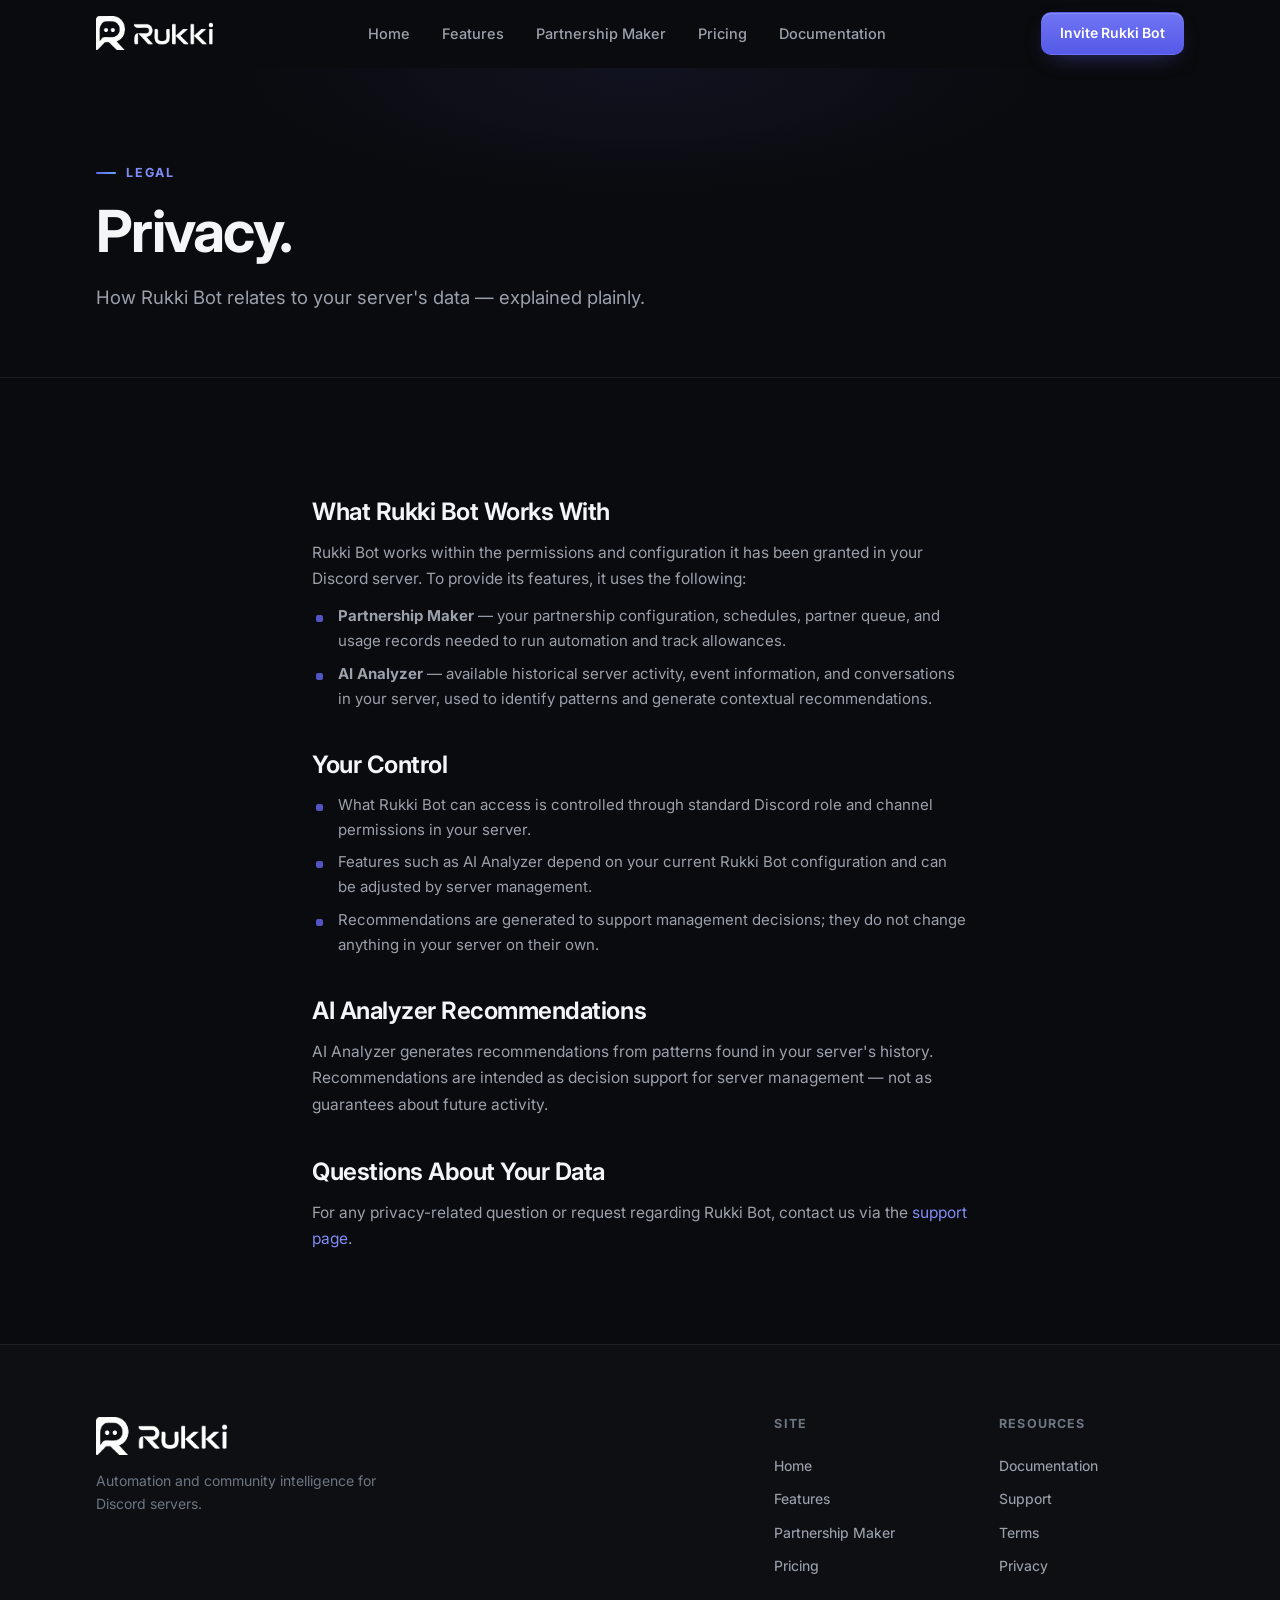
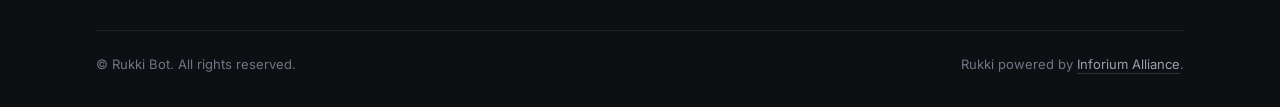
<file: privacy.html>
<!DOCTYPE html>
<html lang="en">
<head>
  <meta charset="UTF-8">
  <meta name="viewport" content="width=device-width, initial-scale=1.0">
  <title>Privacy — Rukki Bot</title>
  <meta name="description" content="Privacy information for Rukki Bot.">
  <meta name="theme-color" content="#0a0b0e">
  <link rel="icon" type="image/x-icon" href="assets/favicon.ico">
  <link rel="icon" type="image/png" sizes="32x32" href="assets/favicon-32.png">
  <link rel="icon" type="image/png" sizes="192x192" href="assets/favicon-192.png">
  <link rel="icon" type="image/png" sizes="512x512" href="assets/favicon.png">
  <link rel="apple-touch-icon" sizes="180x180" href="assets/favicon-180.png">
  <meta property="og:image" content="assets/Logo_Rukki_1.png">
  <link rel="preconnect" href="https://fonts.googleapis.com">
  <link rel="preconnect" href="https://fonts.gstatic.com" crossorigin>
  <link rel="stylesheet" href="https://fonts.googleapis.com/css2?family=Inter:wght@400;500;600;700;800&display=swap">
  <link rel="stylesheet" href="assets/css/styles.css">
</head>
<body>
  <a class="skip-link" href="#main">Skip to content</a>

  <header class="site-header">
    <div class="container header-inner">
      <a class="brand" href="index.html" aria-label="Rukki Bot home">
        <img class="brand-logo brand-logo--wide" src="assets/Logo_Rukki_1.png" alt="Rukki Bot" width="5382" height="1563" decoding="async" fetchpriority="high">
        <img class="brand-logo brand-logo--icon" src="assets/Logo_Rukki.png" alt="Rukki Bot" width="1329" height="1563" decoding="async">
      </a>
      <nav class="primary-nav" id="primary-nav" aria-label="Primary">
        <ul>
          <li><a href="index.html">Home</a></li>
          <li><a href="features.html">Features</a></li>
          <li><a href="partnership-maker/">Partnership Maker</a></li>
          <li><a href="pricing.html">Pricing</a></li>
          <li><a href="documentation.html">Documentation</a></li>
        </ul>
      </nav>
      <div class="header-cta">
        <a class="btn btn-primary" href="https://discord.com/oauth2/authorize?client_id=1541049924756439161&permissions=10240&integration_type=0&scope=bot" target="_blank" rel="noopener noreferrer"><span>Invite Rukki Bot</span></a>
        <button class="nav-toggle" aria-expanded="false" aria-controls="primary-nav" aria-label="Toggle navigation menu">
          <span></span>
          <span></span>
          <span></span>
        </button>
      </div>
    </div>
  </header>

  <main id="main">

    <section class="page-hero">
      <div class="container">
        <p class="eyebrow reveal">Legal</p>
        <h1 class="h1 reveal">Privacy.</h1>
        <p class="lede reveal reveal-d1">How Rukki Bot relates to your server's data — explained plainly.</p>
      </div>
    </section>

    <section class="section-tight">
      <div class="container prose">
        <h2>What Rukki Bot Works With</h2>
        <p>Rukki Bot works within the permissions and configuration it has been granted in your Discord server. To provide its features, it uses the following:</p>
        <ul>
          <li><strong>Partnership Maker</strong> — your partnership configuration, schedules, partner queue, and usage records needed to run automation and track allowances.</li>
          <li><strong>AI Analyzer</strong> — available historical server activity, event information, and conversations in your server, used to identify patterns and generate contextual recommendations.</li>
        </ul>

        <h2>Your Control</h2>
        <ul>
          <li>What Rukki Bot can access is controlled through standard Discord role and channel permissions in your server.</li>
          <li>Features such as AI Analyzer depend on your current Rukki Bot configuration and can be adjusted by server management.</li>
          <li>Recommendations are generated to support management decisions; they do not change anything in your server on their own.</li>
        </ul>

        <h2>AI Analyzer Recommendations</h2>
        <p>AI Analyzer generates recommendations from patterns found in your server's history. Recommendations are intended as decision support for server management — not as guarantees about future activity.</p>

        <h2>Questions About Your Data</h2>
        <p>For any privacy-related question or request regarding Rukki Bot, contact us via the <a href="support.html">support page</a>.</p>
      </div>
    </section>

  </main>

  <footer class="site-footer">
    <div class="container">
      <div class="footer-grid">
        <div class="footer-brand">
                    <a class="brand" href="index.html" aria-label="Rukki Bot home">
                  <img class="brand-logo brand-logo--wide" src="assets/Logo_Rukki_1.png" alt="Rukki Bot" width="5382" height="1563" loading="lazy" decoding="async">
                  <img class="brand-logo brand-logo--icon" src="assets/Logo_Rukki.png" alt="Rukki Bot" width="1329" height="1563" loading="lazy" decoding="async">
                </a>
          <p>Automation and community intelligence for Discord servers.</p>
        </div>
        <div class="footer-cols">
          <nav class="footer-col" aria-label="Site">
            <h3>Site</h3>
            <div class="footer-links">
              <a href="index.html">Home</a>
              <a href="features.html">Features</a>
              <a href="partnership-maker/">Partnership Maker</a>
              <a href="pricing.html">Pricing</a>
            </div>
          </nav>
          <nav class="footer-col" aria-label="Resources and legal">
            <h3>Resources</h3>
            <div class="footer-links">
              <a href="documentation.html">Documentation</a>
              <a href="support.html">Support</a>
              <a href="terms.html">Terms</a>
              <a href="privacy.html">Privacy</a>
            </div>
          </nav>
        </div>
      </div>
      <div class="footer-bottom">
        <p>© Rukki Bot. All rights reserved.</p>
        <p>Rukki powered by <a href="https://inforium-alliance.netlify.app/" target="_blank" rel="noopener noreferrer">Inforium Alliance</a>.</p>
      </div>
    </div>
  </footer>

  <script src="assets/js/main.js"></script>
</body>
</html>
</file>
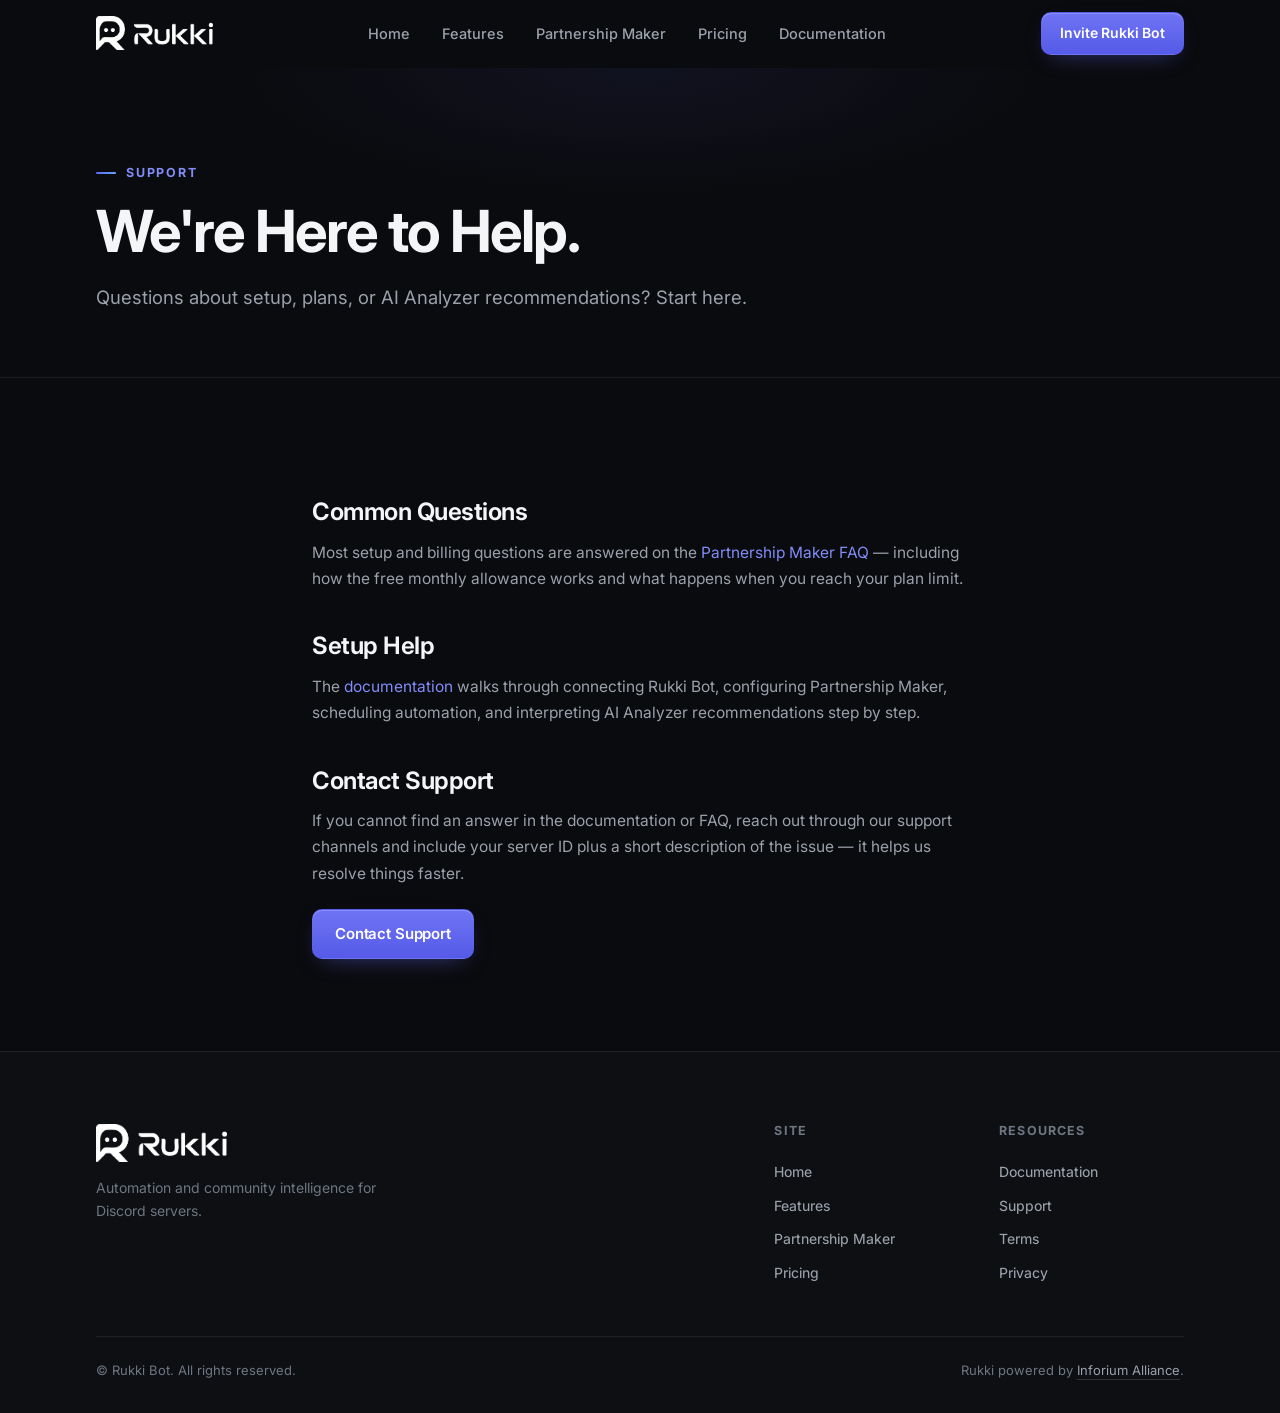
<file: support.html>
<!DOCTYPE html>
<html lang="en">
<head>
  <meta charset="UTF-8">
  <meta name="viewport" content="width=device-width, initial-scale=1.0">
  <title>Support — Rukki Bot</title>
  <meta name="description" content="Get help with Rukki Bot, Partnership Maker, and AI Analyzer.">
  <meta name="theme-color" content="#0a0b0e">
  <link rel="icon" type="image/x-icon" href="assets/favicon.ico">
  <link rel="icon" type="image/png" sizes="32x32" href="assets/favicon-32.png">
  <link rel="icon" type="image/png" sizes="192x192" href="assets/favicon-192.png">
  <link rel="icon" type="image/png" sizes="512x512" href="assets/favicon.png">
  <link rel="apple-touch-icon" sizes="180x180" href="assets/favicon-180.png">
  <meta property="og:image" content="assets/Logo_Rukki_1.png">
  <link rel="preconnect" href="https://fonts.googleapis.com">
  <link rel="preconnect" href="https://fonts.gstatic.com" crossorigin>
  <link rel="stylesheet" href="https://fonts.googleapis.com/css2?family=Inter:wght@400;500;600;700;800&display=swap">
  <link rel="stylesheet" href="assets/css/styles.css">
</head>
<body>
  <a class="skip-link" href="#main">Skip to content</a>

  <header class="site-header">
    <div class="container header-inner">
      <a class="brand" href="index.html" aria-label="Rukki Bot home">
        <img class="brand-logo brand-logo--wide" src="assets/Logo_Rukki_1.png" alt="Rukki Bot" width="5382" height="1563" decoding="async" fetchpriority="high">
        <img class="brand-logo brand-logo--icon" src="assets/Logo_Rukki.png" alt="Rukki Bot" width="1329" height="1563" decoding="async">
      </a>
      <nav class="primary-nav" id="primary-nav" aria-label="Primary">
        <ul>
          <li><a href="index.html">Home</a></li>
          <li><a href="features.html">Features</a></li>
          <li><a href="partnership-maker/">Partnership Maker</a></li>
          <li><a href="pricing.html">Pricing</a></li>
          <li><a href="documentation.html">Documentation</a></li>
        </ul>
      </nav>
      <div class="header-cta">
        <a class="btn btn-primary" href="https://discord.com/oauth2/authorize?client_id=1541049924756439161&permissions=10240&integration_type=0&scope=bot" target="_blank" rel="noopener noreferrer"><span>Invite Rukki Bot</span></a>
        <button class="nav-toggle" aria-expanded="false" aria-controls="primary-nav" aria-label="Toggle navigation menu">
          <span></span>
          <span></span>
          <span></span>
        </button>
      </div>
    </div>
  </header>

  <main id="main">

    <section class="page-hero">
      <div class="container">
        <p class="eyebrow reveal">Support</p>
        <h1 class="h1 reveal">We're Here to Help.</h1>
        <p class="lede reveal reveal-d1">Questions about setup, plans, or AI Analyzer recommendations? Start here.</p>
      </div>
    </section>

    <section class="section-tight">
      <div class="container prose">
        <h2>Common Questions</h2>
        <p>Most setup and billing questions are answered on the <a href="partnership-maker/#faq">Partnership Maker FAQ</a> — including how the free monthly allowance works and what happens when you reach your plan limit.</p>

        <h2>Setup Help</h2>
        <p>The <a href="documentation.html">documentation</a> walks through connecting Rukki Bot, configuring Partnership Maker, scheduling automation, and interpreting AI Analyzer recommendations step by step.</p>

        <h2>Contact Support</h2>
        <p>If you cannot find an answer in the documentation or FAQ, reach out through our support channels and include your server ID plus a short description of the issue — it helps us resolve things faster.</p>
        <p style="margin-top: 22px;"><a class="btn btn-primary" href="#">Contact Support</a></p>
      </div>
    </section>

  </main>

  <footer class="site-footer">
    <div class="container">
      <div class="footer-grid">
        <div class="footer-brand">
                    <a class="brand" href="index.html" aria-label="Rukki Bot home">
                  <img class="brand-logo brand-logo--wide" src="assets/Logo_Rukki_1.png" alt="Rukki Bot" width="5382" height="1563" loading="lazy" decoding="async">
                  <img class="brand-logo brand-logo--icon" src="assets/Logo_Rukki.png" alt="Rukki Bot" width="1329" height="1563" loading="lazy" decoding="async">
                </a>
          <p>Automation and community intelligence for Discord servers.</p>
        </div>
        <div class="footer-cols">
          <nav class="footer-col" aria-label="Site">
            <h3>Site</h3>
            <div class="footer-links">
              <a href="index.html">Home</a>
              <a href="features.html">Features</a>
              <a href="partnership-maker/">Partnership Maker</a>
              <a href="pricing.html">Pricing</a>
            </div>
          </nav>
          <nav class="footer-col" aria-label="Resources and legal">
            <h3>Resources</h3>
            <div class="footer-links">
              <a href="documentation.html">Documentation</a>
              <a href="support.html">Support</a>
              <a href="terms.html">Terms</a>
              <a href="privacy.html">Privacy</a>
            </div>
          </nav>
        </div>
      </div>
      <div class="footer-bottom">
        <p>© Rukki Bot. All rights reserved.</p>
        <p>Rukki powered by <a href="https://inforium-alliance.netlify.app/" target="_blank" rel="noopener noreferrer">Inforium Alliance</a>.</p>
      </div>
    </div>
  </footer>

  <script src="assets/js/main.js"></script>
</body>
</html>
</file>
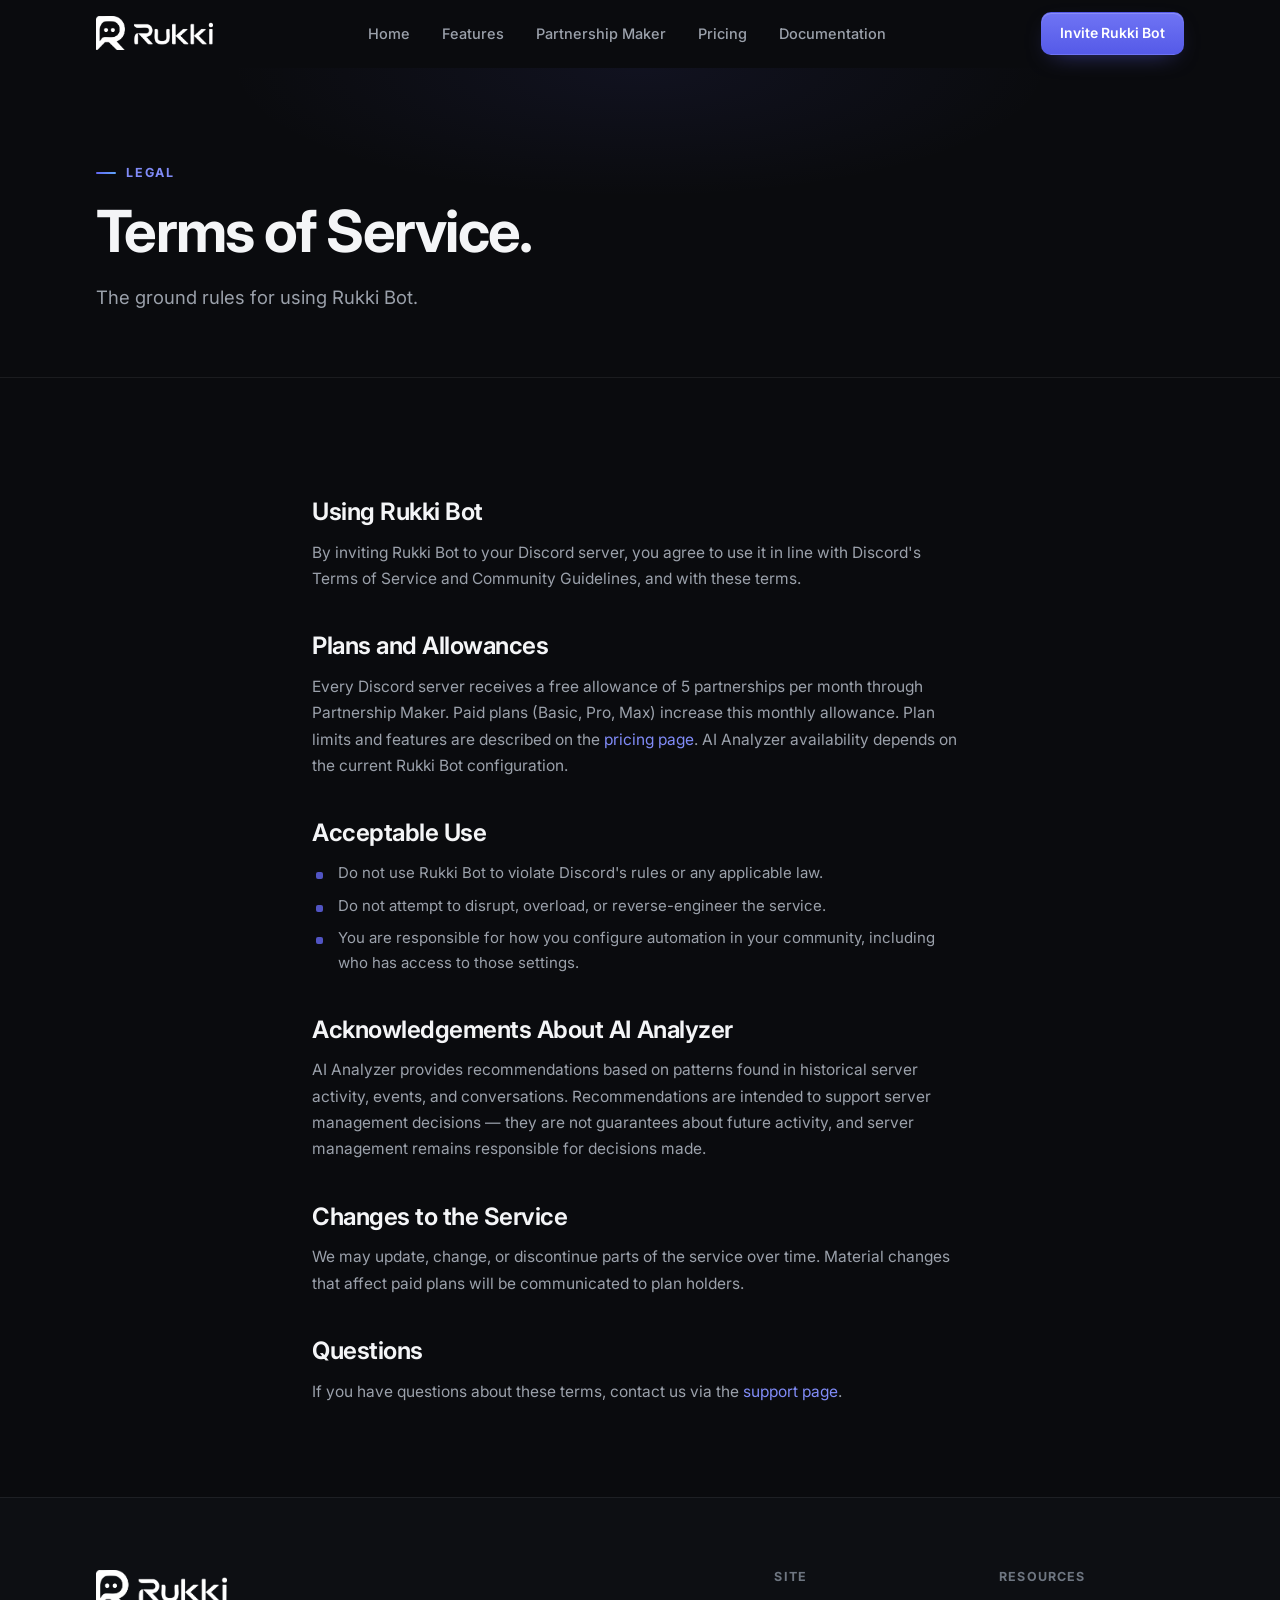
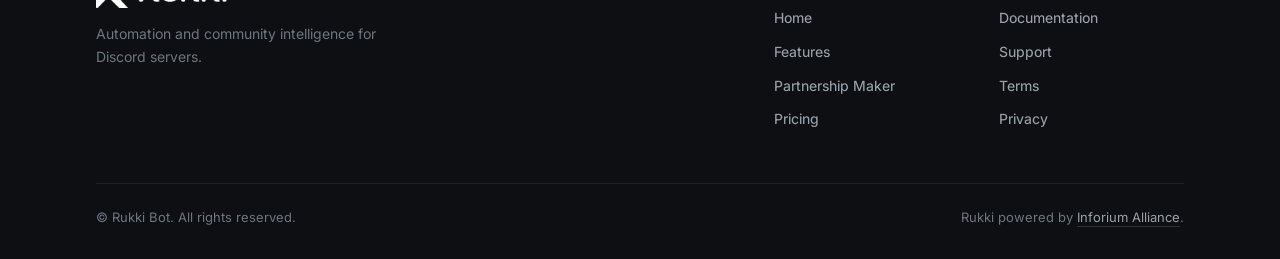
<file: terms.html>
<!DOCTYPE html>
<html lang="en">
<head>
  <meta charset="UTF-8">
  <meta name="viewport" content="width=device-width, initial-scale=1.0">
  <title>Terms of Service — Rukki Bot</title>
  <meta name="description" content="Terms of Service for Rukki Bot.">
  <meta name="theme-color" content="#0a0b0e">
  <link rel="icon" type="image/x-icon" href="assets/favicon.ico">
  <link rel="icon" type="image/png" sizes="32x32" href="assets/favicon-32.png">
  <link rel="icon" type="image/png" sizes="192x192" href="assets/favicon-192.png">
  <link rel="icon" type="image/png" sizes="512x512" href="assets/favicon.png">
  <link rel="apple-touch-icon" sizes="180x180" href="assets/favicon-180.png">
  <meta property="og:image" content="assets/Logo_Rukki_1.png">
  <link rel="preconnect" href="https://fonts.googleapis.com">
  <link rel="preconnect" href="https://fonts.gstatic.com" crossorigin>
  <link rel="stylesheet" href="https://fonts.googleapis.com/css2?family=Inter:wght@400;500;600;700;800&display=swap">
  <link rel="stylesheet" href="assets/css/styles.css">
</head>
<body>
  <a class="skip-link" href="#main">Skip to content</a>

  <header class="site-header">
    <div class="container header-inner">
      <a class="brand" href="index.html" aria-label="Rukki Bot home">
        <img class="brand-logo brand-logo--wide" src="assets/Logo_Rukki_1.png" alt="Rukki Bot" width="5382" height="1563" decoding="async" fetchpriority="high">
        <img class="brand-logo brand-logo--icon" src="assets/Logo_Rukki.png" alt="Rukki Bot" width="1329" height="1563" decoding="async">
      </a>
      <nav class="primary-nav" id="primary-nav" aria-label="Primary">
        <ul>
          <li><a href="index.html">Home</a></li>
          <li><a href="features.html">Features</a></li>
          <li><a href="partnership-maker/">Partnership Maker</a></li>
          <li><a href="pricing.html">Pricing</a></li>
          <li><a href="documentation.html">Documentation</a></li>
        </ul>
      </nav>
      <div class="header-cta">
        <a class="btn btn-primary" href="https://discord.com/oauth2/authorize?client_id=1541049924756439161&permissions=10240&integration_type=0&scope=bot" target="_blank" rel="noopener noreferrer"><span>Invite Rukki Bot</span></a>
        <button class="nav-toggle" aria-expanded="false" aria-controls="primary-nav" aria-label="Toggle navigation menu">
          <span></span>
          <span></span>
          <span></span>
        </button>
      </div>
    </div>
  </header>

  <main id="main">

    <section class="page-hero">
      <div class="container">
        <p class="eyebrow reveal">Legal</p>
        <h1 class="h1 reveal">Terms of Service.</h1>
        <p class="lede reveal reveal-d1">The ground rules for using Rukki Bot.</p>
      </div>
    </section>

    <section class="section-tight">
      <div class="container prose">
        <h2>Using Rukki Bot</h2>
        <p>By inviting Rukki Bot to your Discord server, you agree to use it in line with Discord's Terms of Service and Community Guidelines, and with these terms.</p>

        <h2>Plans and Allowances</h2>
        <p>Every Discord server receives a free allowance of 5 partnerships per month through Partnership Maker. Paid plans (Basic, Pro, Max) increase this monthly allowance. Plan limits and features are described on the <a href="pricing.html">pricing page</a>. AI Analyzer availability depends on the current Rukki Bot configuration.</p>

        <h2>Acceptable Use</h2>
        <ul>
          <li>Do not use Rukki Bot to violate Discord's rules or any applicable law.</li>
          <li>Do not attempt to disrupt, overload, or reverse-engineer the service.</li>
          <li>You are responsible for how you configure automation in your community, including who has access to those settings.</li>
        </ul>

        <h2>Acknowledgements About AI Analyzer</h2>
        <p>AI Analyzer provides recommendations based on patterns found in historical server activity, events, and conversations. Recommendations are intended to support server management decisions — they are not guarantees about future activity, and server management remains responsible for decisions made.</p>

        <h2>Changes to the Service</h2>
        <p>We may update, change, or discontinue parts of the service over time. Material changes that affect paid plans will be communicated to plan holders.</p>

        <h2>Questions</h2>
        <p>If you have questions about these terms, contact us via the <a href="support.html">support page</a>.</p>
      </div>
    </section>

  </main>

  <footer class="site-footer">
    <div class="container">
      <div class="footer-grid">
        <div class="footer-brand">
                    <a class="brand" href="index.html" aria-label="Rukki Bot home">
                  <img class="brand-logo brand-logo--wide" src="assets/Logo_Rukki_1.png" alt="Rukki Bot" width="5382" height="1563" loading="lazy" decoding="async">
                  <img class="brand-logo brand-logo--icon" src="assets/Logo_Rukki.png" alt="Rukki Bot" width="1329" height="1563" loading="lazy" decoding="async">
                </a>
          <p>Automation and community intelligence for Discord servers.</p>
        </div>
        <div class="footer-cols">
          <nav class="footer-col" aria-label="Site">
            <h3>Site</h3>
            <div class="footer-links">
              <a href="index.html">Home</a>
              <a href="features.html">Features</a>
              <a href="partnership-maker/">Partnership Maker</a>
              <a href="pricing.html">Pricing</a>
            </div>
          </nav>
          <nav class="footer-col" aria-label="Resources and legal">
            <h3>Resources</h3>
            <div class="footer-links">
              <a href="documentation.html">Documentation</a>
              <a href="support.html">Support</a>
              <a href="terms.html">Terms</a>
              <a href="privacy.html">Privacy</a>
            </div>
          </nav>
        </div>
      </div>
      <div class="footer-bottom">
        <p>© Rukki Bot. All rights reserved.</p>
        <p>Rukki powered by <a href="https://inforium-alliance.netlify.app/" target="_blank" rel="noopener noreferrer">Inforium Alliance</a>.</p>
      </div>
    </div>
  </footer>

  <script src="assets/js/main.js"></script>
</body>
</html>
</file>
<file: assets/css/styles.css>
:root {
  --bg: #0a0b0e;
  --bg-soft: #0d0f13;
  --surface: #101216;
  --surface-2: #14171c;
  --surface-3: #181c22;
  --border: rgba(255, 255, 255, 0.07);
  --border-strong: rgba(255, 255, 255, 0.12);
  --text: #f4f5f7;
  --text-2: #9ba1ab;
  --text-3: #6e7681;
  --accent: #6366f1;
  --accent-strong: #818cf8;
  --accent-soft: rgba(99, 102, 241, 0.14);
  --accent-border: rgba(129, 140, 248, 0.35);
  --blue: #60a5fa;
  --blue-soft: rgba(96, 165, 250, 0.12);
  --green: #34d399;
  --green-soft: rgba(52, 211, 153, 0.12);
  --amber: #fbbf24;
  --amber-soft: rgba(251, 191, 36, 0.12);
  --red: #f87171;
  --font: "Inter", -apple-system, BlinkMacSystemFont, "Segoe UI", Roboto, "Helvetica Neue", Arial, sans-serif;
  --radius-lg: 16px;
  --radius-md: 12px;
  --radius-sm: 9px;
  --shadow-card: 0 1px 2px rgba(0, 0, 0, 0.3), 0 12px 40px -18px rgba(0, 0, 0, 0.55);
  --shadow-float: 0 2px 4px rgba(0, 0, 0, 0.35), 0 30px 70px -28px rgba(0, 0, 0, 0.7);
  --header-h: 68px;
}

*, *::before, *::after { box-sizing: border-box; }

html {
  scroll-behavior: smooth;
  -webkit-text-size-adjust: 100%;
}

body {
  margin: 0;
  font-family: var(--font);
  font-size: 16px;
  line-height: 1.6;
  color: var(--text);
  background-color: var(--bg);
  -webkit-font-smoothing: antialiased;
  text-rendering: optimizeLegibility;
}

h1, h2, h3, h4 { margin: 0; font-weight: 650; letter-spacing: -0.02em; line-height: 1.15; }

p { margin: 0; }

a { color: var(--accent-strong); text-decoration: none; }
a:hover { color: #a5b4fc; }

img, svg { display: block; max-width: 100%; }

button { font-family: inherit; }

ul, ol { margin: 0; padding: 0; list-style: none; }

:focus-visible { outline: 2px solid var(--accent-strong); outline-offset: 3px; border-radius: 4px; }

::selection { background: rgba(99, 102, 241, 0.35); color: #fff; }

.skip-link {
  position: absolute;
  top: -48px;
  left: 16px;
  z-index: 200;
  padding: 10px 16px;
  background: var(--accent);
  color: #fff;
  border-radius: 8px;
  font-weight: 600;
  font-size: 14px;
  transition: top 0.2s ease;
}
.skip-link:focus { top: 12px; color: #fff; }

.container {
  width: 100%;
  max-width: 1152px;
  margin-inline: auto;
  padding-inline: clamp(20px, 4vw, 32px);
}

.section { padding-block: clamp(64px, 9vw, 112px); }
.section-tight { padding-block: clamp(48px, 7vw, 80px); }
.section + .section { padding-top: 0; }

.section-head { max-width: 720px; margin-bottom: clamp(40px, 6vw, 64px); }
.section-head.center { margin-inline: auto; text-align: center; }

.eyebrow {
  display: inline-flex;
  align-items: center;
  gap: 10px;
  margin-bottom: 18px;
  font-size: 12.5px;
  font-weight: 700;
  letter-spacing: 0.14em;
  text-transform: uppercase;
  color: var(--accent-strong);
}
.eyebrow::before {
  content: "";
  width: 20px;
  height: 2px;
  border-radius: 2px;
  background: linear-gradient(90deg, var(--accent), var(--blue));
}

.h1 {
  font-size: clamp(38px, 5.4vw, 58px);
  line-height: 1.06;
  letter-spacing: -0.03em;
  font-weight: 700;
}

.h2 { font-size: clamp(27px, 3.6vw, 38px); letter-spacing: -0.025em; font-weight: 700; }

.h3 { font-size: 17.5px; font-weight: 600; letter-spacing: -0.01em; }

.lede {
  margin-top: 20px;
  max-width: 56ch;
  font-size: clamp(16.5px, 1.6vw, 18.5px);
  line-height: 1.65;
  color: var(--text-2);
}

.section-head .lede { margin-inline: auto; }

.muted { color: var(--text-2); }
.small { font-size: 14px; }

.btn {
  display: inline-flex;
  align-items: center;
  justify-content: center;
  gap: 8px;
  padding: 11px 22px;
  border-radius: 10px;
  border: 1px solid transparent;
  font-size: 15px;
  font-weight: 600;
  letter-spacing: -0.01em;
  cursor: pointer;
  transition: background-color 0.18s ease, border-color 0.18s ease, color 0.18s ease, transform 0.18s ease, box-shadow 0.18s ease;
  white-space: nowrap;
}
.btn:active { transform: translateY(1px); }

.btn-primary {
  background: linear-gradient(180deg, #6f74f4, #555ae8);
  color: #fff;
  box-shadow: inset 0 1px 0 rgba(255, 255, 255, 0.18), 0 8px 24px -12px rgba(99, 102, 241, 0.65);
}
.btn-primary:hover { background: linear-gradient(180deg, #7b80f7, #6166ee); color: #fff; box-shadow: inset 0 1px 0 rgba(255, 255, 255, 0.2), 0 10px 30px -12px rgba(99, 102, 241, 0.75); }

.btn-secondary {
  background: var(--surface-2);
  border-color: var(--border-strong);
  color: var(--text);
}
.btn-secondary:hover { border-color: rgba(255, 255, 255, 0.22); background: var(--surface-3); color: var(--text); }

.btn-ghost { background: transparent; color: var(--text-2); }
.btn-ghost:hover { color: var(--text); background: rgba(255, 255, 255, 0.05); }

.btn-lg { padding: 14px 28px; font-size: 16px; border-radius: 11px; }

.btn-block { width: 100%; }

.btn-row { display: flex; flex-wrap: wrap; gap: 14px; align-items: center; }

.site-header {
  position: sticky;
  top: 0;
  z-index: 100;
  height: var(--header-h);
  display: flex;
  align-items: center;
  border-bottom: 1px solid transparent;
  transition: border-color 0.2s ease, background-color 0.2s ease;
}
.site-header.scrolled {
  background: rgba(10, 11, 14, 0.82);
  backdrop-filter: blur(14px);
  -webkit-backdrop-filter: blur(14px);
  border-bottom-color: var(--border);
}

.header-inner { display: flex; align-items: center; justify-content: space-between; gap: 24px; width: 100%; }

.brand { display: inline-flex; align-items: center; gap: 11px; font-weight: 700; font-size: 17px; letter-spacing: -0.02em; color: var(--text); }
.brand:hover { color: var(--text); }
.brand-mark {
  width: 32px;
  height: 32px;
  border-radius: 9px;
  display: grid;
  place-items: center;
  background: linear-gradient(135deg, #6f74f4 0%, #4f46e5 60%, #4338ca 100%);
  box-shadow: inset 0 1px 0 rgba(255, 255, 255, 0.25), 0 4px 14px -6px rgba(79, 70, 229, 0.7);
  flex-shrink: 0;
}
.brand-mark svg { width: 17px; height: 17px; }

/* Logo images — both assets are pure-black on transparent, so invert for dark theme */
.brand-logo {
  display: block;
  height: 36px;
  width: auto;
  max-width: 180px;
  object-fit: contain;
  filter: brightness(0) invert(1);
  flex-shrink: 0;
}
.brand-logo--wide {
  height: 34px;
  max-width: 175px;
}
.brand-logo--icon {
  height: 36px;
  width: auto;
  max-width: 52px;
  display: none;
  filter: brightness(0) invert(1);
}
.footer-brand .brand-logo {
  height: 38px;
  max-width: 160px;
}
.footer-brand .brand-logo--icon {
  height: 42px;
  max-width: 58px;
}
@media (max-width: 560px) {
  .site-header .brand-logo--wide { display: none; }
  .site-header .brand-logo--icon { display: block; }
  .brand { gap: 8px; }
}
/* Footer always shows wide logo for readability — icon stays as favicon/mobile header only */
.footer-brand .brand-logo--wide { display: block !important; }
.footer-brand .brand-logo--icon { display: none !important; }

.primary-nav ul { display: flex; align-items: center; gap: 4px; }
.primary-nav a {
  display: inline-flex;
  align-items: center;
  padding: 8px 14px;
  border-radius: 8px;
  font-size: 14.5px;
  font-weight: 500;
  color: var(--text-2);
  transition: color 0.15s ease, background-color 0.15s ease;
}
.primary-nav a:hover { color: var(--text); background: rgba(255, 255, 255, 0.05); }
.primary-nav a[aria-current="page"] { color: var(--text); background: rgba(255, 255, 255, 0.07); font-weight: 600; }
.primary-nav a[aria-current="page"]::after {
  content: "";
  position: absolute;
}
.header-cta { display: flex; align-items: center; gap: 12px; }
.header-cta .btn { padding: 9px 18px; font-size: 14px; }

.nav-toggle {
  display: none;
  flex-direction: column;
  justify-content: center;
  gap: 5px;
  width: 42px;
  height: 42px;
  padding: 0 10px;
  background: transparent;
  border: 1px solid var(--border-strong);
  border-radius: 9px;
  cursor: pointer;
}
.nav-toggle span {
  display: block;
  height: 2px;
  width: 100%;
  background: var(--text);
  border-radius: 2px;
  transition: transform 0.22s ease, opacity 0.22s ease;
}

.hero {
  position: relative;
  overflow: hidden;
  padding-top: clamp(56px, 8vw, 96px);
  padding-bottom: clamp(56px, 8vw, 88px);
}
.hero::before {
  content: "";
  position: absolute;
  inset: 0;
  background:
    radial-gradient(52% 42% at 78% 0%, rgba(99, 102, 241, 0.09), transparent 70%),
    radial-gradient(40% 36% at 8% 12%, rgba(96, 165, 250, 0.05), transparent 70%);
  pointer-events: none;
}
.hero-grid {
  position: relative;
  display: grid;
  grid-template-columns: minmax(0, 1fr) minmax(0, 1.08fr);
  gap: clamp(40px, 5vw, 72px);
  align-items: center;
}
.hero-copy .lede { max-width: 50ch; }
.hero-copy .btn-row { margin-top: 32px; }
.hero-note {
  display: flex;
  align-items: center;
  gap: 9px;
  margin-top: 26px;
  font-size: 13.5px;
  color: var(--text-3);
}
.hero-note svg { width: 15px; height: 15px; color: var(--green); flex-shrink: 0; }

.dash-stack { display: grid; gap: 18px; }

.app-frame {
  background: linear-gradient(180deg, rgba(255, 255, 255, 0.02), rgba(255, 255, 255, 0) 120px), var(--surface);
  border: 1px solid var(--border-strong);
  border-radius: var(--radius-lg);
  box-shadow: var(--shadow-float);
  overflow: hidden;
}
.frame-bar {
  display: flex;
  align-items: center;
  gap: 6px;
  padding: 12px 16px;
  border-bottom: 1px solid var(--border);
  background: rgba(255, 255, 255, 0.02);
}
.frame-dot { width: 10px; height: 10px; border-radius: 50%; background: rgba(255, 255, 255, 0.12); }
.frame-label {
  margin-left: 10px;
  font-size: 12px;
  font-weight: 500;
  color: var(--text-3);
  letter-spacing: 0.02em;
}

.app-head {
  display: flex;
  align-items: center;
  justify-content: space-between;
  gap: 14px;
  padding: 18px 22px 16px;
}
.app-title { display: flex; align-items: center; gap: 11px; font-size: 15.5px; font-weight: 650; letter-spacing: -0.01em; }
.app-icon {
  width: 30px;
  height: 30px;
  border-radius: 8px;
  display: grid;
  place-items: center;
  background: var(--accent-soft);
  border: 1px solid var(--accent-border);
  color: var(--accent-strong);
  flex-shrink: 0;
}
.app-icon svg { width: 15px; height: 15px; }
.app-icon.blue { background: var(--blue-soft); border-color: rgba(96, 165, 250, 0.3); color: var(--blue); }

.pill {
  display: inline-flex;
  align-items: center;
  gap: 7px;
  padding: 4px 11px;
  border-radius: 999px;
  font-size: 12px;
  font-weight: 600;
  letter-spacing: 0.01em;
  white-space: nowrap;
  border: 1px solid var(--border-strong);
  color: var(--text-2);
  background: rgba(255, 255, 255, 0.04);
}
.pill .dot { width: 6px; height: 6px; border-radius: 50%; background: currentColor; flex-shrink: 0; }
.pill-on { color: var(--green); background: var(--green-soft); border-color: rgba(52, 211, 153, 0.3); }
.pill-warn { color: var(--amber); background: var(--amber-soft); border-color: rgba(251, 191, 36, 0.3); }
.pill-blue { color: var(--blue); background: var(--blue-soft); border-color: rgba(96, 165, 250, 0.3); }
.pill-accent { color: var(--accent-strong); background: var(--accent-soft); border-color: var(--accent-border); }
.pulse { animation: pulse 2.4s ease-in-out infinite; }
@keyframes pulse { 0%, 100% { opacity: 1; } 50% { opacity: 0.35; } }

.toggle {
  display: inline-flex;
  align-items: center;
  gap: 10px;
  font-size: 13.5px;
  font-weight: 600;
}
.toggle-track {
  width: 40px;
  height: 22px;
  border-radius: 999px;
  background: var(--green-soft);
  border: 1px solid rgba(52, 211, 153, 0.4);
  position: relative;
  flex-shrink: 0;
}
.toggle-track::after {
  content: "";
  position: absolute;
  top: 50%;
  right: 3px;
  transform: translateY(-50%);
  width: 14px;
  height: 14px;
  border-radius: 50%;
  background: var(--green);
  box-shadow: 0 1px 3px rgba(0, 0, 0, 0.4);
}

.stat-grid {
  display: grid;
  grid-template-columns: repeat(2, 1fr);
  border-top: 1px solid var(--border);
}
.stat-cell { padding: 15px 22px; border-bottom: 1px solid var(--border); }
.stat-cell:nth-child(odd) { border-right: 1px solid var(--border); }
.stat-cell.full { grid-column: 1 / -1; border-right: none; }
.stat-label { font-size: 12px; font-weight: 600; letter-spacing: 0.06em; text-transform: uppercase; color: var(--text-3); margin-bottom: 5px; }
.stat-value { font-size: 15px; font-weight: 600; font-variant-numeric: tabular-nums; letter-spacing: -0.01em; }
.stat-value.ok { color: var(--green); }

.queue { border-top: 1px solid var(--border); }
.queue-row {
  display: flex;
  align-items: center;
  justify-content: space-between;
  gap: 12px;
  padding: 13px 22px;
  border-bottom: 1px solid var(--border);
  font-size: 14px;
}
.queue-row:last-child { border-bottom: none; }
.queue-name { display: flex; align-items: center; gap: 11px; font-weight: 500; min-width: 0; }
.queue-avatar {
  width: 26px;
  height: 26px;
  border-radius: 7px;
  flex-shrink: 0;
  display: grid;
  place-items: center;
  font-size: 11.5px;
  font-weight: 700;
  color: #fff;
  background: linear-gradient(135deg, #4f46e5, #2563eb);
}
.queue-avatar.alt { background: linear-gradient(135deg, #7c3aed, #db2777); }
.queue-avatar.alt2 { background: linear-gradient(135deg, #0891b2, #2563eb); }

.progress-wrap { padding: 16px 22px 20px; border-top: 1px solid var(--border); }
.progress-meta { display: flex; justify-content: space-between; align-items: baseline; margin-bottom: 9px; font-size: 13px; color: var(--text-3); }
.progress-meta strong { color: var(--text); font-weight: 600; font-variant-numeric: tabular-nums; }
.progress { height: 8px; border-radius: 999px; background: rgba(255, 255, 255, 0.07); overflow: hidden; }
.progress i {
  display: block;
  height: 100%;
  width: 60%;
  border-radius: inherit;
  background: linear-gradient(90deg, var(--accent), var(--blue));
}

.spark-wrap { padding: 4px 22px 20px; border-top: 1px solid var(--border); }
.spark-caption { display: flex; justify-content: space-between; align-items: baseline; margin-bottom: 10px; font-size: 12.5px; color: var(--text-3); }
.spark-caption strong { color: var(--text-2); font-weight: 600; }
.sparkline { width: 100%; height: auto; }

.reco-list { border-top: 1px solid var(--border); }
.reco-item { padding: 17px 22px; border-bottom: 1px solid var(--border); }
.reco-item:last-child { border-bottom: none; }
.reco-title { display: flex; align-items: flex-start; gap: 11px; font-size: 14.5px; font-weight: 600; letter-spacing: -0.01em; }
.reco-num {
  width: 22px;
  height: 22px;
  border-radius: 7px;
  background: var(--accent-soft);
  border: 1px solid var(--accent-border);
  color: var(--accent-strong);
  display: grid;
  place-items: center;
  font-size: 11.5px;
  font-weight: 700;
  flex-shrink: 0;
  margin-top: 1px;
}
.reco-reason { margin: 8px 0 0 33px; font-size: 13.5px; line-height: 1.6; color: var(--text-2); }

.card-grid { display: grid; grid-template-columns: repeat(3, 1fr); gap: 18px; }
.card {
  background: linear-gradient(180deg, rgba(255, 255, 255, 0.018), rgba(255, 255, 255, 0) 140px), var(--surface);
  border: 1px solid var(--border);
  border-radius: var(--radius-lg);
  padding: 26px;
  transition: border-color 0.2s ease, transform 0.2s ease, background-color 0.2s ease;
}
.card:hover { border-color: var(--border-strong); transform: translateY(-2px); }
.card p { margin-top: 10px; font-size: 14.5px; line-height: 1.62; color: var(--text-2); }

.icon-chip {
  width: 42px;
  height: 42px;
  border-radius: 11px;
  display: grid;
  place-items: center;
  background: var(--accent-soft);
  border: 1px solid rgba(129, 140, 248, 0.22);
  color: var(--accent-strong);
  margin-bottom: 18px;
}
.icon-chip svg { width: 20px; height: 20px; }
.icon-chip.blue { background: var(--blue-soft); border-color: rgba(96, 165, 250, 0.22); color: var(--blue); }
.icon-chip.green { background: var(--green-soft); border-color: rgba(52, 211, 153, 0.22); color: var(--green); }
.icon-chip.amber { background: var(--amber-soft); border-color: rgba(251, 191, 36, 0.22); color: var(--amber); }

.steps { display: grid; grid-template-columns: repeat(4, 1fr); gap: 20px; counter-reset: step; }
.step { position: relative; padding: 26px 22px; background: var(--surface); border: 1px solid var(--border); border-radius: var(--radius-lg); }
.step-n {
  width: 34px;
  height: 34px;
  border-radius: 10px;
  display: grid;
  place-items: center;
  background: var(--accent-soft);
  border: 1px solid var(--accent-border);
  color: var(--accent-strong);
  font-size: 14px;
  font-weight: 700;
  font-variant-numeric: tabular-nums;
  margin-bottom: 16px;
}
.step h3 { font-size: 16px; }
.step p { margin-top: 8px; font-size: 14px; line-height: 1.6; color: var(--text-2); }
.steps.connect .step:not(:last-child)::after {
  content: "";
  position: absolute;
  top: 42px;
  right: -14px;
  width: 8px;
  height: 8px;
  border-top: 2px solid var(--border-strong);
  border-right: 2px solid var(--border-strong);
  transform: rotate(45deg);
}

.chips { display: flex; flex-wrap: wrap; gap: 10px; }
.chip {
  display: inline-flex;
  align-items: center;
  gap: 8px;
  padding: 7px 14px;
  border-radius: 999px;
  border: 1px solid var(--border-strong);
  background: var(--surface-2);
  font-size: 13.5px;
  font-weight: 500;
  color: var(--text-2);
}
.chip svg { width: 13px; height: 13px; color: var(--accent-strong); flex-shrink: 0; }

.callout {
  display: flex;
  gap: 18px;
  padding: 24px 26px;
  border: 1px solid var(--border);
  border-left: 3px solid var(--accent);
  border-radius: var(--radius-md);
  background: linear-gradient(90deg, rgba(99, 102, 241, 0.06), rgba(99, 102, 241, 0) 55%), var(--surface);
}
.callout-icon { color: var(--accent-strong); flex-shrink: 0; margin-top: 2px; }
.callout-icon svg { width: 21px; height: 21px; }
.callout h3 { font-size: 16px; }
.callout p { margin-top: 7px; font-size: 14.5px; line-height: 1.62; color: var(--text-2); }

.ai-section {
  position: relative;
}
.ai-shell {
  position: relative;
  border: 1px solid var(--border);
  border-radius: 22px;
  background:
    radial-gradient(60% 46% at 50% 0%, rgba(99, 102, 241, 0.07), transparent 70%),
    var(--bg-soft);
  padding: clamp(32px, 5vw, 64px);
}
.ai-shell > * { position: relative; }

.quote-card {
  position: relative;
  max-width: 780px;
  margin-inline: auto;
  padding: clamp(30px, 5vw, 48px);
  border: 1px solid var(--accent-border);
  border-radius: 22px;
  background:
    radial-gradient(80% 90% at 85% 0%, rgba(99, 102, 241, 0.1), transparent 65%),
    var(--surface);
  box-shadow: var(--shadow-float);
}
.quote-tag {
  display: inline-flex;
  align-items: center;
  gap: 8px;
  margin-bottom: 22px;
  font-size: 12px;
  font-weight: 700;
  letter-spacing: 0.12em;
  text-transform: uppercase;
  color: var(--accent-strong);
}
.quote-tag svg { width: 15px; height: 15px; }
.quote-text { font-size: clamp(19px, 2.4vw, 24px); line-height: 1.42; font-weight: 550; letter-spacing: -0.015em; }
.quote-sub { margin-top: 26px; padding-top: 24px; border-top: 1px solid var(--border); }
.quote-kicker { font-size: 13px; font-weight: 700; letter-spacing: 0.08em; text-transform: uppercase; color: var(--text-3); margin-bottom: 10px; }
.quote-answer { font-size: 16.5px; line-height: 1.6; font-weight: 550; }
.quote-why { margin-top: 18px; font-size: 14.5px; line-height: 1.62; color: var(--text-2); }
.source-pill {
  display: inline-flex;
  align-items: center;
  gap: 8px;
  margin-top: 24px;
  padding: 7px 14px;
  border-radius: 999px;
  background: var(--surface-2);
  border: 1px solid var(--border-strong);
  font-size: 12.5px;
  font-weight: 600;
  color: var(--text-2);
}
.source-pill svg { width: 13px; height: 13px; color: var(--green); }

.value-grid { display: grid; grid-template-columns: 1fr 1fr; gap: 20px; }
.value-card {
  display: flex;
  flex-direction: column;
  padding: clamp(28px, 4vw, 40px);
  border: 1px solid var(--border);
  border-radius: 20px;
  background: linear-gradient(180deg, rgba(255, 255, 255, 0.02), rgba(255, 255, 255, 0) 160px), var(--surface);
  transition: border-color 0.2s ease, transform 0.2s ease;
}
.value-card:hover { border-color: var(--border-strong); transform: translateY(-3px); }
.value-card .icon-chip { width: 46px; height: 46px; }
.value-card h3 { font-size: 21px; margin-top: 6px; }
.value-card p { margin-top: 12px; font-size: 15.5px; line-height: 1.62; color: var(--text-2); }
.value-card .btn { margin-top: 26px; align-self: flex-start; }
.flow-strip {
  display: grid;
  grid-template-columns: 1fr auto 1fr;
  align-items: stretch;
  gap: 14px;
  margin-top: 22px;
  padding: 22px 26px;
  border: 1px dashed var(--border-strong);
  border-radius: var(--radius-md);
  background: var(--bg-soft);
}
.flow-item { display: flex; align-items: center; gap: 13px; font-size: 14.5px; font-weight: 500; color: var(--text-2); }
.flow-item strong { color: var(--text); font-weight: 600; }
.flow-item .flow-badge {
  width: 34px;
  height: 34px;
  border-radius: 9px;
  display: grid;
  place-items: center;
  flex-shrink: 0;
  background: var(--accent-soft);
  border: 1px solid var(--accent-border);
  color: var(--accent-strong);
}
.flow-item .flow-badge svg { width: 16px; height: 16px; }
.flow-arrow { display: grid; place-items: center; color: var(--text-3); }
.flow-arrow svg { width: 20px; height: 20px; }

.free-band {
  position: relative;
  overflow: hidden;
  border: 1px solid var(--border);
  border-radius: 22px;
  padding: clamp(40px, 6vw, 72px);
  text-align: center;
  background:
    radial-gradient(55% 80% at 50% 0%, rgba(99, 102, 241, 0.1), transparent 70%),
    var(--bg-soft);
}
.free-count {
  display: inline-flex;
  align-items: baseline;
  gap: 10px;
  font-weight: 750;
  letter-spacing: -0.03em;
  color: var(--text);
}
.free-count .n { font-size: clamp(44px, 7vw, 68px); background: linear-gradient(135deg, #a5b4fc, #60a5fa); -webkit-background-clip: text; background-clip: text; -webkit-text-fill-color: transparent; }
.free-count .unit { font-size: clamp(16px, 2vw, 20px); color: var(--text-2); font-weight: 550; }
.free-band .lede { margin-inline: auto; }
.free-band .btn-row { justify-content: center; margin-top: 30px; }

.billing-toggle {
  display: inline-flex;
  padding: 4px;
  border: 1px solid var(--border-strong);
  border-radius: 999px;
  background: var(--surface);
  gap: 2px;
  margin-top: 26px;
}
.billing-btn {
  padding: 8px 20px;
  border: none;
  border-radius: 999px;
  background: transparent;
  color: var(--text-2);
  font-size: 14px;
  font-weight: 600;
  cursor: pointer;
  transition: background-color 0.15s ease, color 0.15s ease;
}
.billing-btn[aria-pressed="true"] { background: var(--surface-3); color: var(--text); box-shadow: inset 0 0 0 1px var(--border-strong); }

.plans { display: grid; grid-template-columns: repeat(3, 1fr); gap: 18px; align-items: stretch; }
.plan {
  position: relative;
  display: flex;
  flex-direction: column;
  padding: 30px 28px;
  border: 1px solid var(--border);
  border-radius: 20px;
  background: linear-gradient(180deg, rgba(255, 255, 255, 0.018), rgba(255, 255, 255, 0) 140px), var(--surface);
}
.plan.featured { border-color: var(--accent-border); box-shadow: 0 0 0 1px var(--accent-border), 0 24px 60px -30px rgba(99, 102, 241, 0.4); background: radial-gradient(90% 60% at 50% 0%, rgba(99, 102, 241, 0.08), transparent 70%), var(--surface); }
.plan-flag {
  position: absolute;
  top: -13px;
  left: 50%;
  transform: translateX(-50%);
  padding: 5px 14px;
  border-radius: 999px;
  background: linear-gradient(135deg, #6f74f4, #4f46e5);
  color: #fff;
  font-size: 11px;
  font-weight: 700;
  letter-spacing: 0.1em;
  text-transform: uppercase;
  box-shadow: 0 6px 18px -8px rgba(79, 70, 229, 0.8);
  white-space: nowrap;
}
.plan-name { font-size: 17px; font-weight: 650; }
.plan-quota { margin-top: 6px; font-size: 14px; color: var(--text-2); font-variant-numeric: tabular-nums; }
.plan-price { display: flex; align-items: baseline; gap: 7px; margin-top: 22px; }
.price-amount { font-size: 38px; font-weight: 720; letter-spacing: -0.03em; font-variant-numeric: tabular-nums; }
.price-period { font-size: 14.5px; color: var(--text-3); font-weight: 500; }
.plan-desc { margin-top: 14px; font-size: 14px; line-height: 1.6; color: var(--text-2); }
.plan .btn { margin-top: 24px; }
.plans-note { margin-top: 26px; text-align: center; font-size: 14px; color: var(--text-3); }

.table-wrap {
  border: 1px solid var(--border);
  border-radius: var(--radius-lg);
  background: var(--surface);
  overflow-x: auto;
  -webkit-overflow-scrolling: touch;
}
.compare-table { width: 100%; min-width: 760px; border-collapse: collapse; font-size: 14.5px; }
.compare-table th, .compare-table td { padding: 15px 20px; text-align: center; border-bottom: 1px solid var(--border); font-variant-numeric: tabular-nums; }
.compare-table tr:last-child td { border-bottom: none; }
.compare-table thead th { font-size: 13px; font-weight: 600; letter-spacing: 0.02em; color: var(--text-2); background: rgba(255, 255, 255, 0.02); }
.compare-table tbody th { text-align: left; font-weight: 500; color: var(--text-2); }
.compare-table td { color: var(--text); font-weight: 500; }
.compare-table .col-hl { background: rgba(99, 102, 241, 0.05); }
.check { display: inline-block; width: 18px; height: 18px; color: var(--green); }
.check svg { width: 100%; height: 100%; }
.cross { display: inline-block; width: 15px; height: 15px; color: var(--text-3); opacity: 0.75; }
.cross svg { width: 100%; height: 100%; }
.plan-perk {
  display: inline-flex;
  align-items: center;
  gap: 8px;
  align-self: flex-start;
  margin-top: 16px;
  padding: 7px 14px;
  border-radius: 999px;
  background: var(--accent-soft);
  border: 1px solid var(--accent-border);
  color: var(--accent-strong);
  font-size: 12.5px;
  font-weight: 600;
  white-space: nowrap;
}
.plan-perk svg { width: 13px; height: 13px; flex-shrink: 0; }

.ai-avail {
  display: flex;
  flex-wrap: wrap;
  align-items: center;
  justify-content: space-between;
  gap: 16px;
  margin-top: 18px;
  padding: 22px 26px;
  border: 1px dashed var(--border-strong);
  border-radius: var(--radius-md);
  background: var(--bg-soft);
}
.ai-avail-copy { display: flex; align-items: center; gap: 14px; }
.ai-avail-copy .app-icon { width: 38px; height: 38px; }
.ai-avail-copy .app-icon svg { width: 18px; height: 18px; }
.ai-avail h3 { font-size: 15.5px; }
.ai-avail p { margin-top: 3px; font-size: 13.5px; color: var(--text-3); }

.trust-grid { display: grid; grid-template-columns: repeat(2, 1fr); gap: 18px; margin-top: 40px; }
.trust-item { display: flex; gap: 15px; padding: 22px; border: 1px solid var(--border); border-radius: var(--radius-md); background: var(--surface); }
.trust-item svg { width: 19px; height: 19px; color: var(--accent-strong); flex-shrink: 0; margin-top: 3px; }
.trust-item h3 { font-size: 15px; }
.trust-item p { margin-top: 6px; font-size: 14px; line-height: 1.6; color: var(--text-2); }

.faq { max-width: 780px; margin-inline: auto; border-top: 1px solid var(--border); }
.faq details { border-bottom: 1px solid var(--border); }
.faq summary {
  display: flex;
  align-items: center;
  justify-content: space-between;
  gap: 18px;
  padding: 21px 4px;
  cursor: pointer;
  font-size: 16.5px;
  font-weight: 600;
  letter-spacing: -0.01em;
  list-style: none;
  transition: color 0.15s ease;
}
.faq summary::-webkit-details-marker { display: none; }
.faq summary:hover { color: #dfe2e8; }
.faq-x {
  width: 26px;
  height: 26px;
  border-radius: 8px;
  display: grid;
  place-items: center;
  flex-shrink: 0;
  border: 1px solid var(--border-strong);
  color: var(--text-3);
  transition: transform 0.2s ease, color 0.2s ease;
}
.faq-x svg { width: 13px; height: 13px; }
.faq details[open] .faq-x { transform: rotate(45deg); color: var(--accent-strong); }
.faq-a { padding: 0 44px 22px 4px; font-size: 15px; line-height: 1.66; color: var(--text-2); }

.cta-band {
  position: relative;
  overflow: hidden;
  text-align: center;
  border: 1px solid var(--border);
  border-radius: 26px;
  padding: clamp(52px, 8vw, 96px) clamp(24px, 5vw, 64px);
  background:
    radial-gradient(58% 90% at 50% 0%, rgba(99, 102, 241, 0.11), transparent 72%),
    var(--bg-soft);
}
.cta-band .h2 { max-width: 640px; margin-inline: auto; }
.cta-band .lede { margin-inline: auto; }
.cta-band .btn-row { justify-content: center; margin-top: 34px; }

.site-footer { border-top: 1px solid var(--border); background: var(--bg-soft); padding: clamp(48px, 7vw, 72px) 0 32px; }
.footer-grid { display: grid; grid-template-columns: 1.5fr 1fr; gap: clamp(32px, 5vw, 64px); align-items: start; }
.footer-brand { display: flex; flex-direction: column; align-items: flex-start; gap: 0; }
.footer-brand .brand { margin-bottom: 14px; }
.footer-brand p { max-width: 36ch; font-size: 14px; line-height: 1.65; color: var(--text-3); }
.footer-col h3 { font-size: 12.5px; font-weight: 700; letter-spacing: 0.09em; text-transform: uppercase; color: var(--text-3); margin-bottom: 18px; }
.footer-links { display: flex; flex-direction: column; gap: 2px; }
.footer-links a { display: inline-flex; align-items: center; padding: 6px 0; font-size: 14px; font-weight: 450; color: var(--text-2); transition: color 0.15s ease; line-height: 1.4; }
.footer-links a:hover { color: var(--text); }
.footer-bottom {
  margin-top: clamp(36px, 5vw, 48px);
  padding-top: 24px;
  border-top: 1px solid var(--border);
  display: flex;
  flex-direction: row;
  flex-wrap: wrap;
  align-items: center;
  justify-content: space-between;
  gap: 12px 24px;
}
.footer-bottom p { font-size: 13px; line-height: 1.5; color: var(--text-3); }
.footer-bottom a { color: var(--text-2); text-decoration: none; border-bottom: 1px solid rgba(255,255,255,0.14); padding-bottom: 1px; transition: color 0.15s ease, border-color 0.15s ease; }
.footer-bottom a:hover { color: var(--text); border-bottom-color: rgba(255,255,255,0.35); }

.page-hero { position: relative; overflow: hidden; padding: clamp(56px, 8vw, 88px) 0 clamp(40px, 6vw, 64px); border-bottom: 1px solid var(--border); }
.page-hero::before { content: ""; position: absolute; inset: 0; background: radial-gradient(46% 60% at 50% 0%, rgba(99, 102, 241, 0.08), transparent 70%); pointer-events: none; }
.page-hero .container { position: relative; }
.prose { max-width: 720px; }
.prose h2 { font-size: 24px; margin: 40px 0 14px; }
.prose h3 { font-size: 18px; margin: 32px 0 10px; }
.prose p { margin: 12px 0; color: var(--text-2); font-size: 15.5px; line-height: 1.7; }
.prose ul { margin: 12px 0; padding-left: 4px; }
.prose li { position: relative; padding-left: 22px; margin: 8px 0; color: var(--text-2); font-size: 15px; line-height: 1.65; }
.prose li::before { content: ""; position: absolute; left: 0; top: 11px; width: 7px; height: 7px; border-radius: 2px; background: var(--accent); opacity: 0.8; }

.reveal { opacity: 0; transform: translateY(18px); transition: opacity 0.6s cubic-bezier(0.2, 0.6, 0.25, 1), transform 0.6s cubic-bezier(0.2, 0.6, 0.25, 1); }
.reveal.visible { opacity: 1; transform: none; }
.reveal-d1 { transition-delay: 0.08s; }
.reveal-d2 { transition-delay: 0.16s; }
.reveal-d3 { transition-delay: 0.24s; }

@media (prefers-reduced-motion: reduce) {
  html { scroll-behavior: auto; }
  *, *::before, *::after { animation-duration: 0.001s !important; animation-iteration-count: 1 !important; transition-duration: 0.001s !important; }
  .reveal { opacity: 1; transform: none; }
}

@media (max-width: 1024px) {
  .hero-grid { grid-template-columns: 1fr; }
  .hero-copy { text-align: center; }
  .hero-copy .lede { margin-inline: auto; }
  .hero-copy .btn-row { justify-content: center; }
  .hero-note { justify-content: center; }
  .steps.connect .step:not(:last-child)::after { display: none; }
  .steps { grid-template-columns: repeat(2, 1fr); }
  .card-grid { grid-template-columns: repeat(2, 1fr); }
}

@media (max-width: 900px) {
  .nav-toggle { display: flex; }
  .primary-nav {
    position: fixed;
    top: var(--header-h);
    left: 0;
    right: 0;
    z-index: 99;
    background: rgba(10, 11, 14, 0.97);
    backdrop-filter: blur(16px);
    -webkit-backdrop-filter: blur(16px);
    border-bottom: 1px solid var(--border);
    padding: 10px 20px 22px;
    transform: translateY(-12px);
    opacity: 0;
    visibility: hidden;
    transition: transform 0.22s ease, opacity 0.22s ease, visibility 0.22s;
  }
  body.nav-open .primary-nav { transform: none; opacity: 1; visibility: visible; }
  .primary-nav ul { flex-direction: column; align-items: stretch; gap: 2px; }
  .primary-nav a { padding: 13px 14px; font-size: 16px; border-radius: 10px; }
  .nav-open .nav-toggle span:nth-child(1) { transform: translateY(7px) rotate(45deg); }
  .nav-open .nav-toggle span:nth-child(2) { opacity: 0; }
  .nav-open .nav-toggle span:nth-child(3) { transform: translateY(-7px) rotate(-45deg); }
  .value-grid { grid-template-columns: 1fr; }
  .plans { grid-template-columns: 1fr; max-width: 460px; margin-inline: auto; }
  .plan.featured { order: -1; }
  .footer-grid { grid-template-columns: 1fr; gap: 36px; }
  .footer-cols { gap: 32px; }
  .trust-grid { grid-template-columns: 1fr; }
  .flow-strip { grid-template-columns: 1fr; gap: 16px; }
  .flow-arrow { transform: rotate(90deg); }
}

.pm-split { display: grid; grid-template-columns: 1.15fr 0.85fr; }
.pm-split > * { min-width: 0; }
.pm-split > .pm-side { border-left: 1px solid var(--border); background: rgba(255, 255, 255, 0.012); }
.panel-label { padding: 16px 22px 0; font-size: 11.5px; font-weight: 700; letter-spacing: 0.08em; text-transform: uppercase; color: var(--text-3); }
.pill-red { color: var(--red); background: rgba(248, 113, 113, 0.1); border-color: rgba(248, 113, 113, 0.3); }
.stat-value.lg { font-size: 18.5px; font-weight: 650; }
.action-line { display: flex; align-items: center; gap: 10px; }
.action-line svg { width: 16px; height: 16px; color: var(--amber); flex-shrink: 0; }
.footer-cols { display: grid; grid-template-columns: repeat(2, minmax(0, 1fr)); gap: clamp(24px, 4vw, 40px); align-items: start; }

@media (max-width: 900px) {
  .pm-split { grid-template-columns: 1fr; }
  .pm-split > .pm-side { border-left: none; border-top: 1px solid var(--border); }
}

@media (max-width: 640px) {
  .card-grid { grid-template-columns: 1fr; }
  .steps { grid-template-columns: 1fr; }
  .stat-grid { grid-template-columns: 1fr; }
  .stat-cell:nth-child(odd) { border-right: none; }
  .stat-cell { border-right: none !important; }
  .header-cta .btn span.hide-s { display: none; }
  .quote-card { padding: 26px 22px; }
  .faq-a { padding-right: 8px; }
  .ai-shell { border-radius: 18px; }
  .reco-reason { margin-left: 0; }
  .footer-bottom { flex-direction: column; align-items: flex-start; gap: 8px; }
  .footer-cols { gap: 28px; }
}

@media (max-width: 480px) {
  .footer-cols { grid-template-columns: 1fr; gap: 24px; }
  .site-footer { padding: 40px 0 24px; }
}
</file>
